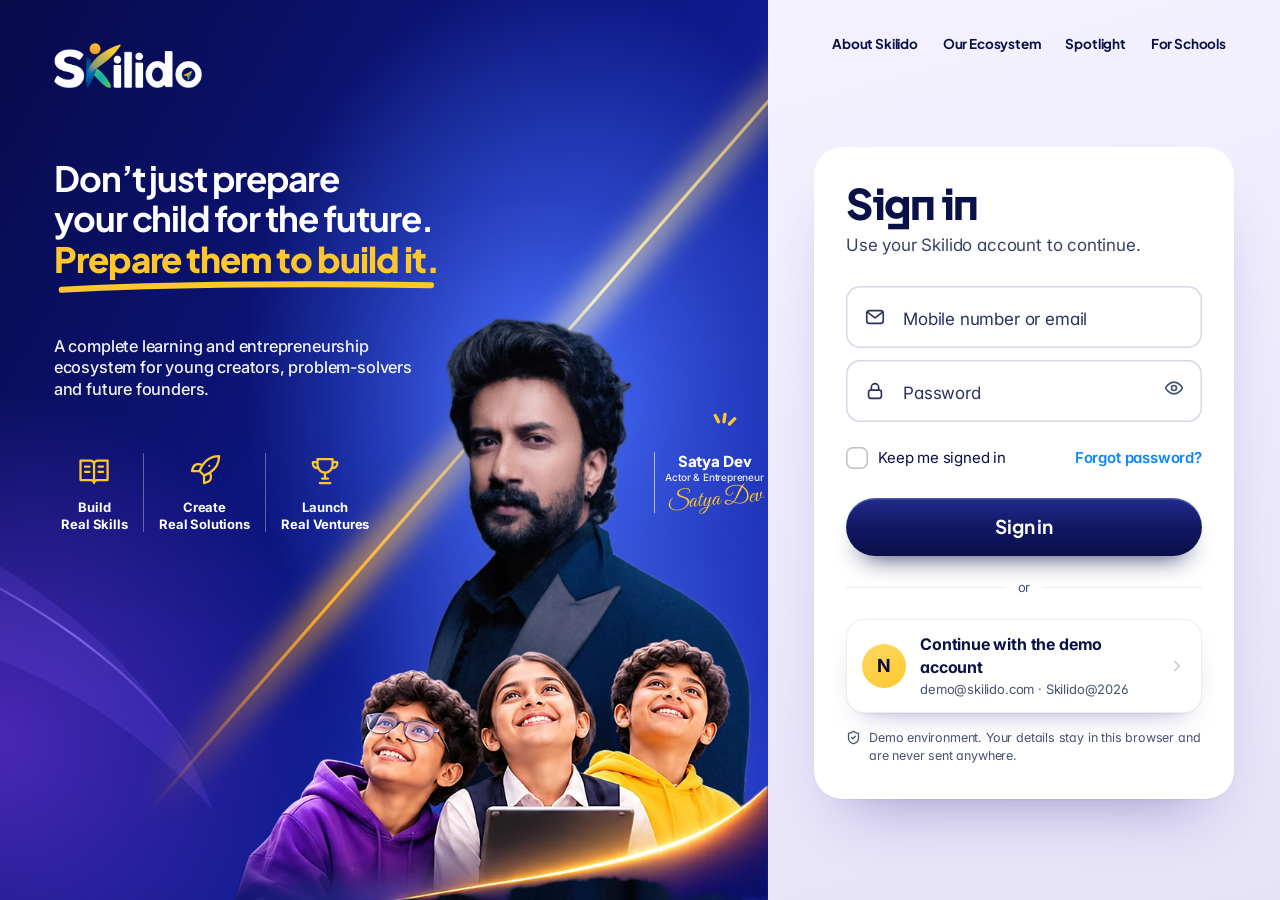
<file: index.html>
<!doctype html>
<html lang="en">
<head>
<meta charset="utf-8">
<meta name="viewport" content="width=device-width, initial-scale=1, viewport-fit=cover">
<title>Skilido</title>
<meta name="description" content="Skilido One: Learn, Ayati Academy, Skill Passport and LifeLab in one place, with one tap to FLY, FLY Bazaar, Spotlight and Icons Family Club.">
<meta name="theme-color" content="#F5F5F7">
<meta name="robots" content="noindex">
<link rel="icon" href="https://skilido.com/favicon-32.png">
<link rel="preconnect" href="https://fonts.googleapis.com">
<link rel="preconnect" href="https://fonts.gstatic.com" crossorigin>
<link href="https://fonts.googleapis.com/css2?family=Inter:opsz,wght@14..32,400..800&family=Plus+Jakarta+Sans:wght@600;700;800&family=Great+Vibes&display=swap" rel="stylesheet">
<link rel="stylesheet" href="styles.css?v=94">
<link rel="stylesheet" href="reference.css?v=94">
</head>
<body>
<a class="skip" href="#screen">Skip to content</a>

<svg width="0" height="0" style="position:absolute" aria-hidden="true">
  <defs>
    <symbol id="i-home" viewBox="0 0 24 24"><path d="m3 9 9-7 9 7v11a2 2 0 0 1-2 2H5a2 2 0 0 1-2-2z"/><path d="M9 22V12h6v10"/></symbol>
    <symbol id="i-book" viewBox="0 0 24 24"><path d="M2 3h6a4 4 0 0 1 4 4v14a3 3 0 0 0-3-3H2z"/><path d="M22 3h-6a4 4 0 0 0-4 4v14a3 3 0 0 1 3-3h7z"/></symbol>
    <symbol id="i-cap" viewBox="0 0 24 24"><path d="M21.42 10.92a1 1 0 0 0-.02-1.84l-8.57-3.9a2 2 0 0 0-1.66 0l-8.57 3.9a1 1 0 0 0 0 1.83l8.57 3.91a2 2 0 0 0 1.66 0z"/><path d="M22 10v6"/><path d="M6 12.5V16a6 3 0 0 0 12 0v-3.5"/></symbol>
    <symbol id="i-idcard" viewBox="0 0 24 24"><path d="M16 10h2"/><path d="M16 14h2"/><path d="M6.17 15a3 3 0 0 1 5.66 0"/><circle cx="9" cy="11" r="2"/><rect x="2" y="5" width="20" height="14" rx="2"/></symbol>
    <symbol id="i-bulb" viewBox="0 0 24 24"><path d="M15 14c.2-1 .7-1.7 1.5-2.5 1-.9 1.5-2.2 1.5-3.5A6 6 0 0 0 6 8c0 1 .2 2.2 1.5 3.5.7.7 1.3 1.5 1.5 2.5"/><path d="M9 18h6"/><path d="M10 22h4"/></symbol>
    <symbol id="i-rocket" viewBox="0 0 24 24"><path d="M4.5 16.5c-1.5 1.26-2 5-2 5s3.74-.5 5-2c.71-.84.7-2.13-.09-2.91a2.18 2.18 0 0 0-2.91-.09z"/><path d="m12 15-3-3a22 22 0 0 1 2-3.95A12.88 12.88 0 0 1 22 2c0 2.72-.78 7.5-6 11a22.35 22.35 0 0 1-4 2z"/><path d="M9 12H4s.55-3.03 2-4c1.62-1.08 5 0 5 0"/><path d="M12 15v5s3.03-.55 4-2c1.08-1.62 0-5 0-5"/></symbol>
    <symbol id="i-store" viewBox="0 0 24 24"><path d="m2 7 4.41-4.41A2 2 0 0 1 7.83 2h8.34a2 2 0 0 1 1.42.59L22 7"/><path d="M4 12v8a2 2 0 0 0 2 2h12a2 2 0 0 0 2-2v-8"/><path d="M15 22v-4a2 2 0 0 0-2-2h-2a2 2 0 0 0-2 2v4"/><path d="M2 7h20"/><path d="M22 7v3a2 2 0 0 1-2 2 2.7 2.7 0 0 1-1.59-.63.7.7 0 0 0-.82 0A2.7 2.7 0 0 1 16 12a2.7 2.7 0 0 1-1.59-.63.7.7 0 0 0-.82 0A2.7 2.7 0 0 1 12 12a2.7 2.7 0 0 1-1.59-.63.7.7 0 0 0-.82 0A2.7 2.7 0 0 1 8 12a2.7 2.7 0 0 1-1.59-.63.7.7 0 0 0-.82 0A2.7 2.7 0 0 1 4 12a2 2 0 0 1-2-2V7"/></symbol>
    <symbol id="i-mic" viewBox="0 0 24 24"><path d="M12 2a3 3 0 0 0-3 3v7a3 3 0 0 0 6 0V5a3 3 0 0 0-3-3Z"/><path d="M19 10v2a7 7 0 0 1-14 0v-2"/><path d="M12 19v3"/></symbol>
    <symbol id="i-users" viewBox="0 0 24 24"><path d="M16 21v-2a4 4 0 0 0-4-4H6a4 4 0 0 0-4 4v2"/><circle cx="9" cy="7" r="4"/><path d="M22 21v-2a4 4 0 0 0-3-3.87"/><path d="M16 3.13a4 4 0 0 1 0 7.75"/></symbol>
    <symbol id="i-bell" viewBox="0 0 24 24"><path d="M6 8a6 6 0 0 1 12 0c0 7 3 9 3 9H3s3-2 3-9"/><path d="M10.3 21a1.94 1.94 0 0 0 3.4 0"/></symbol>
    <symbol id="i-search" viewBox="0 0 24 24"><circle cx="11" cy="11" r="8"/><path d="m21 21-4.3-4.3"/></symbol>
    <symbol id="i-down" viewBox="0 0 24 24"><path d="m6 9 6 6 6-6"/></symbol>
    <symbol id="i-check" viewBox="0 0 24 24"><path d="M20 6 9 17l-5-5"/></symbol>
    <symbol id="i-lock" viewBox="0 0 24 24"><rect x="3" y="11" width="18" height="11" rx="2"/><path d="M7 11V7a5 5 0 0 1 10 0v4"/></symbol>
    <symbol id="i-play" viewBox="0 0 24 24"><path d="M7 4.5v15l12-7.5z" fill="currentColor" stroke="none"/></symbol>
    <symbol id="i-download" viewBox="0 0 24 24"><path d="M21 15v4a2 2 0 0 1-2 2H5a2 2 0 0 1-2-2v-4"/><path d="m7 10 5 5 5-5"/><path d="M12 15V3"/></symbol>
    <symbol id="i-share" viewBox="0 0 24 24"><circle cx="18" cy="5" r="3"/><circle cx="6" cy="12" r="3"/><circle cx="18" cy="19" r="3"/><path d="m8.59 13.51 6.83 3.98"/><path d="m15.41 6.51-6.82 3.98"/></symbol>
    <symbol id="i-star" viewBox="0 0 24 24"><path d="M12 2l3.09 6.26L22 9.27l-5 4.87 1.18 6.88L12 17.77l-6.18 3.25L7 14.14 2 9.27l6.91-1.01z"/></symbol>
    <symbol id="i-ext" viewBox="0 0 24 24"><path d="M7 17 17 7"/><path d="M7 7h10v10"/></symbol>
    <symbol id="i-back" viewBox="0 0 24 24"><path d="M19 12H5"/><path d="m12 19-7-7 7-7"/></symbol>
    <symbol id="i-x" viewBox="0 0 24 24"><path d="M18 6 6 18"/><path d="m6 6 12 12"/></symbol>
    <symbol id="i-arrow" viewBox="0 0 24 24"><path d="M5 12h14"/><path d="m12 5 7 7-7 7"/></symbol>
    <symbol id="i-chev" viewBox="0 0 24 24"><path d="m9 18 6-6-6-6"/></symbol>
    <symbol id="i-logout" viewBox="0 0 24 24"><path d="M9 21H5a2 2 0 0 1-2-2V5a2 2 0 0 1 2-2h4"/><path d="m16 17 5-5-5-5"/><path d="M21 12H9"/></symbol>
    <symbol id="i-clock" viewBox="0 0 24 24"><circle cx="12" cy="12" r="10"/><path d="M12 6v6l4 2"/></symbol>
    <symbol id="i-award" viewBox="0 0 24 24"><circle cx="12" cy="8" r="6"/><path d="M15.477 12.89 17 22l-5-3-5 3 1.523-9.11"/></symbol>
    <symbol id="i-video" viewBox="0 0 24 24"><path d="m22 8-6 4 6 4V8Z"/><rect x="2" y="6" width="14" height="12" rx="2"/></symbol>
    <symbol id="i-shield" viewBox="0 0 24 24"><path d="M20 13c0 5-3.5 7.5-7.66 8.95a1 1 0 0 1-.67-.01C7.5 20.5 4 18 4 13V6a1 1 0 0 1 1-1c2 0 4.5-1.2 6.24-2.72a1.17 1.17 0 0 1 1.52 0C14.51 3.81 17 5 19 5a1 1 0 0 1 1 1z"/><path d="m9 12 2 2 4-4"/></symbol>
    <symbol id="i-sparkle" viewBox="0 0 24 24"><path d="M9.94 14.06 2 12l7.94-2.06L12 2l2.06 7.94L22 12l-7.94 2.06L12 22z"/></symbol>
    <symbol id="i-plus" viewBox="0 0 24 24"><path d="M12 5v14"/><path d="M5 12h14"/></symbol>
    <symbol id="i-drop" viewBox="0 0 24 24"><path d="M12 22a7 7 0 0 0 7-7c0-2-1-3.9-3-5.5s-3.5-4-4-6.5c-.5 2.5-2 4.9-4 6.5C6 11.1 5 13 5 15a7 7 0 0 0 7 7z"/></symbol>
    <symbol id="i-leaf" viewBox="0 0 24 24"><path d="M11 20A7 7 0 0 1 9.8 6.1C15.5 5 17 4.48 19 2c1 2 2 4.18 2 8 0 5.5-4.78 10-10 10Z"/><path d="M2 21c0-3 1.85-5.36 5.08-6C9.5 14.52 12 13 13 12"/></symbol>
    <symbol id="i-traffic" viewBox="0 0 24 24"><rect x="7" y="2" width="10" height="20" rx="3"/><circle cx="12" cy="7" r="1.5"/><circle cx="12" cy="12" r="1.5"/><circle cx="12" cy="17" r="1.5"/></symbol>
    <symbol id="i-library" viewBox="0 0 24 24"><path d="m16 6 4 14"/><path d="M12 6v14"/><path d="M8 8v12"/><path d="M4 4v16"/></symbol>
    <symbol id="i-mask" viewBox="0 0 24 24"><path d="M2 10s3-3 3-8c2 0 4 1 7 1s5-1 7-1c0 5 3 8 3 8"/><path d="M4 10c0 6 3.5 11 8 11s8-5 8-11"/><path d="M9 16c1.5 1.5 4.5 1.5 6 0"/></symbol>
    <symbol id="i-grid" viewBox="0 0 24 24"><rect x="3" y="3" width="7" height="7" rx="1.5"/><rect x="14" y="3" width="7" height="7" rx="1.5"/><rect x="3" y="14" width="7" height="7" rx="1.5"/><rect x="14" y="14" width="7" height="7" rx="1.5"/></symbol>
    <symbol id="i-cal" viewBox="0 0 24 24"><rect x="3" y="4" width="18" height="18" rx="2"/><path d="M16 2v4"/><path d="M8 2v4"/><path d="M3 10h18"/></symbol>
    <symbol id="i-layers" viewBox="0 0 24 24"><path d="M12.83 2.18a2 2 0 0 0-1.66 0L2.6 6.08a1 1 0 0 0 0 1.83l8.58 3.91a2 2 0 0 0 1.66 0l8.58-3.9a1 1 0 0 0 0-1.83Z"/><path d="m22 17.65-9.17 4.16a2 2 0 0 1-1.66 0L2 17.65"/><path d="m22 12.65-9.17 4.16a2 2 0 0 1-1.66 0L2 12.65"/></symbol>
    <symbol id="i-crown" viewBox="0 0 24 24"><path d="M11.56 3.27a.5.5 0 0 1 .88 0l2.95 5.6a1 1 0 0 0 1.52.29L21.18 5.5a.5.5 0 0 1 .8.52l-2.83 10.25a1 1 0 0 1-.96.73H5.81a1 1 0 0 1-.96-.73L2.02 6.02a.5.5 0 0 1 .8-.52l4.27 3.66a1 1 0 0 0 1.52-.29z"/><path d="M5 21h14"/></symbol>
    <symbol id="i-eye" viewBox="0 0 24 24"><path d="M2 12s3-7 10-7 10 7 10 7-3 7-10 7-10-7-10-7Z"/><circle cx="12" cy="12" r="3"/></symbol>
    <symbol id="i-eyeoff" viewBox="0 0 24 24"><path d="m2 2 20 20"/><path d="M6.7 6.7C3.8 8.4 2 12 2 12s3 7 10 7a9.8 9.8 0 0 0 5.3-1.6"/><path d="M10.6 5.1A10 10 0 0 1 12 5c7 0 10 7 10 7a17 17 0 0 1-1.7 2.8"/><path d="M9.9 9.9a3 3 0 0 0 4.2 4.2"/></symbol>
    <symbol id="i-user" viewBox="0 0 24 24"><circle cx="12" cy="8" r="4"/><path d="M4 21a8 8 0 0 1 16 0"/></symbol>
    <symbol id="i-msg" viewBox="0 0 24 24"><path d="M21 15a2 2 0 0 1-2 2H7l-4 4V5a2 2 0 0 1 2-2h14a2 2 0 0 1 2 2z"/></symbol>
    <symbol id="i-heart" viewBox="0 0 24 24"><path d="M19 14c1.49-1.46 3-3.21 3-5.5A5.5 5.5 0 0 0 16.5 3c-1.76 0-3 .5-4.5 2-1.5-1.5-2.74-2-4.5-2A5.5 5.5 0 0 0 2 8.5c0 2.3 1.5 4.05 3 5.5l7 7Z"/></symbol>
    <symbol id="i-dice" viewBox="0 0 24 24"><rect x="3" y="3" width="18" height="18" rx="4"/><circle cx="8.5" cy="8.5" r="1.2" fill="currentColor"/><circle cx="15.5" cy="15.5" r="1.2" fill="currentColor"/><circle cx="12" cy="12" r="1.2" fill="currentColor"/></symbol>
    <symbol id="i-chart" viewBox="0 0 24 24"><path d="M3 3v18h18"/><path d="M18 17V9"/><path d="M13 17V5"/><path d="M8 17v-3"/></symbol>
    <symbol id="i-target" viewBox="0 0 24 24"><circle cx="12" cy="12" r="10"/><circle cx="12" cy="12" r="6"/><circle cx="12" cy="12" r="2"/></symbol>
    <symbol id="i-checkbox" viewBox="0 0 24 24"><rect x="3" y="3" width="18" height="18" rx="4"/><path d="m8 12 3 3 5-6"/></symbol>
    <symbol id="i-file" viewBox="0 0 24 24"><path d="M14 2H6a2 2 0 0 0-2 2v16a2 2 0 0 0 2 2h12a2 2 0 0 0 2-2V8z"/><path d="M14 2v6h6"/><path d="M8 13h8"/><path d="M8 17h5"/></symbol>
    <symbol id="i-trend" viewBox="0 0 24 24"><path d="m22 7-8.5 8.5-5-5L2 17"/><path d="M16 7h6v6"/></symbol>
    <symbol id="i-folder" viewBox="0 0 24 24"><path d="M4 20h16a2 2 0 0 0 2-2V8a2 2 0 0 0-2-2h-7.9a2 2 0 0 1-1.69-.9L9.6 3.9A2 2 0 0 0 7.93 3H4a2 2 0 0 0-2 2v13a2 2 0 0 0 2 2Z"/></symbol>
    <symbol id="i-box" viewBox="0 0 24 24"><path d="M21 8a2 2 0 0 0-1-1.73l-7-4a2 2 0 0 0-2 0l-7 4A2 2 0 0 0 3 8v8a2 2 0 0 0 1 1.73l7 4a2 2 0 0 0 2 0l7-4A2 2 0 0 0 21 16Z"/><path d="m3.3 7 8.7 5 8.7-5"/><path d="M12 22V12"/></symbol>
    <symbol id="i-image" viewBox="0 0 24 24"><rect x="3" y="3" width="18" height="18" rx="2"/><circle cx="9" cy="9" r="2"/><path d="m21 15-3.1-3.1a2 2 0 0 0-2.8 0L6 21"/></symbol>
  </defs>
</svg>

<div id="root"></div>

<div class="wash" id="wash" hidden><span class="wash-ic" id="wash-ic"></span><b id="wash-name"></b></div>
<div class="toast" id="toast" role="status" aria-live="polite" hidden></div>
<script src="app.js?v=94" defer></script>
</body>
</html>
</file>
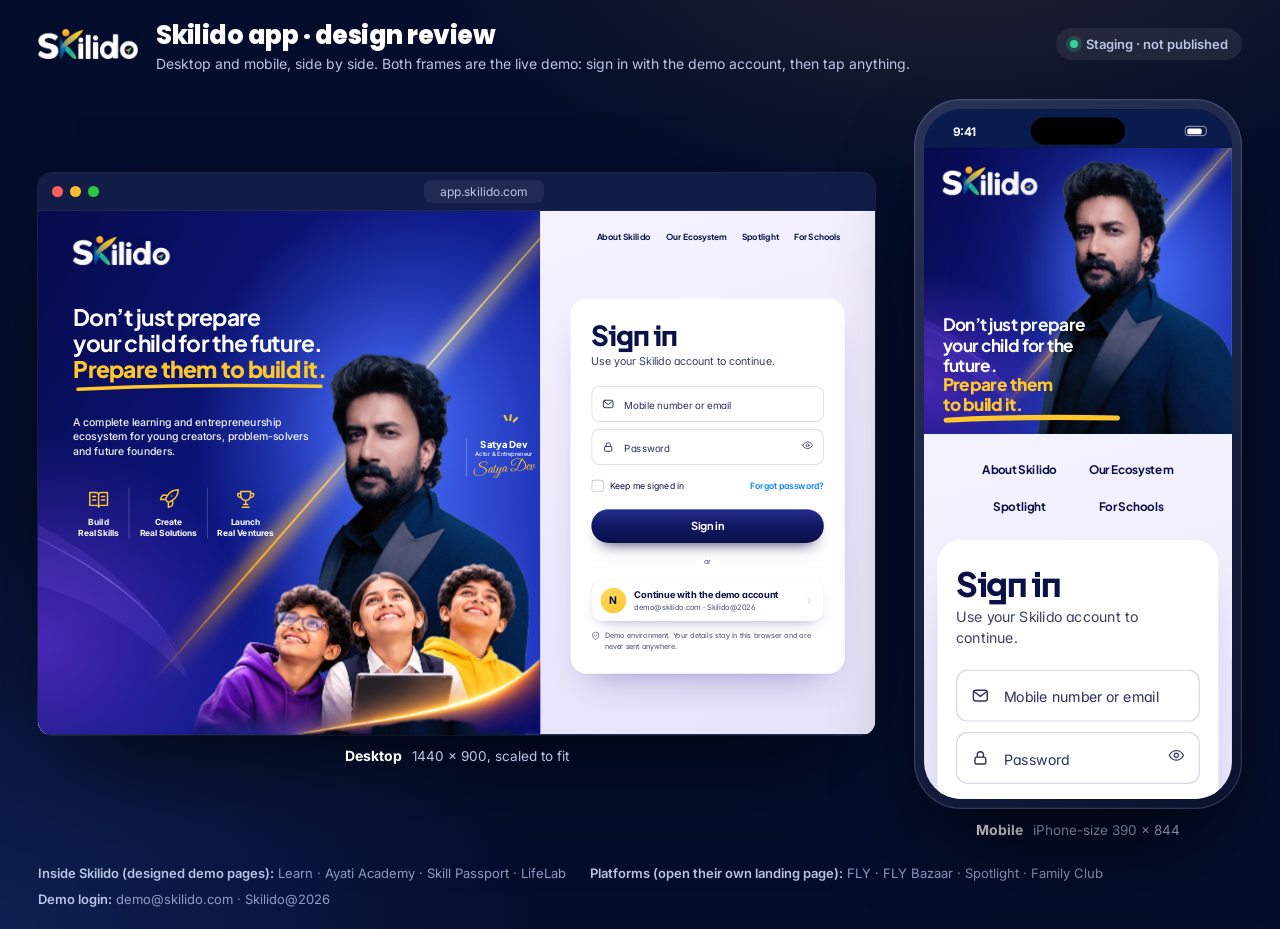
<file: showcase.html>
<!doctype html>
<html lang="en">
<head>
<meta charset="utf-8">
<meta name="viewport" content="width=device-width, initial-scale=1">
<title>Skilido App · Design review</title>
<meta name="robots" content="noindex">
<link rel="icon" href="https://skilido.com/favicon-32.png">
<link rel="preconnect" href="https://fonts.googleapis.com">
<link rel="preconnect" href="https://fonts.gstatic.com" crossorigin>
<link href="https://fonts.googleapis.com/css2?family=Poppins:wght@700;800&family=Inter:wght@400;500;600;700&display=swap" rel="stylesheet">
<style>
:root { --night: #050D2C; --sun: #FFC72C; --soft: #B9C5E6; --out: cubic-bezier(.23, 1, .32, 1); color-scheme: dark; }
* { box-sizing: border-box; margin: 0; padding: 0; }
html, body { background: var(--night); }
body { min-height: 100svh; display: flex; flex-direction: column; font-family: "Inter", system-ui, sans-serif; color: #fff; -webkit-font-smoothing: antialiased; overflow-x: clip;
  background: radial-gradient(900px 500px at 75% -10%, rgba(255, 199, 44, .12), transparent 60%), radial-gradient(900px 700px at 0% 100%, rgba(56, 120, 255, .18), transparent 60%), var(--night); }
::selection { background: var(--sun); color: var(--night); }
a { color: inherit; }
:focus-visible { outline: 3px solid var(--sun); outline-offset: 3px; border-radius: 8px; }

.top { display: flex; align-items: center; gap: 18px; flex-wrap: wrap; padding: 16px clamp(16px, 3vw, 40px) 0; }
.top img { height: 30px; width: auto; }
.top h1 { font-family: "Poppins", sans-serif; font-weight: 800; font-size: clamp(20px, 2vw, 26px); letter-spacing: -.02em; }
.top p { color: var(--soft); font-size: 14px; }
.top .live { margin-left: auto; display: inline-flex; align-items: center; gap: 8px; padding: 8px 14px; border-radius: 999px; background: rgba(255, 255, 255, .07); font-size: 13px; font-weight: 600; color: var(--soft); }
.live i { width: 8px; height: 8px; border-radius: 50%; background: #34D399; box-shadow: 0 0 0 4px rgba(52, 211, 153, .2); }

.show { flex: 1; display: grid; grid-template-columns: minmax(0, 1fr) auto; gap: clamp(20px, 3vw, 48px); align-items: center; padding: clamp(16px, 3vh, 32px) clamp(16px, 3vw, 40px); }
figure { display: grid; gap: 12px; justify-items: center; animation: up .9s var(--out) both; }
figure:nth-child(2) { animation-delay: .12s; }
@keyframes up { from { opacity: .001; transform: translateY(24px); } }
figcaption { display: flex; gap: 10px; align-items: baseline; font-size: 13.5px; color: var(--soft); }
figcaption b { color: #fff; font-size: 14px; }

/* desktop browser frame, scaled to fit */
.desk { width: 100%; }
.browser { width: 100%; border-radius: 14px; overflow: hidden; background: #0A1640; box-shadow: 0 50px 100px -40px rgba(0, 0, 0, .8), 0 0 0 1px rgba(255, 255, 255, .1); }
.chrome { height: 38px; display: flex; align-items: center; gap: 7px; padding: 0 14px; background: #121D47; border-bottom: 1px solid rgba(255, 255, 255, .06); }
.chrome i { width: 11px; height: 11px; border-radius: 50%; background: #2C3A6E; }
.chrome i:nth-child(1) { background: #FF5F57; } .chrome i:nth-child(2) { background: #FEBC2E; } .chrome i:nth-child(3) { background: #28C840; }
.url { margin: 0 auto; padding: 4px 16px; border-radius: 8px; background: rgba(255, 255, 255, .06); font-size: 12px; color: var(--soft); }
.viewport { position: relative; overflow: hidden; }
.viewport iframe { position: absolute; left: 0; top: 0; border: 0; transform-origin: 0 0; background: #081540; }

/* phone frame */
.phone { width: 390px; height: 844px; border-radius: 56px; padding: 12px; background: linear-gradient(145deg, #2A3358, #0B1230); box-shadow: 0 60px 120px -40px rgba(0, 0, 0, .9), inset 0 0 0 1.5px rgba(255, 255, 255, .14); position: relative; transform-origin: top center; }
.phone::before { content: ""; position: absolute; top: 22px; left: 50%; transform: translateX(-50%); width: 112px; height: 32px; border-radius: 20px; background: #000; z-index: 2; }
.phone-screen { width: 366px; height: 820px; border-radius: 44px; overflow: hidden; background: #0A1B4D; display: flex; flex-direction: column; }
.phone-status { height: 46px; flex-shrink: 0; display: flex; align-items: center; justify-content: space-between; padding: 6px 30px 0 34px; font-size: 14px; font-weight: 700; color: #fff; }
.phone-status i { width: 26px; height: 12px; border-radius: 4px; border: 1.5px solid rgba(255,255,255,.7); position: relative; }
.phone-status i::after { content: ""; position: absolute; inset: 1.5px 5px 1.5px 1.5px; border-radius: 2px; background: #fff; }
.phone iframe { width: 366px; flex: 1; border: 0; display: block; background: #081540; }
.phone-wrap { display: grid; justify-items: center; }

.foot { padding: 0 clamp(16px, 3vw, 40px) 22px; display: flex; gap: 10px 24px; flex-wrap: wrap; font-size: 13px; color: #8E9BC2; }
.foot b { color: var(--soft); font-weight: 600; }

@media (max-width: 1000px) {
  .show { grid-template-columns: 1fr; }
  .top .live { margin-left: 0; }
}
@media (prefers-reduced-motion: reduce) { figure { animation: none; } }
</style>
</head>
<body>
<header class="top">
  <img src="assets/brand/skilido-light.webp" alt="Skilido" width="100" height="30">
  <div>
    <h1>Skilido app · design review</h1>
    <p>Desktop and mobile, side by side. Both frames are the live demo: sign in with the demo account, then tap anything.</p>
  </div>
  <span class="live"><i aria-hidden="true"></i>Staging · not published</span>
</header>

<main class="show">
  <figure class="desk">
    <div class="browser">
      <div class="chrome" aria-hidden="true"><i></i><i></i><i></i><span class="url">app.skilido.com</span></div>
      <div class="viewport" id="vp"><iframe id="desk-frame" src="index.html?f=d" title="Desktop view of the Skilido app" width="1440" height="900"></iframe></div>
    </div>
    <figcaption><b>Desktop</b> 1440 × 900, scaled to fit</figcaption>
  </figure>

  <figure class="phone-wrap">
    <div class="phone" id="phone"><div class="phone-screen"><div class="phone-status" aria-hidden="true"><span>9:41</span><i></i></div><iframe src="index.html?f=m" title="Mobile view of the Skilido app"></iframe></div></div>
    <figcaption><b>Mobile</b> iPhone-size 390 × 844</figcaption>
  </figure>
</main>

<footer class="foot">
  <span><b>Inside Skilido (designed demo pages):</b> Learn · Ayati Academy · Skill Passport · LifeLab</span>
  <span><b>Platforms (open their own landing page):</b> FLY · FLY Bazaar · Spotlight · Family Club</span>
  <span><b>Demo login:</b> demo@skilido.com · Skilido@2026</span>
</footer>

<script>
(() => {
  const vp = document.getElementById("vp"), fr = document.getElementById("desk-frame"), phone = document.getElementById("phone");
  function fit() {
    const w = vp.clientWidth, s = w / 1440;
    fr.style.transform = `scale(${s})`;
    vp.style.height = 900 * s + "px";
    // keep the phone within the screen height on short displays
    const wide = innerWidth > 1000;
    const byH = wide ? Math.max(.55, (innerHeight - 190) / 844) : 1;
    const byW = (innerWidth - 32) / 390;
    const ps = Math.min(1, byH, byW);
    phone.style.transform = ps < 1 ? `scale(${ps})` : "";
    phone.style.marginBottom = ps < 1 ? `${-(844 * (1 - ps))}px` : "";
    phone.style.marginInline = ps < 1 ? `${-(390 * (1 - ps)) / 2}px` : "";
  }
  new ResizeObserver(fit).observe(vp);
  addEventListener("resize", fit);
  fit();
})();
</script>
</body>
</html>
</file>
<file: styles.css>
/* =====================================================================
   Skilido One · mobile-first. Base styles are for phones; larger screens
   are layered on with min-width queries (768px tablet, 1100px laptop).
   ===================================================================== */
:root {
  --bg: #F5F5F7; --card: #FFFFFF; --ink: #1D1D1F; --ink-2: #424245; --muted: #6E6E73; --line: rgba(0, 0, 0, .08);
  --navy: #0A1B4D; --sun: #FFC72C; --orange: #F26B1D;
  --r-xl: 28px; --r-lg: 22px; --r: 18px; --r-sm: 12px;
  --ease: cubic-bezier(0.23, 1, 0.32, 1);          /* strong ease-out for UI */
  --ease-io: cubic-bezier(0.77, 0, 0.175, 1);
  --spring: cubic-bezier(0.32, 0.72, 0, 1);         /* iOS sheet-like curve */
  --sh-1: 0 1px 2px rgba(0, 0, 0, .04), 0 6px 20px -10px rgba(0, 0, 0, .12);
  --sh-2: 0 2px 6px rgba(0, 0, 0, .05), 0 24px 48px -20px rgba(0, 0, 0, .22);
  --font: -apple-system, BlinkMacSystemFont, "SF Pro Text", "Inter", system-ui, sans-serif;
  --display: "Plus Jakarta Sans", -apple-system, BlinkMacSystemFont, "Inter", system-ui, sans-serif;
  --gbar: 56px;
  color-scheme: light;
}
@property --p { syntax: "<number>"; inherits: false; initial-value: 0; }
@media (min-width: 1100px) { :root { --gbar: 64px; } }

* { box-sizing: border-box; margin: 0; padding: 0; }
html { -webkit-text-size-adjust: 100%; background: var(--bg); scroll-padding-top: calc(var(--gbar) + 60px); }
body { font-family: var(--font); font-feature-settings: "cv11", "ss01"; background: var(--bg); color: var(--ink); line-height: 1.47; letter-spacing: -.011em; -webkit-font-smoothing: antialiased; overflow-x: clip; }
img, svg { display: block; max-width: 100%; }
a { color: inherit; text-decoration: none; -webkit-tap-highlight-color: transparent; }
button, input, textarea { font: inherit; color: inherit; letter-spacing: inherit; }
button { background: none; border: 0; cursor: pointer; -webkit-tap-highlight-color: transparent; }
[hidden] { display: none !important; }
::selection { background: rgba(10, 132, 255, .22); }
:focus-visible { outline: 3px solid rgba(10, 132, 255, .55); outline-offset: 2px; border-radius: 10px; }
h1:focus, main:focus { outline: none; }
.ic { width: 1.15em; height: 1.15em; fill: none; stroke: currentColor; stroke-width: 2; stroke-linecap: round; stroke-linejoin: round; flex-shrink: 0; }
.skip { position: absolute; left: 12px; top: -60px; z-index: 300; background: var(--ink); color: #fff; padding: 10px 16px; border-radius: 10px; font-weight: 600; }
.skip:focus { top: 12px; }
.wrap { width: 100%; max-width: 1180px; margin: 0 auto; padding: 0 16px; }
@media (min-width: 768px) { .wrap { padding: 0 28px; } }
.fine { display: flex; gap: 8px; align-items: flex-start; font-size: 12.5px; color: var(--muted); margin-top: 16px; }
.fine .ic { width: 15px; height: 15px; margin-top: 1px; }

/* ---------- buttons, links, tags ---------- */
.btn { --b: var(--ink); --f: #fff; position: relative; display: inline-flex; align-items: center; justify-content: center; gap: 8px; min-height: 48px; padding: 0 22px; border-radius: 999px; background: var(--b); color: var(--f); font-weight: 600; font-size: 16px; transition: transform .15s var(--ease), filter .2s, box-shadow .25s; }
.btn:active { transform: scale(.97); }
.btn:hover { filter: brightness(1.06); }
.btn-sm { min-height: 44px; padding: 0 18px; font-size: 15px; }
.btn-block { width: 100%; }
.btn-primary { --b: var(--navy); }
.btn-acc { --b: var(--c, #0A84FF); box-shadow: 0 10px 22px -12px var(--c, #0A84FF); }
.btn-white { --b: #fff; --f: var(--ink); }
.btn-ghost { --b: #fff; --f: var(--ink); box-shadow: inset 0 0 0 1px var(--line); }
.btn .ic { width: 18px; height: 18px; }
.btn.busy { color: transparent; pointer-events: none; }
.btn.busy::after { content: ""; position: absolute; width: 20px; height: 20px; border-radius: 50%; border: 2.5px solid rgba(255, 255, 255, .35); border-top-color: #fff; animation: spin .7s linear infinite; }
@keyframes spin { to { transform: rotate(360deg); } }
.btn-row { display: grid; grid-template-columns: 1fr 1fr; gap: 10px; margin-top: 16px; }
.tlink { display: inline-flex; align-items: center; gap: 2px; min-height: 44px; color: var(--c, #0A84FF); font-weight: 600; font-size: 15px; }
.tlink .ic { width: 16px; height: 16px; transition: transform .25s var(--ease); }
.tlink:hover .ic { transform: translateX(3px); }
.tlink-lg { font-size: 17px; }
.tag { display: inline-flex; align-items: center; gap: 4px; padding: 3px 10px; border-radius: 999px; font-size: 12px; font-weight: 600; color: color-mix(in srgb, var(--c, #16A34A) 80%, #000); background: color-mix(in srgb, var(--c, #16A34A) 12%, #fff); white-space: nowrap; }
.tag-g { --c: #71717A; }
.tag-p { --c: #C026D3; }
.tag-w { background: rgba(255, 255, 255, .92); color: var(--ink); }
.tag-c { color: color-mix(in srgb, var(--c) 80%, #000); }
.av { width: 34px; height: 34px; border-radius: 50%; display: grid; place-items: center; background: linear-gradient(150deg, #FFD966, var(--sun)); color: var(--navy); font-weight: 700; font-size: 14px; flex-shrink: 0; transition: transform .15s var(--ease); }
.av:active { transform: scale(.94); }
.av-l { width: 48px; height: 48px; font-size: 19px; }
.ibtn { position: relative; width: 44px; height: 44px; border-radius: 50%; display: grid; place-items: center; color: var(--ink-2); transition: background-color .2s, transform .15s var(--ease); }
.ibtn:hover { background: rgba(0, 0, 0, .05); }
.ibtn:active { transform: scale(.92); }
.ibtn .ic { width: 21px; height: 21px; }
.dot { position: absolute; top: 11px; right: 12px; width: 8px; height: 8px; border-radius: 50%; background: #FF3B30; box-shadow: 0 0 0 2px #fff; }

/* ---------- floating-label fields ---------- */
.fld { position: relative; }
.fld input, .fld textarea { width: 100%; min-height: 56px; padding: 24px 16px 8px; border: 0; border-radius: 14px; background: #fff; box-shadow: inset 0 0 0 1px rgba(0, 0, 0, .14); font-size: 17px; outline: 0; transition: box-shadow .2s; resize: vertical; }
.fld label { position: absolute; left: 17px; top: 18px; font-size: 17px; color: var(--muted); pointer-events: none; transform-origin: left top; transition: transform .2s var(--ease), color .2s; }
.fld input:focus, .fld textarea:focus { box-shadow: inset 0 0 0 2px #0A84FF, 0 0 0 4px rgba(10, 132, 255, .15); }
.fld input:focus + label, .fld input:not(:placeholder-shown) + label, .fld textarea:focus + label, .fld textarea:not(:placeholder-shown) + label { transform: translateY(-10px) scale(.74); color: var(--ink-2); }
.fld.bad input, .fld.bad textarea { box-shadow: inset 0 0 0 2px #FF3B30, 0 0 0 4px rgba(255, 59, 48, .12); }
.fld-pw input { padding-right: 56px; }
.eye { position: absolute; right: 6px; top: 6px; width: 44px; height: 44px; border-radius: 12px; display: grid; place-items: center; color: var(--muted); }
.eye:hover { color: var(--ink); }
.eye .ic { width: 20px; height: 20px; }
.ferr { display: block; min-height: 0; font-size: 13px; font-weight: 500; color: #D70015; }
.ferr:not(:empty) { margin-top: 6px; }
.fld + .ferr + .fld, .ferr + .fld { margin-top: 12px; }
.shake { animation: shake .4s var(--ease); }
@keyframes shake { 20% { transform: translateX(-7px); } 40% { transform: translateX(6px); } 60% { transform: translateX(-3px); } 80% { transform: translateX(2px); } }

/* ================= LOGIN ================= */
.login { min-height: 100svh; display: grid; background: var(--bg); }
.login-art { display: none; }
.login-main { display: grid; place-items: start center; padding: max(40px, env(safe-area-inset-top)) 20px 40px; }
.lcard { width: 100%; max-width: 400px; animation: rise .6s var(--ease) both; }
.lc-logo { height: 34px; width: auto; margin-bottom: 30px; }
.lcard h1 { font-family: var(--display); font-weight: 700; font-size: 34px; letter-spacing: -.025em; line-height: 1.1; }
.lc-sub { color: var(--muted); font-size: 17px; margin: 6px 0 24px; }
.lrow { display: flex; align-items: center; justify-content: space-between; gap: 10px; margin: 14px 0 18px; }
.chk { display: inline-flex; align-items: center; gap: 10px; min-height: 44px; font-size: 15px; cursor: pointer; }
.chk input { position: absolute; opacity: 0; pointer-events: none; }
.chk .box { width: 22px; height: 22px; border-radius: 7px; display: grid; place-items: center; box-shadow: inset 0 0 0 1.5px rgba(0, 0, 0, .25); color: transparent; transition: background-color .2s, box-shadow .2s, color .2s; }
.chk .box .ic { width: 14px; height: 14px; stroke-width: 3; transform: scale(.4); transition: transform .25s var(--ease); }
.chk input:checked + .box { background: #0A84FF; box-shadow: none; color: #fff; }
.chk input:checked + .box .ic { transform: none; }
.chk input:focus-visible + .box { outline: 3px solid rgba(10, 132, 255, .55); outline-offset: 2px; }
.lrow .tlink { font-size: 15px; color: #0A84FF; }
.or { display: flex; align-items: center; gap: 14px; margin: 22px 0; color: var(--muted); font-size: 13px; }
.or::before, .or::after { content: ""; flex: 1; height: 1px; background: var(--line); }
.demo { width: 100%; display: flex; align-items: center; gap: 14px; padding: 14px 16px; border-radius: 18px; background: #fff; box-shadow: var(--sh-1), inset 0 0 0 1px var(--line); text-align: left; transition: transform .15s var(--ease), box-shadow .25s; }
.demo:hover { box-shadow: var(--sh-2), inset 0 0 0 1px var(--line); }
.demo:active { transform: scale(.98); }
.demo:disabled { opacity: .7; }
.demo-av { width: 44px; height: 44px; border-radius: 50%; display: grid; place-items: center; background: linear-gradient(150deg, #FFD966, var(--sun)); color: var(--navy); font-weight: 700; font-size: 18px; flex-shrink: 0; }
.demo-t { flex: 1; min-width: 0; display: grid; }
.demo-t b { font-size: 16px; font-weight: 600; }
.demo-t small { font-size: 13px; color: var(--muted); overflow-wrap: anywhere; }
.demo > .ic { width: 18px; height: 18px; color: #C7C7CC; }
@media (min-width: 1000px) {
  .login { grid-template-columns: minmax(0, 1fr) minmax(0, 1fr); }
  .login-art { position: relative; overflow: hidden; display: flex; flex-direction: column; padding: 44px 52px; color: #fff; isolation: isolate;
    background: radial-gradient(70% 60% at 85% 0%, rgba(255, 199, 44, .22), transparent 60%), radial-gradient(70% 70% at 0% 100%, rgba(10, 132, 255, .35), transparent 60%), linear-gradient(165deg, #0A1B4D, #13307F); }
  .la-logo { height: 40px; width: auto; align-self: flex-start; }
  .orbit { position: relative; width: min(420px, 78%); aspect-ratio: 1; margin: auto; animation: spin 70s linear infinite; }
  .orbit::before { content: ""; position: absolute; inset: 13%; border-radius: 50%; border: 1px dashed rgba(255, 255, 255, .22); }
  .orbit-core { position: absolute; inset: 34%; border-radius: 50%; display: grid; place-items: center; background: rgba(255, 255, 255, .08); box-shadow: inset 0 0 0 1px rgba(255, 255, 255, .14); backdrop-filter: blur(6px); animation: spin 70s linear infinite reverse; }
  .orbit-core img { width: 72%; height: auto; }
  .orb { --a: calc(var(--i) * 45deg); position: absolute; left: 50%; top: 50%; width: 62px; height: 62px; margin: -31px; border-radius: 19px; display: grid; place-items: center; color: #fff;
    background: linear-gradient(150deg, color-mix(in srgb, var(--c) 72%, #fff), var(--c)); box-shadow: 0 16px 30px -12px var(--c), inset 0 1px 0 rgba(255, 255, 255, .4);
    transform: rotate(var(--a)) translateY(calc(min(420px, 39vw) * -.37)) rotate(calc(var(--a) * -1)); animation: orbIn .9s var(--ease) both; animation-delay: calc(.1s + var(--i) * 70ms); }
  .orb .ic { width: 27px; height: 27px; animation: spin 70s linear infinite reverse; }
  @keyframes orbIn { from { opacity: 0; scale: .4; } }
  .la-line { font-family: var(--display); font-weight: 700; font-size: clamp(34px, 3.4vw, 50px); letter-spacing: -.03em; line-height: 1.05; }
  .la-line span { color: var(--sun); }
  .login-main { place-items: center; }
  .lcard { max-width: 420px; }
  .lc-logo { display: none; }
  .lcard h1 { font-size: 40px; }
}

/* ================= SHELL ================= */
.gbar { position: sticky; top: 0; z-index: 60; height: calc(var(--gbar) + env(safe-area-inset-top)); padding-top: env(safe-area-inset-top); background: rgba(245, 245, 247, .78); backdrop-filter: saturate(180%) blur(20px); -webkit-backdrop-filter: saturate(180%) blur(20px); box-shadow: 0 1px 0 var(--line); }
.gbar-in { height: var(--gbar); max-width: 1180px; margin: 0 auto; padding: 0 8px 0 16px; display: flex; align-items: center; gap: 12px; }
.g-logo img { height: 26px; width: auto; }
.gnav { display: none; }
.g-end { margin-left: auto; display: flex; align-items: center; gap: 4px; }
.me { position: relative; }
.me .av { width: 36px; height: 36px; margin: 0 4px; }
.me-menu { position: absolute; right: 0; top: calc(100% + 10px); z-index: 90; width: 272px; padding: 8px; border-radius: 18px; background: rgba(255, 255, 255, .96); backdrop-filter: blur(20px); box-shadow: var(--sh-2), 0 0 0 1px var(--line); transform-origin: top right; animation: pop .22s var(--ease); }
.me-h { display: flex; gap: 12px; align-items: center; padding: 10px; }
.me-h > span:last-child { display: grid; min-width: 0; }
.me-h b { font-size: 15px; }
.me-h small { font-size: 13px; color: var(--muted); }
.me-ctx { font-size: 13px; color: var(--muted); padding: 0 10px 10px; border-bottom: 1px solid var(--line); margin-bottom: 6px; }
.me-menu button { display: flex; align-items: center; gap: 10px; width: 100%; min-height: 44px; padding: 0 10px; border-radius: 10px; font-weight: 500; font-size: 15px; color: #D70015; }
.me-menu button:hover { background: rgba(0, 0, 0, .04); }
@keyframes pop { from { opacity: 0; transform: scale(.95) translateY(-4px); } }
.screen { min-height: calc(100svh - var(--gbar)); padding-bottom: calc(92px + env(safe-area-inset-bottom)); }

.tabbar { position: fixed; z-index: 60; left: 0; right: 0; bottom: 0; display: grid; grid-template-columns: repeat(5, 1fr); padding: 6px 8px calc(6px + env(safe-area-inset-bottom)); background: rgba(250, 250, 252, .86); backdrop-filter: saturate(180%) blur(20px); -webkit-backdrop-filter: saturate(180%) blur(20px); box-shadow: 0 -1px 0 var(--line); }
.tbl { position: relative; z-index: 1; display: flex; flex-direction: column; align-items: center; justify-content: center; gap: 2px; min-height: 52px; font-size: 10.5px; font-weight: 600; color: #8E8E93; transition: color .2s; }
.tbl .ic { width: 24px; height: 24px; stroke-width: 1.9; transition: transform .3s var(--spring); }
.tbl[aria-current="page"] { color: var(--ink); }
.tbl[aria-current="page"] .ic { transform: translateY(-1px) scale(1.05); }
.tbl:active .ic { transform: scale(.85); }
.tpill { position: absolute; left: 0; top: 6px; height: 52px; border-radius: 16px; background: rgba(0, 0, 0, .05); transition: transform .4s var(--spring), width .4s var(--spring); }

@media (min-width: 1100px) {
  .gbar-in { padding: 0 28px; gap: 28px; }
  .g-logo img { height: 30px; }
  .gnav { position: relative; display: flex; gap: 2px; padding: 4px; border-radius: 999px; background: rgba(0, 0, 0, .04); }
  .gl { position: relative; z-index: 1; display: inline-flex; align-items: center; gap: 8px; min-height: 40px; padding: 0 16px; border-radius: 999px; font-size: 14px; font-weight: 500; color: var(--ink-2); transition: color .2s; white-space: nowrap; }
  .gl .ic { width: 17px; height: 17px; }
  .gl:hover { color: var(--ink); }
  .gl[aria-current="page"] { color: var(--ink); font-weight: 600; }
  .gpill { position: absolute; left: 0; top: 4px; bottom: 4px; border-radius: 999px; background: #fff; box-shadow: 0 1px 3px rgba(0, 0, 0, .1), 0 4px 12px -4px rgba(0, 0, 0, .12); transition: transform .4s var(--spring), width .4s var(--spring); }
  .tabbar { display: none; }
  .screen { padding-bottom: 72px; }
}

/* ================= PRODUCT PORTALS · shared design language =================
   Glossy icon tiles, soft pastel cards, a yellow swoosh, deep navy headings.
   Mobile first; tablet (768px) and laptop (1100px) layered on top. */
.prod { --c: #0A84FF; --d: #0040A8; --t: #EAF4FF; --navy-ink: #0B1846; background: linear-gradient(180deg, var(--t) 0, var(--bg) 520px); min-height: 100%; }
.prod h1, .prod h2, .prod .pt, .prod b { color: var(--navy-ink); }

/* glossy icon tile */
.gi { --c: inherit; position: relative; display: inline-grid; place-items: center; flex-shrink: 0; width: 52px; height: 52px; border-radius: 16px; color: #fff;
  background: radial-gradient(120% 90% at 30% 10%, color-mix(in srgb, var(--c) 55%, #fff) 0%, var(--c) 55%, color-mix(in srgb, var(--c) 70%, #000) 130%);
  box-shadow: inset 0 2px 1px rgba(255, 255, 255, .55), inset 0 -3px 6px rgba(0, 0, 0, .14), 0 10px 18px -10px var(--c), 0 2px 4px -2px color-mix(in srgb, var(--c) 60%, transparent);
  transition: transform .45s var(--spring); }
.gi::after { content: ""; position: absolute; left: 12%; right: 12%; top: 6%; height: 38%; border-radius: 999px; background: linear-gradient(180deg, rgba(255, 255, 255, .55), rgba(255, 255, 255, 0)); pointer-events: none; }
.gi .ic { position: relative; z-index: 1; width: 48%; height: 48%; stroke-width: 2.1; filter: drop-shadow(0 1px 1px rgba(0, 0, 0, .18)); }
.gi-xs { width: 28px; height: 28px; border-radius: 9px; }
.gi-sm { width: 42px; height: 42px; border-radius: 13px; }
.gi-md { width: 64px; height: 64px; border-radius: 20px; }
.gi-lg { width: 60px; height: 60px; border-radius: 19px; }
.gi-thumb { width: 64px; height: 64px; border-radius: 18px; }
.gi-hero { width: 148px; height: 148px; border-radius: 42px; }
.gi-hero .ic { width: 52%; height: 52%; stroke-width: 1.8; }

/* sticky section bar */
.lnav { position: sticky; top: calc(var(--gbar) + env(safe-area-inset-top)); z-index: 50; background: rgba(255, 255, 255, .72); backdrop-filter: saturate(180%) blur(22px); -webkit-backdrop-filter: saturate(180%) blur(22px); box-shadow: 0 1px 0 var(--line), 0 8px 24px -20px rgba(11, 24, 70, .35); }
.lnav-in { max-width: 1180px; margin: 0 auto; padding: 8px 16px 10px; display: grid; grid-template-columns: 1fr auto; grid-template-areas: "t d" "tabs tabs"; gap: 8px 10px; align-items: center; }
.ln-t { grid-area: t; display: inline-flex; align-items: center; gap: 10px; font-family: var(--display); font-weight: 800; font-size: 18px; letter-spacing: -.02em; color: var(--navy-ink); }
.ln-demo { grid-area: d; font-size: 11.5px; font-weight: 600; color: var(--muted); padding: 3px 10px; border-radius: 999px; background: #fff; box-shadow: inset 0 0 0 1px var(--line); }
.ltabs { grid-area: tabs; position: relative; display: flex; gap: 4px; overflow-x: auto; scrollbar-width: none; margin: 0 -16px; padding: 4px 16px; scroll-padding: 0 16px; }
.ltabs::-webkit-scrollbar { display: none; }
.lt { position: relative; z-index: 1; flex: 0 0 auto; display: inline-flex; align-items: center; gap: 7px; min-height: 40px; padding: 0 15px; border-radius: 999px; font-size: 14.5px; font-weight: 600; color: #4B5563; transition: color .25s; white-space: nowrap; }
.lt .ic { width: 17px; height: 17px; }
.lt:hover { color: var(--navy-ink); }
.lt[aria-current="page"] { color: #fff; }
.lpill { position: absolute; left: 0; top: 4px; height: 40px; border-radius: 999px; background: linear-gradient(180deg, color-mix(in srgb, var(--c) 82%, #fff), var(--c)); box-shadow: inset 0 1px 0 rgba(255, 255, 255, .4), 0 8px 18px -8px var(--c); transition: transform .45s var(--spring), width .45s var(--spring); }
@media (min-width: 900px) {
  .lnav-in { padding: 10px 28px; grid-template-columns: auto 1fr auto; grid-template-areas: "t tabs d"; gap: 22px; }
  .ltabs { margin: 0; padding: 4px; justify-self: center; background: #fff; border-radius: 999px; box-shadow: 0 1px 2px rgba(0, 0, 0, .04), 0 8px 20px -14px rgba(11, 24, 70, .3); }
  .lt { min-height: 40px; }
}
.pane { max-width: 1180px; margin: 0 auto; padding: 0 16px 8px; }
@media (min-width: 768px) { .pane { padding: 0 28px 8px; } }

/* hero banner */
.phx { --px: 0; --py: 0; position: relative; isolation: isolate; overflow: hidden; display: grid; gap: 6px; margin-top: 16px; padding: 26px 20px 0; border-radius: 30px;
  background: radial-gradient(70% 90% at 100% 0%, color-mix(in srgb, var(--c) 26%, #fff), transparent 60%), radial-gradient(60% 80% at 0% 100%, color-mix(in srgb, #A78BFA 30%, #fff), transparent 70%), linear-gradient(135deg, #fff, var(--t));
  box-shadow: 0 1px 2px rgba(0, 0, 0, .03), 0 24px 50px -32px color-mix(in srgb, var(--c) 60%, #0B1846), inset 0 0 0 1px rgba(255, 255, 255, .9); }
.phx::before { content: ""; position: absolute; z-index: -1; right: -10%; bottom: -40%; width: 70%; height: 90%; border-radius: 50%; background: radial-gradient(closest-side, color-mix(in srgb, var(--c) 22%, transparent), transparent); }
.phx-copy h1 { font-family: var(--display); font-weight: 800; font-size: 36px; line-height: 1.06; letter-spacing: -.035em; animation: rise .6s var(--ease) both; }
.phx-copy p { margin-top: 10px; font-size: 17px; color: #3B4466; max-width: 30em; animation: rise .6s var(--ease) .06s both; }
.ctas { display: flex; align-items: center; gap: 16px; flex-wrap: wrap; margin-top: 18px; animation: rise .6s var(--ease) .12s both; }
.sw { position: relative; display: inline-block; white-space: nowrap; color: var(--navy-ink); }
.sw svg { position: absolute; left: -2%; right: -2%; bottom: -.22em; width: 104%; height: .42em; overflow: visible; }
.sw path { fill: none; stroke: var(--sun); stroke-width: 7; stroke-linecap: round; stroke-dasharray: 260; stroke-dashoffset: 260; animation: draw .9s var(--ease) .45s forwards; }
@keyframes draw { to { stroke-dashoffset: 0; } }
.phx-art { position: relative; height: 210px; margin: 6px -20px 0; transform: translate(calc(var(--px) * -14px), calc(var(--py) * -10px)); transition: transform .6s var(--ease); }
.art-main { position: absolute; left: 50%; top: 46%; transform: translate(-50%, -50%) rotate(-6deg); animation: heroIn .9s var(--spring) .15s both, bob 6s var(--ease-io) 1.2s infinite; }
@keyframes heroIn { from { opacity: 0; transform: translate(-50%, -30%) rotate(-14deg) scale(.8); } }
@keyframes bob { 50% { translate: 0 -8px; } }
@keyframes popIn { from { opacity: 0; transform: scale(.85) translateY(10px); } }
.spark { position: absolute; color: var(--sun); animation: twinkle 3.2s var(--ease-io) infinite; }
.spark .ic { width: 22px; height: 22px; fill: var(--sun); stroke: #E0A100; stroke-width: 1; }
.s1 { right: 22%; top: 8%; } .s2 { left: 24%; bottom: 14%; animation-delay: 1.4s; }
.s2 .ic { width: 16px; height: 16px; }
@keyframes twinkle { 50% { transform: scale(.7) rotate(20deg); opacity: .6; } }
.ray { position: absolute; width: 6px; height: 22px; border-radius: 99px; background: var(--sun); opacity: .9; }
.r1 { right: 14%; top: 4%; transform: rotate(28deg); } .r2 { right: 9%; top: 10%; transform: rotate(58deg); } .r3 { right: 18%; top: 0; transform: rotate(-4deg); height: 16px; }
.btn-sun { --b: linear-gradient(180deg, #FFD54A, var(--sun)); background: linear-gradient(180deg, #FFD54A, #FFC21A); color: var(--navy-ink); box-shadow: inset 0 1px 0 rgba(255, 255, 255, .6), 0 10px 22px -10px rgba(240, 170, 0, .8); font-weight: 700; }
.btn-sun .ic { transition: transform .3s var(--ease); }
.btn-sun:hover .ic { transform: translateX(3px); }

/* skill passport book */
.book { position: absolute; left: 50%; top: 46%; width: 132px; height: 170px; transform: translate(-50%, -50%) rotate(8deg); border-radius: 10px 16px 16px 10px; background: linear-gradient(135deg, #1E3A8A, #0B1846); box-shadow: inset 6px 0 0 rgba(255, 255, 255, .08), inset -2px -2px 6px rgba(0, 0, 0, .3), 0 30px 40px -20px rgba(11, 24, 70, .7); animation: heroIn .9s var(--spring) .15s both, bob 6s var(--ease-io) 1.2s infinite; }
.book::before { content: ""; position: absolute; left: 10px; top: 0; bottom: 0; width: 2px; background: rgba(255, 255, 255, .12); }
.book-in { position: absolute; inset: 14px 12px 14px 20px; display: grid; justify-items: center; align-content: center; gap: 8px; text-align: center; border-radius: 8px; box-shadow: inset 0 0 0 1px rgba(255, 199, 44, .45); }
.book-in img { width: 72px; height: auto; }
.book-in b { font-size: 12px; letter-spacing: .14em; color: var(--sun) !important; line-height: 1.25; }
.book-seal { width: 42px; height: 42px; border-radius: 50%; display: grid; place-items: center; color: var(--sun); box-shadow: inset 0 0 0 2px var(--sun); }
.book-seal .ic { width: 22px; height: 22px; }

/* compact banner for inner tabs */
.pbx { display: flex; align-items: center; gap: 14px; margin-top: 16px; padding: 18px; border-radius: 24px; background: radial-gradient(80% 120% at 100% 0%, color-mix(in srgb, var(--c) 18%, #fff), transparent 60%), linear-gradient(135deg, #fff, var(--t)); box-shadow: 0 16px 34px -28px color-mix(in srgb, var(--c) 60%, #0B1846), inset 0 0 0 1px rgba(255, 255, 255, .9); }
.pbx h1 { font-family: var(--display); font-weight: 800; font-size: 26px; letter-spacing: -.03em; line-height: 1.1; }
.pbx p { font-size: 14.5px; color: #4B5563; margin-top: 2px; }

/* quick-action tiles (Learn) */
.qtiles { display: grid; grid-template-columns: repeat(2, minmax(0, 1fr)); gap: 10px; margin-top: 16px; }
.qt { --mx: 50%; --my: 0%; position: relative; isolation: isolate; overflow: hidden; display: grid; justify-items: center; align-content: start; text-align: center; gap: 2px; padding: 18px 10px 16px; border-radius: 22px;
  background: linear-gradient(170deg, color-mix(in srgb, var(--c) 13%, #fff), color-mix(in srgb, var(--c) 5%, #fff)); box-shadow: 0 1px 2px rgba(0, 0, 0, .03), 0 12px 24px -18px color-mix(in srgb, var(--c) 70%, transparent), inset 0 0 0 1px rgba(255, 255, 255, .85);
  transition: transform .35s var(--spring), box-shadow .35s var(--ease); }
.qt::before { content: ""; position: absolute; inset: 0; z-index: -1; opacity: 0; transition: opacity .3s; background: radial-gradient(160px circle at var(--mx) var(--my), rgba(255, 255, 255, .9), transparent 70%); }
.qt .gi { margin-bottom: 10px; }
.qt b { font-size: 16px; font-weight: 800; letter-spacing: -.015em; }
.qt small { font-size: 12.5px; color: #4B5563; line-height: 1.3; }
.qt:nth-child(5) { grid-column: 1 / -1; }
.qt:active { transform: scale(.96); }
@media (hover: hover) { .qt:hover { transform: translateY(-5px); box-shadow: 0 2px 4px rgba(0, 0, 0, .04), 0 22px 34px -20px color-mix(in srgb, var(--c) 80%, transparent), inset 0 0 0 1px #fff; } .qt:hover::before { opacity: 1; } .qt:hover .gi { transform: translateY(-3px) rotate(-6deg) scale(1.06); } }
@media (min-width: 768px) { .qtiles { grid-template-columns: repeat(5, minmax(0, 1fr)); gap: 14px; } .qt:nth-child(5) { grid-column: auto; } .qt { padding: 22px 12px 18px; } }

/* panels */
.panel { position: relative; margin-top: 16px; padding: 18px; border-radius: 24px; background: rgba(255, 255, 255, .86); backdrop-filter: blur(6px); box-shadow: 0 1px 2px rgba(0, 0, 0, .03), 0 18px 40px -30px rgba(11, 24, 70, .4), inset 0 0 0 1px rgba(255, 255, 255, .9); }
.panel-h { display: flex; align-items: center; gap: 10px; font-family: var(--display); font-weight: 800; font-size: 20px; letter-spacing: -.02em; margin-bottom: 12px; }
.panel-h .gi { --c: inherit; }
.panel-row { display: flex; align-items: center; justify-content: space-between; gap: 12px; margin-bottom: 4px; }
.panel-row .panel-h { margin-bottom: 8px; }
.muted { font-size: 14px; color: var(--muted); margin: -6px 0 12px; }
.duo { display: grid; gap: 0; }
.duo > .panel { margin-top: 16px; }
.flash { animation: flash 1.2s var(--ease); }
@keyframes flash { 30% { box-shadow: 0 0 0 4px color-mix(in srgb, var(--c) 35%, transparent), 0 18px 40px -30px rgba(11, 24, 70, .4); } }
@media (min-width: 1000px) { .duo { grid-template-columns: minmax(0, 1fr) minmax(0, 1fr); gap: 18px; align-items: start; } .duo-wide { grid-template-columns: minmax(0, .8fr) minmax(0, 1.4fr); } }

/* programme rows */
.prow { --mx: 50%; --my: 50%; position: relative; isolation: isolate; overflow: hidden; display: flex; align-items: center; gap: 14px; padding: 12px; border-radius: 20px; background: #fff; box-shadow: 0 1px 2px rgba(0, 0, 0, .03), 0 10px 22px -18px rgba(11, 24, 70, .35), inset 0 0 0 1px rgba(11, 24, 70, .05); transition: transform .3s var(--spring), box-shadow .3s; }
.prow + .prow { margin-top: 10px; }
.prow::before { content: ""; position: absolute; inset: 0; z-index: -1; opacity: 0; transition: opacity .3s; background: radial-gradient(200px circle at var(--mx) var(--my), color-mix(in srgb, var(--c) 10%, transparent), transparent 70%); }
.prow-t { flex: 1; min-width: 0; display: grid; gap: 1px; }
.prow-t b { font-size: 16px; font-weight: 800; letter-spacing: -.015em; }
.prow-t small { font-size: 13px; color: #4B5563; }
.prow-bar { display: flex; align-items: center; gap: 10px; margin-top: 8px; }
.prow-bar .bar { flex: 1; }
.prow-bar em { font-style: normal; font-size: 13px; font-weight: 700; color: var(--navy-ink); font-variant-numeric: tabular-nums; }
.go { width: 36px; height: 36px; flex-shrink: 0; border-radius: 50%; display: grid; place-items: center; color: var(--c); background: #fff; box-shadow: 0 4px 12px -6px rgba(11, 24, 70, .4), inset 0 0 0 1px rgba(11, 24, 70, .06); transition: transform .3s var(--spring), background-color .2s, color .2s; }
.go .ic { width: 17px; height: 17px; stroke-width: 2.4; }
.prow:active, .crow:active, .rec:active { transform: scale(.98); }
@media (hover: hover) { .prow:hover, .crow:hover { transform: translateY(-2px); box-shadow: 0 2px 4px rgba(0, 0, 0, .04), 0 18px 30px -20px rgba(11, 24, 70, .45); } .prow:hover::before { opacity: 1; } .prow:hover .go, .crow:hover .go, .rec:hover .go { transform: translateX(3px); background: var(--c); color: #fff; } .prow:hover .gi, .crow:hover .gi { transform: rotate(-5deg) scale(1.05); } }
.bar { display: block; height: 9px; border-radius: 99px; background: rgba(11, 24, 70, .07); overflow: hidden; }
.bar > span { display: block; height: 100%; width: var(--w); border-radius: inherit; background: linear-gradient(90deg, color-mix(in srgb, var(--c, #22C55E) 70%, #fff), var(--c, #22C55E)); transform-origin: left; animation: grow 1.1s var(--ease) .25s both; }
@keyframes grow { from { transform: scaleX(0); } }

/* to-do list */
.count { margin-left: auto; font-family: var(--font); font-size: 12px; font-weight: 700; padding: 3px 10px; border-radius: 999px; color: #B45309; background: #FFF4DB; transition: background-color .3s, color .3s; }
.count.all { color: #15803D; background: #E7F7EC; }
.todos { list-style: none; display: grid; gap: 10px; }
.todo { display: flex; align-items: center; gap: 12px; padding: 10px 12px 10px 10px; border-radius: 18px; background: #fff; box-shadow: 0 1px 2px rgba(0, 0, 0, .03), inset 0 0 0 1px rgba(11, 24, 70, .06); transition: background-color .35s, opacity .35s; }
.tick { position: relative; width: 44px; height: 44px; flex-shrink: 0; border-radius: 14px; display: grid; place-items: center; color: transparent; background: color-mix(in srgb, var(--c) 12%, #fff); box-shadow: inset 0 0 0 2px color-mix(in srgb, var(--c) 40%, #fff); transition: background-color .3s, box-shadow .3s, transform .2s var(--spring); }
.tick .ic { width: 20px; height: 20px; stroke-width: 3; stroke-dasharray: 24; stroke-dashoffset: 24; transition: stroke-dashoffset .35s var(--ease) .05s; }
.tick:active { transform: scale(.88); }
.todo.is-done .tick { background: #22C55E; box-shadow: 0 8px 16px -8px #16A34A; color: #fff; animation: tickPop .45s var(--spring); }
.todo.is-done .tick .ic { stroke-dashoffset: 0; }
@keyframes tickPop { 40% { transform: scale(1.15); } }
.todo-t { flex: 1; min-width: 0; display: grid; }
.todo-t b { font-size: 15px; font-weight: 700; transition: color .3s; position: relative; justify-self: start; }
.todo-t b::after { content: ""; position: absolute; left: 0; right: 0; top: 52%; height: 2px; border-radius: 2px; background: #94A3B8; transform: scaleX(0); transform-origin: left; transition: transform .4s var(--ease); }
.todo-t small { font-size: 12.5px; color: var(--muted); }
.todo.is-done .todo-t b { color: #94A3B8; }
.todo.is-done .todo-t b::after { transform: scaleX(1); }
.due { font-size: 12px; font-weight: 700; padding: 5px 10px; border-radius: 999px; color: #BE123C; background: #FFE4EA; white-space: nowrap; transition: opacity .3s; }
.todo.is-done .due { opacity: .4; }

/* classes */
.classes { display: grid; gap: 12px; }
.cls { display: grid; grid-template-columns: auto 1fr; gap: 12px 14px; align-items: center; padding: 12px; border-radius: 20px; background: #fff; box-shadow: 0 1px 2px rgba(0, 0, 0, .03), inset 0 0 0 1px rgba(11, 24, 70, .06); }
.cls-art { position: relative; width: 92px; height: 92px; border-radius: 18px; display: grid; place-items: center; background: radial-gradient(100% 100% at 20% 0%, color-mix(in srgb, var(--c) 40%, #fff), var(--c) 60%, var(--d)); overflow: hidden; }
.cls-art::after { content: ""; position: absolute; inset: 0; background: repeating-linear-gradient(120deg, rgba(255, 255, 255, .07) 0 10px, transparent 10px 20px); }
.cls-art .gi { position: relative; z-index: 1; box-shadow: inset 0 2px 1px rgba(255, 255, 255, .55), 0 12px 20px -8px rgba(0, 0, 0, .4); }
.badge-live { position: absolute; left: 8px; top: 8px; z-index: 2; display: inline-flex; align-items: center; gap: 5px; padding: 3px 8px; border-radius: 999px; font-size: 11px; font-weight: 800; color: #fff; background: #EF4444; box-shadow: 0 4px 10px -4px #EF4444; }
.badge-live i { width: 6px; height: 6px; border-radius: 50%; background: #fff; animation: blink 1.6s var(--ease-io) infinite; }
@keyframes blink { 50% { opacity: .25; } }
.cls-t { display: grid; gap: 1px; min-width: 0; }
.cls-t b { font-size: 16px; font-weight: 800; }
.cls-t > span { font-size: 14px; color: #3B4466; }
.cls-t small { display: inline-flex; align-items: center; gap: 6px; margin-top: 4px; font-size: 12.5px; color: var(--muted); }
.cls-t small .ic { width: 14px; height: 14px; }
.cls .btn { grid-column: 1 / -1; }
.cls .btn[aria-pressed="true"] { --b: #16A34A; background: #16A34A; box-shadow: 0 10px 22px -12px #16A34A; }
.btn-acc { --b: linear-gradient(180deg, color-mix(in srgb, var(--c) 80%, #fff), var(--c)); background: linear-gradient(180deg, color-mix(in srgb, var(--c) 80%, #fff), var(--c)); box-shadow: inset 0 1px 0 rgba(255, 255, 255, .35), 0 10px 22px -12px var(--c); }
@media (min-width: 768px) { .classes { grid-template-columns: 1fr 1fr; } }
@media (min-width: 1100px) { .cls { grid-template-columns: auto 1fr auto; } .cls .btn { grid-column: auto; } }

/* stats, bento, steps, tools, band */
.stats { display: grid; grid-template-columns: repeat(3, 1fr); gap: 8px; margin: 22px 0 8px; padding: 18px 8px; border-radius: 24px; background: #fff; box-shadow: 0 18px 40px -30px rgba(11, 24, 70, .4); text-align: center; }
.stats b { display: block; font-family: var(--display); font-weight: 800; font-size: 30px; letter-spacing: -.03em; color: var(--c) !important; font-variant-numeric: tabular-nums; line-height: 1.1; }
.stats span { font-size: 12px; color: var(--muted); line-height: 1.3; display: block; margin-top: 4px; }
.sec { margin-top: 40px; }
.sec-s { margin-top: 26px; }
.sec-h { display: flex; align-items: flex-end; justify-content: space-between; gap: 12px; margin: 0 2px 14px; }
.sec-h h2 { display: flex; align-items: center; gap: 10px; font-family: var(--display); font-weight: 800; font-size: 24px; letter-spacing: -.025em; line-height: 1.15; }
.sec-h p { margin-top: 2px; font-size: 14.5px; color: var(--muted); }
.pane > .sec-h { margin-top: 26px; }
.bento3 { display: grid; gap: 12px; }
.b3 { padding: 20px; border-radius: 24px; background: linear-gradient(170deg, color-mix(in srgb, var(--c) 10%, #fff), #fff 70%); box-shadow: 0 18px 36px -28px color-mix(in srgb, var(--c) 70%, transparent), inset 0 0 0 1px rgba(255, 255, 255, .9); transition: transform .35s var(--spring); }
.b3 .gi { margin-bottom: 14px; }
.b3 b { font-size: 20px; font-weight: 800; letter-spacing: -.02em; }
.b3 p { margin-top: 4px; font-size: 15px; color: #4B5563; }
@media (hover: hover) { .b3:hover { transform: translateY(-4px); } .b3:hover .gi { transform: rotate(-6deg) scale(1.06); } }
.steps5 { list-style: none; display: grid; gap: 10px; }
.steps5 li { display: grid; grid-template-columns: auto 1fr; grid-template-rows: auto auto; column-gap: 14px; align-items: center; padding: 14px 16px; border-radius: 20px; background: #fff; box-shadow: 0 12px 30px -26px rgba(11, 24, 70, .5); }
.s5-n { grid-row: 1 / 3; width: 42px; height: 42px; border-radius: 50%; display: grid; place-items: center; font-weight: 800; font-size: 15px; color: var(--muted); background: rgba(11, 24, 70, .05); }
.s5-n .ic { width: 18px; height: 18px; stroke-width: 3; }
.steps5 b { font-size: 17px; font-weight: 800; }
.steps5 li > span:last-child { font-size: 14px; color: var(--muted); }
.steps5 .ok .s5-n { background: #E7F7EC; color: #16A34A; }
.steps5 .now { box-shadow: 0 12px 30px -20px var(--c), inset 0 0 0 2px var(--c); }
.steps5 .now .s5-n { background: var(--c); color: #fff; box-shadow: 0 0 0 6px color-mix(in srgb, var(--c) 18%, transparent); animation: ping 2.4s var(--ease-io) infinite; }
@keyframes ping { 50% { box-shadow: 0 0 0 10px color-mix(in srgb, var(--c) 0%, transparent); } }
.tools { display: grid; grid-template-columns: repeat(2, minmax(0, 1fr)); gap: 10px; }
.tool { --mx: 50%; --my: 50%; position: relative; isolation: isolate; overflow: hidden; display: flex; align-items: center; gap: 12px; padding: 12px; border-radius: 18px; background: #fff; box-shadow: 0 12px 26px -22px rgba(11, 24, 70, .5); transition: transform .3s var(--spring); }
.tool b { font-size: 13.5px; font-weight: 700; line-height: 1.25; }
@media (hover: hover) { .tool:hover { transform: translateY(-3px); } .tool:hover .gi { transform: rotate(-8deg) scale(1.08); } }
.band { display: grid; gap: 16px; margin: 40px 0 8px; padding: 26px 22px; border-radius: 30px; color: #fff; position: relative; overflow: hidden; isolation: isolate; background: radial-gradient(80% 120% at 100% 0%, color-mix(in srgb, var(--c) 40%, #fff), transparent 60%), linear-gradient(140deg, var(--c), color-mix(in srgb, var(--d) 70%, #4C1D95)); box-shadow: 0 26px 50px -30px var(--d); }
.band::after { content: ""; position: absolute; z-index: -1; right: -40px; top: -60px; width: 220px; height: 220px; border-radius: 50%; background: rgba(255, 255, 255, .12); }
.band h2, .band b { color: #fff !important; }
.band h2 { font-family: var(--display); font-weight: 800; font-size: 26px; letter-spacing: -.025em; line-height: 1.1; }
.band p { font-size: 15.5px; color: rgba(255, 255, 255, .88); margin-top: 6px; }
.band .btn { justify-self: start; }
.btn-white { background: #fff; color: var(--navy-ink); box-shadow: 0 10px 22px -12px rgba(0, 0, 0, .4); }

/* rows, cards, rings */
.card { margin-top: 12px; padding: 18px; border-radius: 24px; background: #fff; box-shadow: 0 1px 2px rgba(0, 0, 0, .03), 0 18px 40px -30px rgba(11, 24, 70, .4); }
.list { padding: 4px 16px; }
.row { display: flex; align-items: center; gap: 12px; padding: 13px 0; transition: transform .25s var(--ease); }
.row + .row { border-top: 1px solid rgba(11, 24, 70, .07); }
.row-t { flex: 1; min-width: 0; display: grid; }
.row-t b { font-size: 15.5px; font-weight: 700; }
.row-t small { font-size: 13px; color: var(--muted); }
.st { width: 38px; height: 38px; border-radius: 12px; flex-shrink: 0; display: grid; place-items: center; }
.st .ic { width: 17px; height: 17px; stroke-width: 2.6; }
.st-done { background: #E7F7EC; color: #16A34A; }
.st-now { background: color-mix(in srgb, var(--a) 14%, #fff); color: var(--a); box-shadow: 0 0 0 3px color-mix(in srgb, var(--a) 12%, transparent); }
.st-lock { background: rgba(11, 24, 70, .04); color: #A1A1AA; }
.tag { display: inline-flex; align-items: center; gap: 4px; padding: 3px 10px; border-radius: 999px; font-size: 12px; font-weight: 700; color: color-mix(in srgb, var(--c, #16A34A) 80%, #000); background: color-mix(in srgb, var(--c, #16A34A) 12%, #fff); white-space: nowrap; }
.tag-now { --c: #F59E0B; }
.tag-g { --c: #71717A; }
.tag-p { --c: #C026D3; }
.tag-w { background: rgba(255, 255, 255, .94); color: var(--navy-ink); }
.ring { --p: 0; position: relative; width: 78px; height: 78px; border-radius: 50%; flex-shrink: 0; display: grid; place-items: center; background: conic-gradient(var(--c) calc(var(--p) * 1%), rgba(11, 24, 70, .07) 0); animation: ringFill 1.2s var(--ease) .2s both; }
.ring > div { width: 62px; height: 62px; border-radius: 50%; background: #fff; display: flex; align-items: baseline; justify-content: center; padding-top: 19px; }
.ring b { font-size: 18px; font-weight: 800; font-variant-numeric: tabular-nums; }
.ring small { font-size: 11px; font-weight: 600; color: var(--muted); }
@keyframes ringFill { from { --p: 0; } to { --p: var(--to); } }
.prog { display: flex; align-items: center; gap: 16px; }
.prog > div:last-child { display: grid; gap: 3px; justify-items: start; }
.prog .tag { }
.pt { display: block; font-size: 17px; font-weight: 800; letter-spacing: -.015em; line-height: 1.3; }
.prog small, .chal-b small { font-size: 13px; color: var(--muted); }
.feature { padding: 0; overflow: hidden; }
.video { position: relative; width: 100%; aspect-ratio: 16 / 9; display: grid; place-items: center; color: #fff; background: radial-gradient(100% 100% at 20% 0%, color-mix(in srgb, var(--c) 60%, #fff), var(--c) 50%, var(--d)); overflow: hidden; }
.video::before { content: ""; position: absolute; inset: 0; background: repeating-linear-gradient(120deg, rgba(255, 255, 255, .05) 0 16px, transparent 16px 32px); }
.vplay { position: relative; width: 66px; height: 66px; border-radius: 50%; display: grid; place-items: center; background: rgba(255, 255, 255, .95); color: var(--navy-ink); box-shadow: 0 14px 30px -12px rgba(0, 0, 0, .5), 0 0 0 10px rgba(255, 255, 255, .18); transition: transform .35s var(--spring), box-shadow .35s; }
.vplay .ic { width: 24px; height: 24px; margin-left: 3px; }
.video:hover .vplay { transform: scale(1.08); box-shadow: 0 14px 30px -12px rgba(0, 0, 0, .5), 0 0 0 16px rgba(255, 255, 255, .14); }
.video:active .vplay { transform: scale(.94); }
.vcap { position: absolute; left: 14px; bottom: 12px; font-size: 13px; font-weight: 700; }
.fr-b { padding: 18px; display: grid; gap: 6px; justify-items: start; }
.fr-b b { font-size: 19px; font-weight: 800; letter-spacing: -.015em; }
.fr-b p { font-size: 15px; color: #3B4466; }
.fr-row { display: flex; gap: 16px; flex-wrap: wrap; font-size: 13px; color: var(--muted); }
.fr-row span { display: inline-flex; align-items: center; gap: 6px; }
.fr-row .ic { width: 15px; height: 15px; }
.journey6 { display: flex; flex-wrap: wrap; gap: 8px; }
.journey6 span { display: inline-flex; align-items: center; gap: 8px; padding: 8px 14px 8px 8px; border-radius: 999px; background: #fff; box-shadow: 0 10px 24px -20px rgba(11, 24, 70, .6); font-size: 14px; font-weight: 700; color: var(--navy-ink); }
.journey6 i { width: 26px; height: 26px; border-radius: 50%; display: grid; place-items: center; font-style: normal; font-size: 12px; background: rgba(11, 24, 70, .05); color: var(--muted); }
.journey6 i .ic { width: 13px; height: 13px; stroke-width: 3; }
.journey6 .ok i { background: #E7F7EC; color: #16A34A; }
.journey6 .now { box-shadow: 0 10px 24px -16px var(--c), inset 0 0 0 2px var(--c); }
.journey6 .now i { background: var(--c); color: #fff; }
.xlink { display: flex; align-items: center; gap: 14px; margin-top: 22px; transition: transform .25s var(--spring), box-shadow .25s; }
.xlink .gi { --c: var(--x); }
.xlink:hover { transform: translateY(-2px); box-shadow: 0 2px 4px rgba(0, 0, 0, .04), 0 22px 40px -26px rgba(11, 24, 70, .5); }
.xlink:active { transform: scale(.98); }
.xlink > span:nth-child(2) { flex: 1; display: grid; }
.xlink b { font-size: 15.5px; font-weight: 800; }
.xlink small { font-size: 13px; color: var(--muted); }
.xlink > .ic { width: 17px; height: 17px; color: var(--muted); }

/* home tasks */
.acts { display: grid; gap: 12px; margin-top: 12px; }
.act { display: grid; grid-template-columns: auto 1fr; gap: 14px; padding: 18px; border-radius: 24px; background: linear-gradient(170deg, color-mix(in srgb, var(--c) 8%, #fff), #fff 60%); box-shadow: 0 18px 36px -28px color-mix(in srgb, var(--c) 70%, transparent), inset 0 0 0 1px rgba(255, 255, 255, .9); transition: background-color .3s; }
.act-t b { font-size: 17px; font-weight: 800; }
.act-t p { font-size: 15px; color: #3B4466; margin-top: 2px; }
.act-t small { display: inline-flex; align-items: center; gap: 5px; margin-top: 8px; font-size: 13px; color: var(--muted); }
.act-t small .ic { width: 14px; height: 14px; }
.act-btn { grid-column: 1 / -1; display: inline-flex; align-items: center; justify-content: center; gap: 8px; min-height: 46px; border-radius: 999px; font-weight: 700; font-size: 15px; color: var(--c); background: color-mix(in srgb, var(--c) 11%, #fff); transition: background-color .25s, color .25s, transform .15s var(--ease); }
.act-btn:active { transform: scale(.97); }
.act-btn .ic { width: 0; height: 18px; stroke-width: 3; transform: scale(0); transition: transform .35s var(--spring), width .25s var(--ease); }
.act.is-done .act-btn { background: #16A34A; color: #fff; }
.act.is-done .act-btn .ic { transform: none; width: 18px; }

/* skill passport */
.pp-top { display: grid; gap: 0; }
.who { display: flex; align-items: center; gap: 16px; }
.avatar-xl { width: 76px; height: 76px; flex-shrink: 0; border-radius: 50%; display: grid; place-items: center; font-family: var(--display); font-size: 30px; font-weight: 800; color: var(--navy-ink); background: radial-gradient(circle at 30% 25%, #FFE9A3, var(--sun)); box-shadow: 0 0 0 5px #fff, 0 14px 26px -12px rgba(240, 170, 0, .8); }
.who > div { display: grid; gap: 1px; min-width: 0; }
.who-n { font-family: var(--display); font-size: 22px; font-weight: 800; letter-spacing: -.02em; }
.who small { font-size: 13.5px; color: #4B5563; }
.life { display: inline-flex; align-items: center; gap: 6px; margin-top: 8px; justify-self: start; padding: 6px 12px; border-radius: 12px; font-size: 12.5px; font-weight: 700; color: #15803D; background: #E7F7EC; }
.life .ic { width: 15px; height: 15px; }
.gauge { position: relative; width: 220px; max-width: 100%; margin: 0 auto; }
.gauge svg { width: 100%; display: block; overflow: visible; }
.g-track, .g-val { fill: none; stroke-width: 18; stroke-linecap: round; }
.g-track { stroke: rgba(11, 24, 70, .08); }
.g-val { stroke: url(#gg); stroke-dasharray: 252; stroke-dashoffset: calc(252 * (1 - var(--v))); animation: gauge 1.4s var(--ease) .2s backwards; }
@keyframes gauge { from { stroke-dashoffset: 252; } }
.g-lbl { position: absolute; left: 0; right: 0; bottom: 0; display: grid; justify-items: center; }
.g-lbl b { font-family: var(--display); font-size: 26px; font-weight: 800; letter-spacing: -.02em; }
.g-lbl small { font-size: 13px; color: var(--muted); }
.g-stats { display: grid; gap: 8px; margin-top: 14px; }
.g-stats > span { display: flex; align-items: center; gap: 10px; padding: 10px 12px; border-radius: 14px; font-size: 13.5px; color: #4B5563; background: rgba(11, 24, 70, .035); }
.g-stats b { color: var(--navy-ink); }
.radar { width: 100%; max-width: 360px; display: block; margin: 0 auto; overflow: visible; }
.rg { fill: none; stroke: rgba(11, 24, 70, .09); stroke-width: 1; }
.ra { stroke: rgba(11, 24, 70, .08); }
.rp-before { fill: rgba(56, 189, 248, .16); stroke: #38BDF8; stroke-width: 1.5; stroke-dasharray: 4 3; }
.rp-now { fill: color-mix(in srgb, #7C3AED 18%, transparent); stroke: #7C3AED; stroke-width: 2.5; stroke-linejoin: round; transform-origin: 130px 120px; animation: radarIn 1s var(--spring) .2s both; }
@keyframes radarIn { from { transform: scale(.2); opacity: 0; } }
.rdot { fill: #7C3AED; stroke: #fff; stroke-width: 2; animation: popIn .5s var(--spring) both; animation-delay: calc(.8s + var(--i) * 80ms); transform-box: fill-box; transform-origin: center; }
.rl { font-size: 11px; font-weight: 700; fill: var(--navy-ink); }
.rv-l { font-size: 11px; font-weight: 800; fill: #15803D; }
.legend { display: flex; justify-content: center; gap: 18px; margin-top: 6px; font-size: 12.5px; color: var(--muted); }
.legend span { display: inline-flex; align-items: center; gap: 6px; }
.legend span::before { content: ""; width: 10px; height: 10px; border-radius: 50%; }
.lg-now::before { background: #7C3AED; }
.lg-before::before { background: #38BDF8; }
.glance { display: grid; grid-template-columns: repeat(2, minmax(0, 1fr)); gap: 10px; }
.gl-t { --mx: 50%; --my: 50%; position: relative; isolation: isolate; overflow: hidden; display: grid; justify-items: center; text-align: center; gap: 4px; padding: 16px 8px; border-radius: 20px; background: linear-gradient(170deg, color-mix(in srgb, var(--c) 13%, #fff), color-mix(in srgb, var(--c) 4%, #fff)); transition: transform .3s var(--spring); }
.gl-t b { font-size: 13.5px; line-height: 1.2; }
.gl-l { display: inline-flex; align-items: center; gap: 6px; font-family: var(--display); font-size: 24px; font-weight: 800; color: var(--navy-ink); }
.gl-t small { font-size: 12px; color: var(--muted); }
.up { width: 24px; height: 24px; border-radius: 50%; display: grid; place-items: center; color: #16A34A; background: #E7F7EC; }
.up .ic { width: 14px; height: 14px; stroke-width: 2.6; }
@media (hover: hover) { .gl-t:hover { transform: translateY(-3px); } }
.improve .imp { display: flex; align-items: center; gap: 14px; padding: 16px; border-radius: 20px; background: linear-gradient(135deg, #FFF7E6, #FFEFD1); box-shadow: inset 0 0 0 1px rgba(245, 158, 11, .25); }
.imp > span:last-child { flex: 1; display: grid; gap: 4px; }
.imp b { font-size: 18px; font-weight: 800; }
.imp small { font-size: 13.5px; color: #4B5563; }
.star { width: 20px; height: 20px; color: #F59E0B; fill: #F59E0B; }
.arrow-btn { width: 40px; height: 40px; border-radius: 50%; display: grid; place-items: center; color: var(--c); background: #fff; box-shadow: 0 6px 16px -8px rgba(11, 24, 70, .45), inset 0 0 0 1px rgba(11, 24, 70, .06); transition: transform .25s var(--spring); }
.arrow-btn:hover { transform: translateX(3px); }
.arrow-btn:active { transform: scale(.9); }
.arrow-btn .ic { width: 18px; height: 18px; }
.recs { display: grid; grid-auto-flow: column; grid-auto-columns: 78%; gap: 12px; overflow-x: auto; scroll-snap-type: x mandatory; scrollbar-width: none; padding: 4px 2px 8px; }
.recs::-webkit-scrollbar { display: none; }
.rec { --mx: 50%; --my: 50%; scroll-snap-align: start; position: relative; isolation: isolate; overflow: hidden; display: grid; gap: 4px; align-content: start; padding: 10px 10px 12px; border-radius: 20px; background: #fff; box-shadow: 0 1px 2px rgba(0, 0, 0, .03), 0 12px 26px -20px rgba(11, 24, 70, .5), inset 0 0 0 1px rgba(11, 24, 70, .05); transition: transform .3s var(--spring); }
.rec-art { height: 96px; border-radius: 14px; display: grid; place-items: center; margin-bottom: 6px; background: radial-gradient(100% 100% at 20% 0%, color-mix(in srgb, var(--c) 28%, #fff), color-mix(in srgb, var(--c) 10%, #fff)); }
.rec b { font-size: 14.5px; font-weight: 800; line-height: 1.25; padding: 0 4px; }
.rec small { font-size: 12.5px; color: var(--muted); padding: 0 4px; }
.rec-f { display: flex; align-items: center; justify-content: space-between; margin-top: 6px; padding: 0 2px 0 4px; }
.rec .tag { --c: #7C3AED; }
.rec .go { width: 32px; height: 32px; }
@media (hover: hover) { .rec:hover { transform: translateY(-3px); } .rec:hover .gi { transform: rotate(-6deg) scale(1.06); } }
@media (min-width: 768px) { .recs { grid-auto-columns: calc((100% - 24px) / 3); } .glance { grid-template-columns: repeat(4, minmax(0, 1fr)); } .pp-top { grid-template-columns: minmax(0, 1fr) minmax(0, 1fr); gap: 18px; } }
@media (min-width: 1000px) { .duo .glance { grid-template-columns: repeat(2, minmax(0, 1fr)); } }
.how b { font-size: 16px; font-weight: 800; }
.how p { font-size: 14px; color: var(--muted); margin-top: 8px; }
.btn-row { display: grid; grid-template-columns: 1fr 1fr; gap: 10px; margin-top: 16px; }
.btn-ghost { background: #fff; color: var(--navy-ink); box-shadow: inset 0 0 0 1px rgba(11, 24, 70, .1); }
.skill { display: flex; gap: 14px; align-items: center; padding: 14px 0; }
.skill + .skill { border-top: 1px solid rgba(11, 24, 70, .07); }
.sk-b { flex: 1; min-width: 0; }
.sk-h { display: flex; justify-content: space-between; align-items: baseline; gap: 10px; flex-wrap: wrap; }
.sk-h b { font-size: 16px; font-weight: 800; }
.sk-h small { font-size: 12.5px; color: var(--muted); }
.dots { display: flex; gap: 6px; margin-top: 8px; }
.dots i { flex: 1; height: 10px; border-radius: 99px; background: rgba(11, 24, 70, .07); position: relative; overflow: hidden; }
.dots i.f::after { content: ""; position: absolute; inset: 0; background: linear-gradient(90deg, color-mix(in srgb, var(--c) 70%, #fff), var(--c)); transform-origin: left; animation: grow .5s var(--ease) both; animation-delay: calc(.2s + var(--d) * 90ms); }
.rubric { display: grid; grid-template-columns: repeat(5, 1fr); gap: 6px; margin-top: 14px; }
.rubric span { display: grid; justify-items: center; gap: 2px; padding: 10px 2px; border-radius: 14px; font-size: 11px; font-weight: 700; color: #fff; text-align: center; background: color-mix(in srgb, #1E3A8A calc(20% + var(--i) * 20%), #93C5FD); }
.rubric b { font-size: 18px; color: #fff !important; }
.tl { padding: 18px 18px 4px 44px; position: relative; }
.tl::before { content: ""; position: absolute; left: 24px; top: 24px; bottom: 28px; width: 2px; background: linear-gradient(180deg, var(--c), rgba(11, 24, 70, .08)); }
.tl-e { position: relative; display: grid; gap: 2px; justify-items: start; padding-bottom: 20px; animation: rise .5s var(--ease) both; animation-delay: calc(.1s + var(--i) * 70ms); }
.tl-e::before { content: ""; position: absolute; left: -26px; top: 3px; width: 16px; height: 16px; border-radius: 50%; background: #fff; box-shadow: inset 0 0 0 4px #16A34A, 0 0 0 4px #fff; }
.tl-p::before { box-shadow: inset 0 0 0 4px #C026D3, 0 0 0 4px #fff; }
.tl-a::before { box-shadow: inset 0 0 0 4px #A1A1AA, 0 0 0 4px #fff; }
.tl-e b { font-size: 15.5px; font-weight: 800; }
.tl-e small { font-size: 13px; color: var(--muted); }
.tl-e .tag { margin-top: 6px; }
.badges { display: grid; grid-template-columns: repeat(2, 1fr); gap: 12px; margin-top: 12px; }
.badge { display: grid; justify-items: center; text-align: center; gap: 4px; padding: 22px 10px; border-radius: 24px; background: linear-gradient(170deg, color-mix(in srgb, var(--c) 10%, #fff), #fff 70%); box-shadow: 0 18px 36px -28px color-mix(in srgb, var(--c) 70%, transparent); transition: transform .35s var(--spring); }
.medal { width: 72px; height: 72px; border-radius: 50%; display: grid; place-items: center; color: #fff; background: radial-gradient(circle at 30% 25%, color-mix(in srgb, var(--c) 45%, #fff), var(--c) 60%, color-mix(in srgb, var(--c) 70%, #000)); box-shadow: inset 0 2px 1px rgba(255, 255, 255, .55), 0 0 0 5px color-mix(in srgb, var(--c) 18%, #fff), 0 14px 24px -12px var(--c); }
.medal .ic { width: 30px; height: 30px; }
.badge b { font-size: 14px; font-weight: 800; margin-top: 8px; }
.badge small { font-size: 12px; color: var(--muted); }
.badge.locked .medal { background: rgba(11, 24, 70, .06); color: #A1A1AA; box-shadow: none; }
@media (hover: hover) { .badge:not(.locked):hover { transform: translateY(-4px) rotate(-1deg); } }

/* ayati */
.iam { display: grid; gap: 10px; margin-top: 18px; }
.iam-l { font-family: var(--display); font-size: 20px; font-weight: 800; color: var(--navy-ink); }
.iam-sw { position: relative; display: grid; grid-template-columns: 1fr 1fr; gap: 6px; padding: 6px; border-radius: 22px; background: #fff; box-shadow: 0 14px 32px -24px rgba(11, 24, 70, .5); }
.iam-sw button { position: relative; z-index: 1; display: flex; align-items: center; gap: 10px; padding: 12px; border-radius: 16px; text-align: left; color: var(--navy-ink); transition: color .3s; }
.iam-sw button .ic { width: 26px; height: 26px; flex-shrink: 0; }
.iam-sw button span { display: grid; min-width: 0; }
.iam-sw button b { font-size: 16px; font-weight: 800; color: inherit !important; }
.iam-sw button small { display: none; font-size: 12.5px; opacity: .8; }
.iam-sw button[aria-checked="true"] { color: #fff; }
.iam-pill { position: absolute; left: 0; top: 0; border-radius: 16px; background: linear-gradient(135deg, color-mix(in srgb, var(--c) 80%, #fff), var(--c) 60%, var(--d)); box-shadow: inset 0 1px 0 rgba(255, 255, 255, .35), 0 12px 24px -12px var(--c); transition: transform .5s var(--spring), width .5s var(--spring), height .5s var(--spring); }
@media (min-width: 768px) { .iam { grid-template-columns: auto 1fr; align-items: center; gap: 22px; } .iam-sw button small { display: block; } .iam-sw button { padding: 14px 18px; } }
.vids { display: grid; grid-auto-flow: column; grid-auto-columns: 72%; gap: 12px; overflow-x: auto; scroll-snap-type: x mandatory; scrollbar-width: none; margin: 0 -16px; padding: 4px 16px 10px; scroll-padding: 0 16px; }
.vids::-webkit-scrollbar { display: none; }
.vid { --mx: 50%; --my: 50%; scroll-snap-align: start; position: relative; isolation: isolate; overflow: hidden; display: grid; gap: 2px; text-align: left; padding: 8px 8px 12px; border-radius: 20px; background: #fff; box-shadow: 0 1px 2px rgba(0, 0, 0, .03), 0 12px 26px -20px rgba(11, 24, 70, .5); transition: transform .3s var(--spring); }
.vid-art { position: relative; height: 112px; border-radius: 14px; display: grid; place-items: center; margin-bottom: 8px; overflow: hidden; background: radial-gradient(100% 100% at 20% 0%, color-mix(in srgb, var(--c) 32%, #fff), color-mix(in srgb, var(--c) 12%, #fff)); }
.vid-play { position: absolute; left: 50%; top: 50%; width: 40px; height: 40px; margin: -20px; border-radius: 50%; display: grid; place-items: center; color: var(--navy-ink); background: rgba(255, 255, 255, .92); box-shadow: 0 8px 18px -8px rgba(0, 0, 0, .45); opacity: 0; transform: scale(.7); transition: opacity .3s, transform .35s var(--spring); }
.vid-play .ic { width: 16px; height: 16px; margin-left: 2px; }
.vid-art .gi { transition: transform .4s var(--spring), opacity .3s; }
.dur { position: absolute; right: 8px; bottom: 8px; padding: 2px 8px; border-radius: 8px; font-size: 11.5px; font-weight: 700; color: #fff; background: rgba(11, 24, 70, .78); }
.vid b { font-size: 14.5px; font-weight: 800; line-height: 1.25; padding: 0 4px; }
.vid small { font-size: 12.5px; color: var(--muted); padding: 0 4px; }
.vid:hover .vid-play, .vid:focus-visible .vid-play { opacity: 1; transform: scale(1); }
.vid:hover .vid-art .gi { transform: scale(.85); opacity: .5; }
.vid:active { transform: scale(.97); }
@media (hover: none) { .vid-play { opacity: 1; transform: scale(.85); left: auto; top: auto; right: 10px; top: 10px; margin: 0; } }
@media (min-width: 768px) { .vids { grid-auto-flow: row; grid-template-columns: repeat(4, minmax(0, 1fr)); overflow: visible; margin: 0; padding: 4px 0 0; } }
.clist { display: grid; gap: 10px; }
.crow { --mx: 50%; --my: 50%; display: flex; align-items: center; gap: 14px; padding: 10px 12px 10px 10px; border-radius: 18px; background: #fff; box-shadow: inset 0 0 0 1px rgba(11, 24, 70, .06), 0 8px 20px -18px rgba(11, 24, 70, .5); transition: transform .3s var(--spring), box-shadow .3s; }
.crow > span:nth-child(2) { flex: 1; min-width: 0; display: grid; gap: 2px; }
.crow b { font-size: 15px; font-weight: 800; }
.crow small { display: inline-flex; align-items: center; gap: 6px; font-size: 12.5px; color: var(--muted); }
.crow small .ic { width: 14px; height: 14px; }
.seg2 { position: relative; display: grid; grid-template-columns: 1fr 1fr; padding: 4px; border-radius: 14px; background: rgba(11, 24, 70, .05); margin-bottom: 12px; }
.seg2 button { position: relative; z-index: 1; min-height: 40px; border-radius: 10px; font-size: 14.5px; font-weight: 700; color: #4B5563; transition: color .25s; }
.seg2 button[aria-selected="true"] { color: #fff; }
.seg2-pill { position: absolute; left: 4px; top: 4px; bottom: 4px; border-radius: 10px; background: linear-gradient(180deg, color-mix(in srgb, var(--c) 80%, #fff), var(--c)); box-shadow: 0 8px 16px -8px var(--c); transition: transform .4s var(--spring), width .4s var(--spring); }
.res-grid { display: grid; grid-template-columns: repeat(2, minmax(0, 1fr)); gap: 10px; transition: opacity .14s, transform .14s; }
.res-grid.swap { opacity: 0; transform: translateY(6px); }
.rtile { --mx: 50%; --my: 50%; position: relative; isolation: isolate; overflow: hidden; display: grid; justify-items: center; gap: 8px; padding: 16px 8px; border-radius: 18px; text-align: center; background: linear-gradient(170deg, color-mix(in srgb, var(--c) 13%, #fff), color-mix(in srgb, var(--c) 4%, #fff)); animation: popIn .45s var(--spring) both; animation-delay: calc(var(--i) * 50ms); transition: transform .3s var(--spring); }
.rtile b { font-size: 13.5px; font-weight: 800; line-height: 1.2; }
.rtile:active { transform: scale(.95); }
@media (hover: hover) { .rtile:hover { transform: translateY(-3px); } .rtile:hover .gi { transform: rotate(-8deg) scale(1.08); } }
@media (min-width: 1100px) { .res-grid { grid-template-columns: repeat(4, minmax(0, 1fr)); } }
.xsess { display: grid; grid-template-columns: auto 1fr; gap: 14px; align-items: center; padding: 14px; border-radius: 22px; background: linear-gradient(135deg, #F7F2FF, #EFE6FF); box-shadow: inset 0 0 0 1px rgba(124, 58, 237, .14); }
.xs-art { width: 84px; height: 84px; border-radius: 20px; display: grid; place-items: center; background: radial-gradient(circle at 30% 20%, #fff, #E4D6FF); }
.xs-t { display: grid; gap: 3px; justify-items: start; min-width: 0; }
.xs-t .badge-live { position: static; }
.xs-t b { font-size: 17px; font-weight: 800; line-height: 1.25; }
.xs-t small { display: inline-flex; align-items: center; gap: 6px; font-size: 13px; color: #4B5563; }
.xs-t small .ic { width: 14px; height: 14px; }
.xsess .btn { grid-column: 1 / -1; }
.xsess .btn[aria-pressed="true"], .live .btn[aria-pressed="true"] { background: #16A34A; color: #fff; box-shadow: 0 10px 22px -12px #16A34A; }
@media (min-width: 900px) { .xsess { grid-template-columns: auto 1fr auto; padding: 16px 20px; } .xsess .btn { grid-column: auto; } }
.prgrid { display: grid; gap: 12px; margin-top: 12px; }
.prc { --mx: 50%; --my: 50%; position: relative; isolation: isolate; overflow: hidden; display: grid; gap: 4px; align-content: start; justify-items: start; padding: 20px; border-radius: 24px; background: linear-gradient(170deg, color-mix(in srgb, var(--c) 9%, #fff), #fff 65%); box-shadow: 0 18px 36px -28px color-mix(in srgb, var(--c) 70%, transparent), inset 0 0 0 1px rgba(255, 255, 255, .9); transition: transform .35s var(--spring); }
.prc .gi { margin-bottom: 10px; }
.prc .tag { position: absolute; top: 20px; right: 20px; }
.prc b { font-size: 19px; font-weight: 800; letter-spacing: -.015em; }
.prc p { font-size: 14.5px; color: #4B5563; }
.prc .bar { width: 100%; margin-top: 12px; }
.prc small { font-size: 12.5px; color: var(--muted); margin-top: 4px; }
@media (hover: hover) { .prc:hover { transform: translateY(-4px); } .prc:hover .gi { transform: rotate(-6deg) scale(1.06); } }
@media (min-width: 768px) { .prgrid { grid-template-columns: repeat(2, 1fr); } }
@media (min-width: 1100px) { .prgrid { grid-template-columns: repeat(4, 1fr); } }
.live { display: grid; gap: 6px; justify-items: start; color: #fff; background: radial-gradient(90% 120% at 100% 0%, color-mix(in srgb, var(--c) 45%, #fff), transparent 60%), linear-gradient(140deg, var(--c), var(--d)); box-shadow: 0 22px 44px -26px var(--d); }
.live .badge-live { position: static; }
.live b { font-size: 19px; font-weight: 800; color: #fff !important; }
.live small { font-size: 13.5px; color: rgba(255, 255, 255, .85); }
.live .btn { margin-top: 8px; }
.duo-tight > .card { margin-top: 12px; }
.nextmod { display: grid; gap: 6px; justify-items: start; }
.nextmod .tag { }
.nextmod p { font-size: 15px; color: #3B4466; }
.lessons { list-style: none; width: 100%; display: grid; margin: 8px 0 12px; }
.lessons li { display: grid; grid-template-columns: auto 1fr auto; align-items: center; gap: 10px; padding: 12px 0; font-size: 15px; border-top: 1px solid rgba(11, 24, 70, .07); }
.lessons .ic { width: 16px; height: 16px; stroke-width: 2.6; color: #A1A1AA; }
.lessons .done .ic { color: #16A34A; }
.lessons .now { color: var(--c); font-weight: 700; }
.lessons .now .ic { color: var(--c); }
.lessons small { font-size: 13px; color: var(--muted); font-weight: 400; }
.certificate { margin-top: 14px; padding: 10px; border-radius: 26px; background: linear-gradient(150deg, #FFE7A3, #E8B84A 55%, #FFE7A3); box-shadow: 0 30px 50px -30px #B8860B; position: relative; overflow: hidden; }
.certificate::after { content: ""; position: absolute; inset: -50% auto -50% -60%; width: 40%; transform: rotate(20deg); background: linear-gradient(90deg, transparent, rgba(255, 255, 255, .55), transparent); animation: sheen 4.5s var(--ease-io) 1s infinite; }
@keyframes sheen { 0% { left: -60%; } 40%, 100% { left: 130%; } }
.ce-in { position: relative; display: grid; justify-items: center; text-align: center; gap: 4px; padding: 28px 18px 22px; border-radius: 18px; background: #FFFDF7; box-shadow: inset 0 0 0 1px rgba(160, 120, 20, .25); }
.ce-in img { height: 24px; width: auto; margin-bottom: 8px; }
.ce-in small { font-size: 11.5px; font-weight: 700; letter-spacing: .08em; text-transform: uppercase; color: #8A6A10; }
.ce-name { font-family: var(--display); font-size: 28px; font-weight: 800; letter-spacing: -.02em; margin-top: 10px; }
.ce-in p { font-size: 14px; color: var(--muted); }
.ce-course { font-size: 19px; color: var(--c) !important; }
.ce-foot { width: 100%; display: grid; grid-template-columns: 1fr auto 1fr; align-items: center; gap: 10px; margin-top: 18px; padding-top: 14px; border-top: 1px solid rgba(160, 120, 20, .2); font-size: 12px; color: var(--muted); }
.ce-seal { width: 48px; height: 48px; border-radius: 50%; display: grid; place-items: center; color: #fff; background: radial-gradient(circle at 30% 25%, #FFE9A3, #D49A00); box-shadow: 0 8px 16px -8px #D49A00; }
.ce-seal .ic { width: 22px; height: 22px; }
.course { display: flex; align-items: center; gap: 14px; }
.course .bar { margin-top: 8px; }

/* lifelab */
.cgrid { display: grid; gap: 14px; margin-top: 14px; }
.chal { border-radius: 24px; overflow: hidden; background: #fff; box-shadow: 0 18px 40px -30px rgba(11, 24, 70, .5); transition: transform .35s var(--spring); }
@media (hover: hover) { .chal:hover { transform: translateY(-4px); } .chal:hover .ban .gi { transform: rotate(-8deg) scale(1.08); } }
.ban { position: relative; height: 116px; display: flex; align-items: flex-end; padding: 16px; background: radial-gradient(100% 120% at 0% 0%, color-mix(in srgb, var(--a) 30%, #fff), color-mix(in srgb, var(--a) 12%, #fff)); }
.ban .tag { position: absolute; top: 14px; right: 14px; box-shadow: 0 6px 14px -8px rgba(0, 0, 0, .3); }
.chal-b { padding: 16px 18px 18px; display: grid; gap: 5px; justify-items: start; }
.chal-b .btn { margin-top: 10px; }
.seg4 { width: 100%; display: flex; gap: 5px; margin-top: 10px; }
.seg4 i { flex: 1; height: 8px; border-radius: 99px; background: rgba(11, 24, 70, .07); position: relative; overflow: hidden; }
.seg4 i.f::after { content: ""; position: absolute; inset: 0; background: linear-gradient(90deg, #FBBF24, #F59E0B); transform-origin: left; animation: grow .5s var(--ease) both; animation-delay: calc(.2s + var(--d) * 90ms); }
.idea { width: 100%; font-size: 14.5px; margin-top: 10px; padding: 12px 14px; border-radius: 14px; background: #FFF8E6; color: #5B4A12; }
.pform { display: grid; gap: 0; }
.fld-light input, .fld-light textarea { background: #F6F7FB; box-shadow: none; }
.fld-ta textarea { min-height: 110px; padding-top: 28px; }
.flab { font-size: 14px; font-weight: 700; margin: 16px 0 8px; color: var(--navy-ink); }
.opts { display: flex; gap: 8px; flex-wrap: wrap; margin-bottom: 18px; }
.opt { min-height: 42px; padding: 0 16px; border-radius: 999px; font-size: 14.5px; font-weight: 600; box-shadow: inset 0 0 0 1px rgba(11, 24, 70, .14); transition: background-color .2s, color .2s, box-shadow .2s, transform .2s var(--spring); }
.opt:active { transform: scale(.94); }
.opt[aria-pressed="true"] { background: var(--c); color: #fff; box-shadow: 0 8px 16px -8px var(--c); }
@media (min-width: 768px) { .cgrid { grid-template-columns: repeat(2, 1fr); } }

/* tablet and laptop */
@media (min-width: 768px) {
  .phx { grid-template-columns: minmax(0, 1.1fr) minmax(0, 1fr); align-items: center; padding: 34px 36px; margin-top: 22px; }
  .phx-copy h1 { font-size: 46px; }
  .phx-art { height: 240px; margin: 0; }
  .stats { padding: 26px 12px; }
  .stats b { font-size: 44px; }
  .stats span { font-size: 14px; }
  .bento3 { grid-template-columns: repeat(3, 1fr); }
  .steps5 { grid-template-columns: repeat(5, 1fr); }
  .steps5 li { grid-template-columns: 1fr; grid-template-rows: auto; justify-items: start; gap: 4px; padding: 18px; }
  .s5-n { grid-row: auto; margin-bottom: 8px; }
  .tools { grid-template-columns: repeat(5, 1fr); }
  .tool { flex-direction: column; align-items: flex-start; }
  .badges { grid-template-columns: repeat(5, 1fr); }
  .acts { grid-template-columns: repeat(3, 1fr); }
  .act { grid-template-columns: 1fr; }
  .act-btn { grid-column: auto; align-self: end; }
  .band { grid-template-columns: 1fr auto; align-items: center; padding: 34px 38px; }
  .band .btn { justify-self: end; }
  .band h2 { font-size: 32px; }
  .pbx { padding: 22px 24px; margin-top: 22px; }
  .pbx h1 { font-size: 32px; }
  .panel { padding: 22px; }
  .pane > .card, .pane > .acts, .pane > .cgrid, .pane > .pform, .pane > .certificate { max-width: 1000px; }
  .certificate { max-width: 640px; }
  .sec-h h2 { font-size: 28px; }
}
@media (min-width: 1100px) {
  .phx { padding: 40px 48px; min-height: 300px; }
  .phx-copy h1 { font-size: 60px; }
  .phx-copy p { font-size: 19px; }
  .phx-art { height: 260px; }
  .gi-hero { width: 170px; height: 170px; border-radius: 48px; }
  .sec { margin-top: 64px; }
  .sec-h h2 { font-size: 32px; }
  .stats b { font-size: 52px; }
  .book { width: 150px; height: 194px; }
}

/* ================= TOP BAR additions ================= */
.g-back { width: 44px; height: 44px; margin-left: -8px; border-radius: 50%; display: grid; place-items: center; flex-shrink: 0; color: var(--ink); transition: background-color .2s, transform .15s var(--ease); animation: popIn .3s var(--spring); }
.g-back[hidden] { display: none; }
.g-back:hover { background: rgba(0, 0, 0, .05); }
.g-back:active { transform: scale(.9); }
.g-back .ic { width: 22px; height: 22px; stroke-width: 2.2; }
.gsearch { position: relative; }
.spop { position: fixed; z-index: 95; left: 12px; right: 12px; top: calc(var(--gbar) + env(safe-area-inset-top) + 8px); padding: 8px; border-radius: 22px; background: rgba(255, 255, 255, .97); backdrop-filter: blur(24px); -webkit-backdrop-filter: blur(24px); box-shadow: 0 30px 60px -24px rgba(11, 24, 70, .45), 0 0 0 1px var(--line); transform-origin: top right; animation: pop .22s var(--ease); }
.spop[hidden] { display: none; }
.sform { display: flex; align-items: center; gap: 10px; min-height: 50px; padding: 0 4px 0 14px; border-radius: 15px; background: #F2F3F7; }
.sform:focus-within { box-shadow: 0 0 0 3px rgba(10, 132, 255, .35); background: #fff; }
.sform > .ic { width: 19px; height: 19px; color: var(--muted); flex-shrink: 0; }
.sform input { flex: 1; min-width: 0; border: 0; outline: 0; background: none; font-size: 16px; }
.sform input::-webkit-search-cancel-button { -webkit-appearance: none; }
.sclose { width: 44px; height: 44px; border-radius: 12px; display: grid; place-items: center; color: var(--muted); }
.sclose:hover { background: rgba(0, 0, 0, .05); }
.sclose .ic { width: 18px; height: 18px; }
.results { margin-top: 6px; max-height: min(60vh, 420px); overflow: auto; }
.res { display: flex; align-items: center; gap: 12px; padding: 10px; border-radius: 12px; transition: background-color .15s; }
.res:hover, .res:focus-visible { background: rgba(0, 0, 0, .04); }
.res > span:nth-child(2) { flex: 1; display: grid; min-width: 0; }
.res b { font-size: 15px; font-weight: 600; }
.res small { font-size: 13px; color: var(--muted); }
.res-ic { width: 36px; height: 36px; border-radius: 10px; flex-shrink: 0; display: grid; place-items: center; color: #fff; background: linear-gradient(150deg, color-mix(in srgb, var(--c) 70%, #fff), var(--c)); }
.res-ic .ic { width: 18px; height: 18px; }
.res-x { width: 15px; height: 15px; color: var(--muted); }
.res-none { padding: 14px; font-size: 14px; color: var(--muted); }
.me-btn { display: flex; align-items: center; gap: 4px; min-height: 44px; padding: 3px; border-radius: 999px; transition: background-color .2s; }
.me-btn:hover { background: rgba(0, 0, 0, .05); }
.me-btn .av { margin: 0; }
.me-n { display: none; text-align: left; line-height: 1.2; padding: 0 2px 0 6px; }
.me-n b { display: block; font-size: 14px; font-weight: 600; }
.me-n small { display: block; font-size: 11.5px; color: var(--muted); white-space: nowrap; }
.me-c { width: 16px; height: 16px; color: var(--muted); margin-right: 6px; display: none; }
@media (min-width: 600px) { .me-n, .me-c { display: block; } .me-btn { padding-right: 4px; } }
@media (min-width: 768px) { .spop { position: absolute; left: auto; right: 0; top: calc(100% + 10px); width: 420px; } }

/* ================= HOME dashboard ================= */
.dash { --navy-ink: #0B1846; max-width: 1180px; margin: 0 auto; padding: 0 16px; }
.dash h1, .dash h2, .dash b { color: var(--navy-ink); }
@media (min-width: 768px) { .dash { padding: 0 28px; } }

.hx { --px: 0; --py: 0; position: relative; isolation: isolate; overflow: hidden; display: grid; margin-top: 16px; padding: 26px 20px 0; border-radius: 30px;
  background: radial-gradient(60% 80% at 100% 0%, #FFE9A8, transparent 62%), radial-gradient(60% 80% at 0% 100%, #D6E6FF, transparent 70%), linear-gradient(135deg, #FFFDF6, #EEF4FF);
  box-shadow: 0 1px 2px rgba(0, 0, 0, .03), 0 24px 50px -34px rgba(11, 24, 70, .55), inset 0 0 0 1px rgba(255, 255, 255, .9); }
.hx-copy h1 { font-family: var(--display); font-weight: 800; font-size: 38px; line-height: 1.06; letter-spacing: -.035em; animation: rise .6s var(--ease) both; }
.hx-copy p { margin-top: 10px; font-size: 17px; color: #3B4466; max-width: 26em; animation: rise .6s var(--ease) .06s both; }
.hx-copy .btn { margin-top: 18px; animation: rise .6s var(--ease) .12s both; }
.btn-lg { min-height: 52px; padding: 0 26px; font-size: 17px; }
.hx-art { position: relative; height: 220px; margin: 8px -20px 0; display: flex; align-items: flex-end; justify-content: center; gap: 22px; padding-bottom: 26px; transform: translate(calc(var(--px) * -12px), calc(var(--py) * -8px)); transition: transform .6s var(--ease); }
.hx-art .r1 { right: 10%; top: 10%; } .hx-art .r2 { right: 6%; top: 18%; } .hx-art .r3 { right: 14%; top: 6%; }
.hx-floor { position: absolute; left: 12%; right: 12%; bottom: 16px; height: 22px; border-radius: 50%; background: radial-gradient(closest-side, rgba(11, 24, 70, .22), transparent); z-index: -1; }

/* drawn product kits (no photos) */
.kit { position: relative; flex-shrink: 0; width: 128px; height: 150px; animation: heroKit .9s var(--spring) both; }
.kit-leap { width: 118px; height: 138px; animation-delay: .12s; }
@keyframes heroKit { from { opacity: 0; transform: translateY(26px) scale(.9); } }
.kit-f { position: absolute; left: 0; bottom: 0; right: 18px; top: 18px; display: grid; justify-items: center; align-content: start; gap: 2px; padding: 12px 8px 8px; border-radius: 6px 4px 8px 8px; text-align: center; background: linear-gradient(180deg, #fff 0, #fff 58%, var(--kc) 58%); box-shadow: inset 0 0 0 1px rgba(11, 24, 70, .08), 0 22px 30px -18px rgba(11, 24, 70, .55); }
.kit-h { position: absolute; left: 0; top: 0; right: 18px; height: 18px; transform: skewX(-45deg); transform-origin: bottom left; border-radius: 4px 4px 0 0; background: linear-gradient(90deg, color-mix(in srgb, var(--kc) 30%, #fff), color-mix(in srgb, var(--kc) 55%, #fff)); }
.kit-side { position: absolute; right: 0; top: 18px; bottom: 0; width: 18px; transform: skewY(-45deg); transform-origin: top left; border-radius: 0 4px 4px 0; background: linear-gradient(180deg, color-mix(in srgb, var(--kc) 45%, #fff), color-mix(in srgb, var(--kc) 80%, #000)); }
.kit-3l { --kc: #1D4ED8; }
.kit-3l .kit-f { background: linear-gradient(180deg, #fff 0, #fff 49%, var(--kc) 49%); }
.kit-3l .kit-f .kit-name { margin-top: 10px; }
.kit-leap { --kc: #F26B1D; }
.kit-f img { width: 60px; height: auto; }
.kit-3 { font-family: var(--display); font-weight: 800; font-size: 26px; line-height: 1; color: #1D4ED8; letter-spacing: -.04em; margin-top: 2px; }
.kit-pill { margin-top: 6px; padding: 3px 10px; border-radius: 999px; background: #F26B1D; color: #fff; font-weight: 800; font-size: 13px; letter-spacing: .06em; }
.kit-f .kit-name { font-size: 12px; font-weight: 800; color: #fff !important; margin-top: 8px; }
.kit-f small { font-size: 9.5px; font-weight: 600; line-height: 1.2; color: rgba(255, 255, 255, .92); }
.kit-leap .kit-f small { margin-top: 12px; }
.kit-ics { display: flex; gap: 6px; margin-top: 4px; color: var(--sun); }
.kit-ics .ic { width: 13px; height: 13px; stroke-width: 2.4; }

/* explore */
.explore { margin-top: 28px; }
.ex-h { display: flex; align-items: center; justify-content: center; gap: 14px; font-family: var(--display); font-weight: 800; font-size: 24px; letter-spacing: -.025em; margin-bottom: 14px; }
.tick-l, .tick-r { position: relative; width: 18px; height: 18px; }
.tick-l::before, .tick-l::after, .tick-r::before, .tick-r::after { content: ""; position: absolute; width: 4px; height: 12px; border-radius: 4px; background: var(--sun); }
.tick-l::before { left: 4px; top: 2px; transform: rotate(-30deg); } .tick-l::after { left: 11px; top: 5px; transform: rotate(-60deg); height: 9px; }
.tick-r::before { right: 4px; top: 2px; transform: rotate(30deg); } .tick-r::after { right: 11px; top: 5px; transform: rotate(60deg); height: 9px; }
.ex-grid { display: grid; grid-template-columns: repeat(2, minmax(0, 1fr)); gap: 10px; }
.ext { --mx: 50%; --my: 0%; position: relative; isolation: isolate; overflow: hidden; display: grid; justify-items: center; align-content: start; gap: 2px; padding: 18px 10px 16px; border-radius: 22px; text-align: center;
  background: linear-gradient(180deg, color-mix(in srgb, var(--c) 12%, #fff), color-mix(in srgb, var(--c) 4%, #fff)); box-shadow: 0 1px 2px rgba(0, 0, 0, .03), inset 0 0 0 1px rgba(255, 255, 255, .9), inset 0 0 0 1px color-mix(in srgb, var(--c) 10%, transparent); transition: transform .35s var(--ease), box-shadow .35s var(--ease); }
.ext::before { content: ""; position: absolute; inset: 0; z-index: -1; opacity: 0; transition: opacity .3s; background: radial-gradient(160px circle at var(--mx) var(--my), rgba(255, 255, 255, .95), transparent 70%); }
.ext .pc-art { display: block; margin-bottom: 10px; }
.gi-ex { width: 56px; height: 56px; border-radius: 18px; }
.ext b { font-size: 15.5px; font-weight: 800; letter-spacing: -.015em; line-height: 1.2; }
.ext small { font-size: 12.5px; color: #4B5563; line-height: 1.3; }
.ex-out { position: absolute; top: 10px; right: 10px; width: 26px; height: 26px; border-radius: 50%; display: grid; place-items: center; background: rgba(255, 255, 255, .85); color: var(--c); }
.ex-out .ic { width: 13px; height: 13px; }
.ext:active { transform: scale(.96); }
@media (hover: hover) { .ext:hover { transform: translateY(-5px); box-shadow: 0 2px 4px rgba(0, 0, 0, .04), 0 22px 34px -20px color-mix(in srgb, var(--c) 80%, transparent), inset 0 0 0 1px #fff; } .ext:hover::before { opacity: 1; } .ext:hover .gi { transform: translateY(-3px) rotate(-6deg) scale(1.06); } }

/* next activity */
.nextact { --mx: 50%; --my: 50%; display: grid; grid-template-columns: auto minmax(0, 1fr); grid-template-areas: "i t" "p p" "b b"; gap: 12px 14px; align-items: center; margin-top: 20px; padding: 14px; border-radius: 24px; background: #fff; box-shadow: 0 1px 2px rgba(0, 0, 0, .03), 0 18px 34px -26px rgba(11, 24, 70, .45); transition: transform .3s var(--ease), box-shadow .3s var(--ease); }
.nextact > .gi { grid-area: i; }
.na-t { grid-area: t; display: grid; min-width: 0; }
.na-t small { font-size: 12.5px; font-weight: 700; color: #C2410C; }
.na-t b { font-family: var(--display); font-size: 18px; font-weight: 800; letter-spacing: -.02em; line-height: 1.2; }
.na-t span { font-size: 13px; color: var(--muted); }
.na-p { grid-area: p; display: flex; align-items: center; gap: 10px; }
.na-p .bar { flex: 1; }
.na-p em { font-style: normal; font-size: 13px; font-weight: 700; color: #15803D; }
.nextact .btn { grid-area: b; }
.btn-navy { --b: linear-gradient(180deg, #23367F, #0B1846); background: linear-gradient(180deg, #23367F, #0B1846); color: #fff; box-shadow: 0 10px 22px -12px rgba(11, 24, 70, .8); }
.btn-navy .ic { transition: transform .3s var(--ease); }
.nextact:active { transform: scale(.985); }
@media (hover: hover) { .nextact:hover { transform: translateY(-2px); box-shadow: 0 2px 4px rgba(0, 0, 0, .04), 0 24px 40px -26px rgba(11, 24, 70, .55); } .nextact:hover .btn-navy .ic { transform: translateX(3px); } }

/* my skilido */
.mysk { margin-top: 20px; padding: 18px; border-radius: 26px; background: #fff; box-shadow: 0 1px 2px rgba(0, 0, 0, .03), 0 18px 34px -28px rgba(11, 24, 70, .4); }
.mysk-h { display: grid; grid-template-columns: minmax(0, 1fr) auto; grid-template-areas: "h g" "p p"; align-items: center; gap: 2px 12px; margin-bottom: 14px; }
.mysk-h h2 { grid-area: h; font-family: var(--display); font-weight: 800; font-size: 22px; letter-spacing: -.02em; }
.mysk-h p { grid-area: p; font-size: 14.5px; color: var(--muted); }
.grade { grid-area: g; display: inline-flex; align-items: center; gap: 6px; padding: 6px 12px; border-radius: 999px; font-size: 12.5px; font-weight: 700; color: #1E3A8A; background: #EAF1FF; white-space: nowrap; }
.grade .ic { width: 15px; height: 15px; }
.mysk-grid { display: grid; grid-template-columns: repeat(2, minmax(0, 1fr)); gap: 10px; }
.mys { --mx: 50%; --my: 50%; display: grid; align-content: start; gap: 2px; padding: 14px; border-radius: 18px; background: color-mix(in srgb, var(--c) 6%, #fff); box-shadow: inset 0 0 0 1px color-mix(in srgb, var(--c) 12%, transparent); transition: transform .3s var(--ease), background-color .3s; }
.mys-ic { width: 40px; height: 40px; border-radius: 12px; display: grid; place-items: center; margin-bottom: 8px; color: var(--c); background: color-mix(in srgb, var(--c) 14%, #fff); }
.mys-ic .ic { width: 20px; height: 20px; }
.mys b { font-size: 15px; font-weight: 700; }
.mys small { font-size: 12.5px; color: var(--muted); line-height: 1.3; }
.mys:active { transform: scale(.97); }
@media (hover: hover) { .mys:hover { transform: translateY(-3px); background: color-mix(in srgb, var(--c) 10%, #fff); } }

/* coming up */
.coming { margin-top: 26px; }
.coming .sec-h h2 { font-family: var(--display); font-weight: 800; font-size: 22px; letter-spacing: -.02em; }
.ulist2 { display: grid; gap: 10px; }
.urow2 { display: flex; align-items: center; gap: 12px; padding: 12px 14px 12px 12px; border-radius: 18px; background: #fff; box-shadow: var(--sh-1); transition: transform .25s var(--ease); }
.urow2 > span:nth-child(2) { flex: 1; min-width: 0; display: grid; }
.urow2 b { font-size: 15px; font-weight: 700; line-height: 1.3; }
.urow2 small { font-size: 13px; color: var(--muted); }
.when { font-size: 12.5px; font-weight: 700; color: var(--c); text-align: right; white-space: nowrap; }
.urow2:active { transform: scale(.98); }
@media (hover: hover) { .urow2:hover { transform: translateY(-2px); } }
.foot { margin: 28px 2px 8px; font-size: 12.5px; color: var(--muted); }
.foot a { text-decoration: underline; text-underline-offset: 2px; }

@media (min-width: 600px) { .mysk-grid { grid-template-columns: repeat(4, minmax(0, 1fr)); } }
@media (min-width: 768px) {
  .hx { grid-template-columns: minmax(0, 1fr) minmax(0, 1fr); align-items: center; padding: 34px 36px; }
  .hx-art { height: 250px; margin: 0; }
  .hx-copy h1 { font-size: 48px; }
  .ex-grid { grid-template-columns: repeat(4, minmax(0, 1fr)); gap: 14px; }
  .nextact { grid-template-columns: auto minmax(0, 1fr) minmax(140px, 220px) auto; grid-template-areas: "i t p b"; padding: 16px 18px 16px 16px; gap: 18px; }
  .mysk { padding: 22px; }
  .mysk-h { grid-template-columns: auto minmax(0, 1fr) auto; grid-template-areas: "h p g"; gap: 14px; }
}
@media (min-width: 1100px) {
  .hx { padding: 44px 56px; min-height: 340px; }
  .hx-copy h1 { font-size: 64px; }
  .hx-copy p { font-size: 19px; }
  .hx-art { height: 280px; gap: 30px; }
  .kit { transform: scale(1.25); transform-origin: bottom center; margin: 0 16px; }
  .ext { padding: 24px 14px 20px; }
  .gi-ex { width: 64px; height: 64px; border-radius: 20px; }
  .ex-h { font-size: 30px; }
}

/* ================= portal refinements ================= */
/* Learn: outline icon tiles */
.qi { width: 54px; height: 54px; border-radius: 50%; display: grid; place-items: center; margin-bottom: 10px; color: var(--c); background: #fff; box-shadow: inset 0 0 0 2px color-mix(in srgb, var(--c) 35%, #fff), 0 8px 16px -10px var(--c); transition: transform .45s var(--spring), background-color .3s, color .3s; }
.qi .ic { width: 25px; height: 25px; stroke-width: 1.9; }
@media (hover: hover) { .qt:hover .qi { transform: translateY(-3px) rotate(-6deg) scale(1.06); background: var(--c); color: #fff; } }
/* Learn: to-do icon turns into a check */
.tick { color: var(--c); }
.tick .tk-i { display: grid; place-items: center; transition: transform .3s var(--spring), opacity .2s; }
.tick .tk-i .ic { width: 20px; height: 20px; stroke-width: 2.1; stroke-dasharray: none; stroke-dashoffset: 0; }
.tick .tk-c { position: absolute; left: 50%; top: 50%; translate: -50% -50%; color: #fff; }
.todo.is-done .tick .tk-i { opacity: 0; transform: scale(.4) rotate(-30deg); }

/* Ayati: brand block hero title */
.brandblk { display: flex; flex-wrap: wrap; align-items: center; gap: 14px 20px; }
.bb-l { display: inline-flex; align-items: center; gap: 12px; }
.bb-l > span:last-child { display: grid; }
.gi-bb { width: 56px; height: 56px; border-radius: 18px; }
.bb-n { font-size: 30px; line-height: 1.05; letter-spacing: -.035em; }
.bb-t { font-family: var(--font); font-size: 13.5px; font-weight: 600; letter-spacing: .01em; color: #6D28D9; margin-top: 4px; }
.bb-d { display: none; width: 1px; align-self: stretch; min-height: 52px; background: rgba(11, 24, 70, .15); }
.bb-r { flex-basis: 100%; font-size: 26px; line-height: 1.15; }
@media (min-width: 600px) { .bb-d { display: block; } .bb-r { flex-basis: auto; } }
@media (min-width: 1100px) { .bb-n { font-size: 40px; } .bb-r { font-size: 34px; } .gi-bb { width: 64px; height: 64px; border-radius: 20px; } }

/* Passport: growth journey */
.gj { display: block; width: 100%; height: auto; margin-top: 6px; overflow: visible; }
.gj-g { stroke: rgba(11, 24, 70, .08); stroke-width: 1; }
.gj-y, .gj-x { font-size: 10.5px; font-weight: 600; fill: #6E6E73; }
.gj-x { font-size: 11.5px; fill: #0B1846; }
.gj-l { stroke: var(--c); stroke-width: 2; stroke-linecap: round; opacity: .55; stroke-dasharray: 220; stroke-dashoffset: 220; animation: draw 1s var(--ease) calc(.3s + var(--i) * .1s) forwards; }
.gj-d { fill: #fff; stroke: var(--c); stroke-width: 2.5; }
.gj-n { font-size: 11px; font-weight: 700; fill: color-mix(in srgb, var(--c) 72%, #000); }
.gj-avg { stroke: #0B1846; stroke-width: 3.5; stroke-linecap: round; stroke-dasharray: 220; stroke-dashoffset: 220; animation: draw 1.1s var(--ease) .7s forwards; }
.gj-ad { fill: #0B1846; stroke: #fff; stroke-width: 2.5; }
.gj-av { font-size: 11.5px; font-weight: 800; fill: #0B1846; }
.gj-cap { font-size: 13.5px; color: var(--muted); margin-top: 6px; }
.gj-cap b { font-weight: 800; }
.lg-avg::before { background: #0B1846; }
.gj-list { display: grid; gap: 10px; }
.gj-row { display: flex; align-items: center; gap: 12px; padding: 10px 12px 10px 10px; border-radius: 16px; background: #fff; box-shadow: inset 0 0 0 1px rgba(11, 24, 70, .06); }
.gj-row > span:nth-child(2) { flex: 1; min-width: 0; display: grid; }
.gj-row b { font-size: 15px; font-weight: 700; }
.gj-row small { font-size: 12.5px; color: var(--muted); }
.recgrid { display: grid; gap: 12px; margin-top: 16px; }
.rec-why { display: inline-flex; align-items: center; gap: 6px; padding: 0 4px; font-size: 12.5px; font-weight: 600; color: var(--c); }
.rec-why .ic { width: 14px; height: 14px; }
@media (min-width: 600px) { .recgrid { grid-template-columns: repeat(2, minmax(0, 1fr)); } }
@media (min-width: 1100px) { .recgrid { grid-template-columns: repeat(4, minmax(0, 1fr)); } }

/* ================= wash (hand-off to a platform) ================= */
.wash { position: fixed; inset: 0; z-index: 200; display: grid; place-content: center; justify-items: center; gap: 14px; color: #fff; background: radial-gradient(100% 80% at 30% 0%, color-mix(in srgb, var(--c) 60%, #fff), var(--c) 45%, var(--d)); clip-path: circle(0% at 50% 50%); }
.wash.on { animation: washIn .38s var(--ease-io) forwards; }
@keyframes washIn { to { clip-path: circle(140% at 50% 50%); } }
.wash-ic { width: 84px; height: 84px; border-radius: 26px; display: grid; place-items: center; background: rgba(255, 255, 255, .2); box-shadow: inset 0 0 0 1px rgba(255, 255, 255, .35); }
.wash-ic .ic { width: 40px; height: 40px; }
.wash b { font-family: var(--display); font-size: 32px; font-weight: 700; letter-spacing: -.03em; }

/* ================= toast ================= */
.toast { position: fixed; z-index: 210; left: 50%; bottom: calc(84px + env(safe-area-inset-bottom)); width: max-content; max-width: min(520px, calc(100% - 32px)); transform: translateX(-50%); padding: 13px 18px; border-radius: 16px; background: rgba(29, 29, 31, .94); backdrop-filter: blur(20px); color: #fff; font-size: 14px; box-shadow: 0 18px 40px -16px rgba(0, 0, 0, .5); animation: toastIn .3s var(--spring); }
.toast.out { opacity: 0; transform: translate(-50%, 8px); transition: opacity .2s, transform .2s; }
@keyframes toastIn { from { opacity: 0; transform: translate(-50%, 14px) scale(.96); } }
@media (min-width: 1100px) { .toast { bottom: 28px; } }

/* ================= motion ================= */
@keyframes rise { from { opacity: .001; transform: translateY(12px); } }
/* scroll reveal: visible by default, only hidden once JS has marked the element for reveal */
.rv { transition: opacity .7s var(--ease), transform .7s var(--ease); transition-delay: calc(var(--i, 0) * 50ms); }
.rv:not(.in) { opacity: .001; transform: translateY(18px); }

/* page transitions */
::view-transition-group(hero) { animation-duration: .55s; animation-timing-function: var(--spring); z-index: 50; }
::view-transition-old(hero), ::view-transition-new(hero) { height: 100%; object-fit: cover; }
::view-transition-old(hero) { animation: vtOut .25s var(--ease) both; }
::view-transition-new(hero) { animation: vtIn .4s var(--ease) both; }
html[data-dir="open"]::view-transition-old(root) { animation: vtScaleOut .35s var(--ease) both; }
html[data-dir="open"]::view-transition-new(root) { animation: vtUp .5s var(--spring) .05s both; }
html[data-dir="close"]::view-transition-old(root) { animation: vtOut .2s var(--ease) both; }
html[data-dir="close"]::view-transition-new(root) { animation: vtScaleIn .45s var(--spring) both; }
html[data-dir="fade"]::view-transition-old(root), html[data-dir="filter"]::view-transition-old(root), html[data-dir="swap"]::view-transition-old(root) { animation: vtOut .2s var(--ease) both; }
html[data-dir="fade"]::view-transition-new(root), html[data-dir="filter"]::view-transition-new(root), html[data-dir="swap"]::view-transition-new(root) { animation: vtIn .3s var(--ease) both; }
html[data-dir^="tab"] #pane { view-transition-name: pane; }
html[data-dir^="tab"]::view-transition-old(root), html[data-dir^="tab"]::view-transition-new(root) { animation: none; }
html[data-dir="tab-fwd"]::view-transition-old(pane) { animation: vtL .25s var(--ease) both; }
html[data-dir="tab-fwd"]::view-transition-new(pane) { animation: vtR .4s var(--spring) both; }
html[data-dir="tab-back"]::view-transition-old(pane) { animation: vtRo .25s var(--ease) both; }
html[data-dir="tab-back"]::view-transition-new(pane) { animation: vtLi .4s var(--spring) both; }
.gbar { view-transition-name: gbar; }
.tabbar { view-transition-name: tabbar; }
::view-transition-group(gbar), ::view-transition-group(tabbar) { animation: none; }
@keyframes vtOut { to { opacity: 0; } }
@keyframes vtIn { from { opacity: 0; } }
@keyframes vtScaleOut { to { opacity: 0; transform: scale(.97); } }
@keyframes vtScaleIn { from { opacity: 0; transform: scale(.98); } }
@keyframes vtUp { from { opacity: 0; transform: translateY(24px); } }
@keyframes vtL { to { opacity: 0; transform: translateX(-4%); } }
@keyframes vtR { from { opacity: 0; transform: translateX(6%); } }
@keyframes vtRo { to { opacity: 0; transform: translateX(4%); } }
@keyframes vtLi { from { opacity: 0; transform: translateX(-6%); } }

@media (prefers-reduced-motion: reduce) {
  *, *::before, *::after { animation-duration: .01ms !important; animation-delay: 0s !important; animation-iteration-count: 1 !important; transition-duration: .01ms !important; }
  .ring { --p: var(--to); }
  .rv:not(.in) { opacity: 1; transform: none; }
}

/* ================= reference artwork, blended into the page ================= */
:root {
  --m-out: cubic-bezier(0.32, 0.72, 0, 1);      /* entrances, presses */
  --m-move: cubic-bezier(0.77, 0, 0.175, 1);    /* moves in place */
  --m-pop: cubic-bezier(0.34, 1.56, 0.64, 1);   /* playful overshoot for objects */
  --t-press: 150ms; --t-move: 300ms; --t-pop: 450ms;
}
.art { display: block; width: 100%; height: 100%; object-fit: cover; user-select: none; -webkit-user-drag: none; }
/* ambient float (sine-like ease), paused off screen by JS */
.float { animation: floatY 6s ease-in-out infinite; }
.float.f2 { animation-duration: 7.2s; animation-delay: -2.4s; }
.float.paused { animation-play-state: paused; }
@keyframes floatY { 0%, 100% { translate: 0 0; } 50% { translate: 0 -8px; } }
@keyframes picIn { from { opacity: 0; transform: translateY(18px) scale(.96); } }

/* ---------- sparkles & confetti: decoration only ---------- */
.deco { position: absolute; inset: 0; z-index: -1; pointer-events: none; overflow: hidden; }
.deco i { position: absolute; border-radius: 50%; opacity: .7; }
.deco .d1 { width: 10px; height: 10px; left: 6%; top: 12%; background: #FFC72C; }
.deco .d2 { width: 7px; height: 7px; left: 42%; top: 8%; background: #F472B6; }
.deco .d3 { width: 12px; height: 12px; left: 30%; bottom: 10%; background: #60A5FA; }
.deco .d4 { width: 8px; height: 8px; right: 6%; bottom: 18%; background: #34D399; }
.deco .d5 { width: 14px; height: 6px; border-radius: 4px; left: 50%; bottom: 22%; background: #A78BFA; rotate: 30deg; }
.deco .st { width: auto; height: auto; border-radius: 0; opacity: 1; color: #FFC72C; animation: twinkle 3.4s ease-in-out infinite; }
.deco .st .ic { width: 20px; height: 20px; fill: currentColor; stroke: #E0A100; stroke-width: 1; }
.deco .s-a { right: 44%; top: 14%; }
.deco .s-b { right: 5%; top: 10%; animation-delay: -1.2s; }
.deco .s-b .ic { width: 14px; height: 14px; }
@keyframes twinkle { 0%, 100% { scale: 1; opacity: 1; } 50% { scale: .6; opacity: .5; } }

/* ---------- home hero ---------- */
.hello { display: inline-flex; align-items: center; gap: 8px; margin-bottom: 12px; padding: 6px 12px 6px 6px; border-radius: 999px; background: rgba(255, 255, 255, .8); box-shadow: 0 6px 16px -10px rgba(11, 24, 70, .35); font-size: 13.5px; font-weight: 600; color: #3B4466; animation: rise .5s var(--m-out) both; }
.hello .av-s { width: 26px; height: 26px; border-radius: 50%; overflow: hidden; flex-shrink: 0; }
.hx { background: radial-gradient(55% 80% at 82% 60%, #FFF1CF, transparent 70%), radial-gradient(60% 80% at 0% 100%, #DCE8FF, transparent 70%), linear-gradient(135deg, #FFFDF7, #F3F0FF); }
.hx-art { align-items: center; height: auto; padding: 0 0 8px; margin: 6px -20px 0; }
.hx-pic { position: relative; display: block; width: min(100%, 460px); aspect-ratio: 610 / 280; }
.hx-pic .art { animation: picIn .8s var(--m-out) .12s both;
  -webkit-mask-image: radial-gradient(ellipse 54% 56% at 50% 50%, #000 72%, transparent 100%); mask-image: radial-gradient(ellipse 54% 56% at 50% 50%, #000 72%, transparent 100%); }
.hx-floor { bottom: 2px; }
@media (min-width: 768px) { .hx-art { height: 260px; margin: 0; padding: 0; } }
@media (min-width: 1100px) { .hx-art { height: 300px; } .hx-pic { width: min(100%, 580px); } }

/* ---------- Explore tiles: floating 3D icons ---------- */
.ext .pc-art { width: 82px; height: 60px; display: flex; align-items: center; justify-content: center; overflow: visible; border-radius: 0; box-shadow: none;
  filter: drop-shadow(0 10px 10px color-mix(in srgb, var(--c) 40%, transparent)); transition: transform var(--t-pop) var(--m-pop), filter var(--t-move) var(--m-out); }
.ic3d { width: auto; height: auto; max-width: 100%; max-height: 100%; object-fit: contain; transform: none; }
.ext { transition: transform var(--t-move) var(--m-out), box-shadow var(--t-move) var(--m-out), background-color var(--t-move); }
.ext::after { content: ""; position: absolute; inset: 0; border-radius: inherit; pointer-events: none; box-shadow: inset 0 0 0 2px color-mix(in srgb, var(--c) 35%, transparent); opacity: 0; transition: opacity var(--t-move); }
.ext:active .pc-art { transform: scale(1.08, .9); transition-duration: 120ms; }
@media (min-width: 1100px) { .ext .pc-art { width: 96px; height: 70px; } }
@media (hover: hover) and (pointer: fine) {
  .ext:hover .pc-art { transform: translateY(-6px) rotate(-6deg) scale(1.08); filter: drop-shadow(0 18px 14px color-mix(in srgb, var(--c) 45%, transparent)); }
  .ext:hover::after { opacity: 1; }
  .ext:hover .gi { transform: none; }
}
.ex-grid .ext.rv:not(.in) { transform: translateY(20px) scale(.95); }

/* ---------- next activity rocket ---------- */
.na-pic { grid-area: i; position: relative; width: 66px; height: 66px; border-radius: 20px; flex-shrink: 0; display: grid; place-items: center; background: radial-gradient(circle at 30% 25%, #FFF, #FFE3CC); }
.na-pic .art { width: 82%; height: 82%; object-fit: contain; filter: drop-shadow(0 6px 6px rgba(242, 107, 29, .35)); transition: transform var(--t-pop) var(--m-pop); }
@media (hover: hover) and (pointer: fine) { .nextact:hover .na-pic .art { transform: translate(4px, -5px) rotate(-8deg); } }

/* thumbnail with a cut-out object */
.thumb-cut { width: 64px; height: 64px; flex-shrink: 0; border-radius: 18px; display: grid; place-items: center; background: radial-gradient(circle at 30% 25%, #fff, color-mix(in srgb, var(--c) 22%, #fff)); }
.thumb-cut .art { width: 80%; height: 80%; object-fit: contain; filter: drop-shadow(0 6px 6px color-mix(in srgb, var(--c) 35%, transparent)); transition: transform var(--t-pop) var(--m-pop); }
@media (hover: hover) and (pointer: fine) { .prow:hover .thumb-cut .art { transform: translate(3px, -4px) rotate(-8deg); } }

/* ---------- product heroes: illustration bleeds into the banner ---------- */
.phx-art:has(img) .ray, .phx-art:has(img) .spark { display: none; }
.phx:has(.hero-pic) { padding-bottom: 0; }
.phx:has(.hero-pic) .phx-art { height: 230px; margin: 10px -20px 0; }
.hero-pic { position: absolute; inset: 0; }
.hero-pic .art { animation: picIn .8s var(--m-out) .1s both;
  -webkit-mask-image: linear-gradient(to bottom, transparent 0, #000 34%); mask-image: linear-gradient(to bottom, transparent 0, #000 34%); }
.pass-pics { position: absolute; inset: 0; display: flex; align-items: flex-end; justify-content: center; }
.pp-boy { position: relative; height: 100%; flex: 1 1 auto; min-width: 0; max-width: 62%; }
.pp-boy .art { animation: picIn .8s var(--m-out) both;
  -webkit-mask-image: radial-gradient(ellipse 60% 62% at 50% 55%, #000 55%, transparent 100%); mask-image: radial-gradient(ellipse 60% 62% at 50% 55%, #000 55%, transparent 100%); }
.pp-book { position: relative; flex: 0 0 auto; align-self: center; height: 70%; aspect-ratio: 200 / 214; margin: 0 18px 0 24px; rotate: 8deg; filter: drop-shadow(0 22px 20px rgba(11, 24, 70, .45)); }
.pp-book .art { object-fit: contain; animation: bookIn .9s var(--m-pop) .2s both; }
@keyframes bookIn { from { opacity: 0; transform: translateY(30px) rotate(-14deg) scale(.85); } }
@media (min-width: 768px) {
  .phx:has(.hero-pic), .phx:has(.pass-pics) { padding-top: 40px; padding-bottom: 40px; }
  .phx:has(.hero-pic) .phx-copy, .phx:has(.pass-pics) .phx-copy { position: relative; z-index: 1; }
  .phx:has(.hero-pic) .phx-art, .phx:has(.pass-pics) .phx-art { position: absolute; right: 0; top: 0; bottom: 0; width: 50%; height: auto; margin: 0; transform: none; }
  .hero-pic .art { -webkit-mask-image: linear-gradient(to right, transparent 0, #000 38%); mask-image: linear-gradient(to right, transparent 0, #000 38%); }
  .pass-pics { justify-content: flex-end; padding-right: 4%; }
  .pp-boy { max-width: 58%; }
  .pp-boy .art { -webkit-mask-image: linear-gradient(to right, transparent 0, #000 42%), linear-gradient(to top, transparent 0, #000 0); mask-image: linear-gradient(to right, transparent 0, #000 42%); }
  .pp-book { height: 78%; }
}
@media (min-width: 1100px) { .phx:has(.hero-pic), .phx:has(.pass-pics) { min-height: 320px; } }

/* ---------- photos inside cards (these are meant to read as thumbnails) ---------- */
.thumb-pic { width: 64px; height: 64px; flex-shrink: 0; border-radius: 18px; overflow: hidden; box-shadow: 0 10px 18px -12px rgba(11, 24, 70, .5); }
.cls-photo { overflow: hidden; background: none; }
.cls-photo::after { display: none; }
.cls-photo .badge-live { position: absolute; left: 6px; top: 6px; z-index: 1; }
.avatar-pic { overflow: hidden; background: none; box-shadow: 0 0 0 4px #fff, 0 10px 20px -10px rgba(11, 24, 70, .5); }
.rec-photo, .vid-photo { padding: 0; overflow: hidden; background: none; }
.vid-photo .vid-play { display: none; }
.xs-photo { overflow: hidden; background: none; }
.rec-photo .art, .vid-photo .art, .thumb-pic .art, .cls-photo .art { transition: transform 400ms var(--m-out); }
@media (hover: hover) and (pointer: fine) {
  .rec:hover .rec-photo .art, .vid:hover .vid-photo .art, .crow:hover .thumb-pic .art, .cls:hover .cls-photo .art { transform: scale(1.06); }
}

/* ---------- premium details ---------- */
/* primary CTA: light sweep on hover */
.btn-sun { overflow: hidden; }
.btn-sun::after { content: ""; position: absolute; inset: 0; background: linear-gradient(100deg, transparent 30%, rgba(255, 255, 255, .7) 50%, transparent 70%); translate: -120% 0; pointer-events: none; }
@media (hover: hover) and (pointer: fine) { .btn-sun:hover::after { translate: 120% 0; transition: translate 700ms var(--m-out); } }
/* My Skilido icons give a small wiggle on hover */
@media (hover: hover) and (pointer: fine) { .mys:hover .mys-ic { animation: wiggle 500ms var(--m-out); } }
@keyframes wiggle { 30% { rotate: -10deg; scale: 1.08; } 60% { rotate: 6deg; } }

@media (prefers-reduced-motion: reduce) {
  .float, .deco .st { animation: none; }
  .btn-sun::after { display: none; }
}

/* ================= PAGES v3 · built from the six page designs =================
   Motion tokens (see "reference artwork" block): --m-out entrances/presses,
   --m-move in-place moves, --m-pop playful object overshoot.
   Press 120–150ms · hover 150–300ms · objects 450ms · bars 900ms once. */

/* touch feel: no grey flash, no double-tap delay */
html { -webkit-tap-highlight-color: transparent; }
a, button, [role="tab"], [role="radio"] { touch-action: manipulation; }
.c3:focus-visible, .l3:focus-visible, .tool3:focus-visible, .na2:focus-visible { outline: 3px solid #2563EB; outline-offset: 3px; }

/* buttons */
.btn-glass { --b: rgba(255, 255, 255, .88); --f: var(--navy-ink, #0B1846); background: rgba(255, 255, 255, .88); color: #0B1846; backdrop-filter: blur(10px); -webkit-backdrop-filter: blur(10px); box-shadow: 0 10px 24px -16px rgba(11, 24, 70, .45), inset 0 0 0 1px rgba(255, 255, 255, .9); }
.prod .btn-glass { color: #1D4ED8; }
.btn-glass .ic { width: 18px; height: 18px; }
.ic-solid { fill: currentColor; }
.btn .ic { transition: transform var(--t-press) var(--m-out); }
@media (hover: hover) and (pointer: fine) { .btn:hover .ic:last-child { transform: translateX(3px); } }

/* yellow rays beside headings */
.rays { position: relative; display: inline-block; flex-shrink: 0; width: 20px; height: 22px; }
.rays::before, .rays::after { content: ""; position: absolute; width: 4px; border-radius: 4px; background: #FFC72C; }
.rays::before { left: 4px; top: 1px; height: 12px; rotate: -28deg; }
.rays::after { left: 12px; top: 8px; height: 9px; rotate: -62deg; }
.rays-r { scale: -1 1; }
.rays-w::before, .rays-w::after { background: #FFD54A; }

/* section heads */
.sec3 { margin-top: 30px; }
.sh3 { display: flex; flex-wrap: wrap; align-items: center; gap: 4px 14px; margin: 0 2px 14px; }
.sh3 h2 { display: flex; align-items: center; gap: 8px; font-family: var(--display); font-weight: 800; font-size: 25px; letter-spacing: -.03em; line-height: 1.15; color: #0B1846; }
.sh3 p { font-size: 15px; color: #4B5563; }
.sh3 .grade, .sh3 .tlink { margin-left: auto; }
.sh3-c { flex-direction: column; text-align: center; gap: 4px; }
.sh3-c h2 { justify-content: center; }
@media (min-width: 900px) { .sh3 h2 { font-size: 32px; } .sh3 p { font-size: 16px; } }

/* ---------- 3D card ---------- */
.grid3 { display: grid; gap: 12px; }
.c3 { --mx: 50%; --my: 0%; position: relative; isolation: isolate; overflow: hidden; display: grid; grid-template-columns: minmax(0, 1fr) auto; grid-template-areas: "obj obj" "t go"; align-items: end; gap: 10px 8px; padding: 14px 14px 14px 16px; border: 0; border-radius: 24px; color: inherit; font: inherit; text-align: left; cursor: pointer; width: 100%;
  background: linear-gradient(160deg, color-mix(in srgb, var(--c) 17%, #fff), color-mix(in srgb, var(--c) 5%, #fff) 72%);
  box-shadow: 0 1px 2px rgba(11, 24, 70, .04), 0 18px 32px -26px color-mix(in srgb, var(--c) 75%, #0B1846), inset 0 0 0 1px rgba(255, 255, 255, .95);
  transition: transform var(--t-move) var(--m-out), box-shadow var(--t-move) var(--m-out); }
.c3::before { content: ""; position: absolute; inset: 0; z-index: -1; opacity: 0; transition: opacity var(--t-move); background: radial-gradient(180px circle at var(--mx) var(--my), rgba(255, 255, 255, .95), transparent 70%); }
.c3::after { content: ""; position: absolute; inset: 0; z-index: -1; background: rgba(11, 24, 70, .05); opacity: 0; transition: opacity 120ms; }
.c3:active::after { opacity: 1; }
.c3-obj { grid-area: obj; display: flex; align-items: center; justify-content: center; height: 80px; }
.c3-obj .art { width: auto; height: 100%; max-width: 100%; object-fit: contain; filter: drop-shadow(0 12px 12px color-mix(in srgb, var(--c) 32%, transparent)); transition: transform var(--t-pop) var(--m-pop); }
.c3:active .c3-obj .art { transform: scale(1.07, .9); transition-duration: 120ms; transition-timing-function: var(--m-out); }
.c3-t { grid-area: t; display: grid; gap: 3px; min-width: 0; }
.c3-t b { font-size: 16px; font-weight: 800; letter-spacing: -.015em; line-height: 1.2; color: #0B1846; }
.c3-t small { font-size: 12.5px; line-height: 1.35; color: #4B5563; }
.go3 { grid-area: go; position: relative; width: 34px; height: 34px; flex-shrink: 0; border-radius: 50%; display: grid; place-items: center; background: #fff; color: var(--c); box-shadow: 0 6px 14px -8px color-mix(in srgb, var(--c) 70%, #0B1846), inset 0 0 0 1px color-mix(in srgb, var(--c) 18%, transparent); transition: transform var(--t-press) var(--m-out), background-color var(--t-press), color var(--t-press); }
.go3 .ic { width: 16px; height: 16px; stroke-width: 2.4; }
@media (hover: hover) and (pointer: fine) {
  .c3:hover { transform: translateY(-4px); box-shadow: 0 2px 4px rgba(11, 24, 70, .04), 0 26px 40px -26px color-mix(in srgb, var(--c) 80%, #0B1846), inset 0 0 0 1px #fff; }
  .c3:hover::before { opacity: 1; }
  .c3:hover .c3-obj .art { transform: translateY(-6px) rotate(-5deg) scale(1.06); }
  .c3:hover .go3, .l3:hover .go3, .tool3:hover .go3, .prow:hover .go3 { background: var(--c); color: #fff; transform: translateX(2px); }
}
.g-explore, .g-my, .g-quick { grid-template-columns: repeat(2, minmax(0, 1fr)); }
.g-quick > :last-child { grid-column: 1 / -1; }
.g-quick > :last-child .c3-obj { justify-content: flex-start; }
@media (min-width: 768px) {
  .g-explore { grid-template-columns: repeat(4, minmax(0, 1fr)); gap: 14px; }
  .g-quick { grid-template-columns: repeat(5, minmax(0, 1fr)); gap: 14px; }
  .g-quick > :last-child { grid-column: auto; }
  .g-quick > :last-child .c3-obj { justify-content: center; }
  .c3 { padding: 18px 16px 16px 18px; }
  .c3-obj { height: 96px; }
}
@media (min-width: 900px) { .g-my { grid-template-columns: repeat(4, minmax(0, 1fr)); gap: 14px; } }
@media (min-width: 1100px) { .g-explore .c3-obj { height: 112px; } .c3-t b { font-size: 18px; } .c3-t small { font-size: 13.5px; } .go3 { width: 38px; height: 38px; } }

/* ---------- home hero ---------- */
.hx2 { position: relative; isolation: isolate; overflow: hidden; display: grid; margin-top: 16px; padding: 22px 20px 0; border-radius: 32px;
  background: radial-gradient(55% 90% at 88% 45%, #E9DCFF, transparent 70%), radial-gradient(50% 70% at 0% 100%, #DCE8FF, transparent 72%), linear-gradient(135deg, #FFFFFF, #F2EDFF);
  box-shadow: 0 1px 2px rgba(11, 24, 70, .04), 0 30px 60px -44px rgba(76, 29, 149, .55), inset 0 0 0 1px rgba(255, 255, 255, .9); }
.hx2-copy { position: relative; z-index: 1; min-width: 0; }
.hx2 h1 { font-family: var(--display); font-weight: 800; font-size: 40px; line-height: 1.04; letter-spacing: -.04em; color: #0B1846; animation: rise .6s var(--m-out) .05s both; }
.hx2-sub { margin-top: 12px; font-size: 16.5px; color: #3B4466; animation: rise .6s var(--m-out) .12s both; }
.hello-sp { width: 15px; height: 15px; color: #F5B300; fill: #FFC72C; }
.ctas2 { display: flex; flex-wrap: wrap; gap: 12px; margin-top: 20px; animation: rise .6s var(--m-out) .2s both; }
.trust { list-style: none; display: flex; flex-wrap: wrap; gap: 12px 18px; margin-top: 20px; animation: rise .6s var(--m-out) .28s both; }
.trust li { display: flex; align-items: center; gap: 8px; max-width: 160px; font-size: 13px; font-weight: 600; line-height: 1.25; color: #3B4466; }
.tr-ic { width: 34px; height: 34px; flex-shrink: 0; border-radius: 50%; display: grid; place-items: center; color: var(--c); background: #fff; box-shadow: 0 6px 14px -8px var(--c), inset 0 0 0 1px color-mix(in srgb, var(--c) 18%, transparent); }
.tr-ic .ic { width: 17px; height: 17px; }
.hx2-art { position: relative; margin: 14px -20px 0; }
.hx2-art .art { height: auto; animation: picIn .9s var(--m-out) .15s both;
  -webkit-mask-image: linear-gradient(to bottom, transparent 0, #000 20%); mask-image: linear-gradient(to bottom, transparent 0, #000 20%); }
@media (min-width: 900px) {
  .hx2 { grid-template-columns: minmax(0, .95fr) minmax(0, 1.05fr); align-items: center; padding: 40px 0 0 44px; }
  .hx2-copy { padding-bottom: 40px; }
  .hx2 h1 { font-size: 54px; }
  .hx2-art { margin: 0; align-self: end; }
  .hx2-art .art { -webkit-mask-image: linear-gradient(to right, transparent 0, #000 16%), linear-gradient(to bottom, transparent 0, #000 22%); -webkit-mask-composite: source-in; mask-image: linear-gradient(to right, transparent 0, #000 16%), linear-gradient(to bottom, transparent 0, #000 22%); mask-composite: intersect; }
}
@media (min-width: 1200px) { .hx2 h1 { font-size: 64px; } .hx2-sub { font-size: 19px; } }

/* ---------- next activity ---------- */
.na2 { position: relative; isolation: isolate; overflow: hidden; display: grid; grid-template-columns: auto minmax(0, 1fr); grid-template-areas: "pic t" "p p" "b b"; gap: 14px; align-items: center; margin-top: 22px; padding: 16px; border-radius: 28px;
  background: radial-gradient(70% 130% at 55% 0%, #EDE2FF, transparent 62%), linear-gradient(120deg, #F8F3FF, #EEF2FF);
  box-shadow: 0 1px 2px rgba(11, 24, 70, .04), 0 22px 40px -32px rgba(76, 29, 149, .6), inset 0 0 0 1px rgba(255, 255, 255, .95); transition: transform var(--t-move) var(--m-out), box-shadow var(--t-move) var(--m-out); }
.na2-pic { grid-area: pic; width: 72px; height: 72px; border-radius: 22px; display: grid; place-items: center; background: linear-gradient(160deg, #FFF6EE, #FFE0C7); box-shadow: 0 12px 22px -14px rgba(234, 88, 12, .6), inset 0 0 0 1px #fff; }
.na2-pic .art { width: 80%; height: 80%; object-fit: contain; transition: transform var(--t-pop) var(--m-pop); }
.na2-t { grid-area: t; display: grid; gap: 2px; min-width: 0; }
.na2-t small { display: flex; align-items: center; gap: 4px; font-size: 13px; font-weight: 700; color: #EA580C; }
.na2-t small .rays { scale: .8; }
.na2-t b { font-family: var(--display); font-size: 20px; font-weight: 800; letter-spacing: -.025em; line-height: 1.2; color: #0B1846; }
.na2-t > span { font-size: 13.5px; color: #4B5563; }
.na2-art { display: none; }
.na2-p { grid-area: p; display: flex; align-items: center; gap: 12px; padding: 12px 16px; border-radius: 999px; background: rgba(255, 255, 255, .85); box-shadow: inset 0 0 0 1px rgba(255, 255, 255, .9); }
.na2-p em { font-style: normal; font-size: 15px; font-weight: 800; color: #15803D; font-variant-numeric: tabular-nums; }
.na2 .btn { grid-area: b; }
@media (hover: hover) and (pointer: fine) { .na2:hover { transform: translateY(-2px); } .na2:hover .na2-pic .art { transform: translate(4px, -6px) rotate(-8deg); } }
@media (min-width: 768px) { .na2 { grid-template-columns: auto minmax(0, 1fr) minmax(180px, 260px) auto; grid-template-areas: "pic t p b"; padding: 18px 20px; } }
@media (min-width: 1200px) {
  .na2 { grid-template-columns: auto minmax(0, 1fr) 150px minmax(200px, 280px) auto; grid-template-areas: "pic t art p b"; }
  .na2-art { grid-area: art; display: block; height: 110px; margin: -12px 0; }
  .na2-art .art { object-fit: contain; filter: drop-shadow(0 14px 14px rgba(124, 58, 237, .3)); }
  .na2-pic { width: 88px; height: 88px; border-radius: 26px; }
}

/* progress bar that fills once, then follows changes */
.bar3 { position: relative; flex: 1; display: block; height: 10px; border-radius: 99px; background: rgba(11, 24, 70, .08); overflow: hidden; }
.bar3 > span { display: block; height: 100%; width: var(--w); border-radius: inherit; background: linear-gradient(90deg, #4ADE80, #16A34A); transform-origin: left; animation: barIn .9s var(--m-move) .25s both; transition: width var(--t-move) var(--m-move); }
@keyframes barIn { from { transform: scaleX(0); } }

/* ---------- Learn: programme rows, classes, stats, Three Ls ---------- */
.prow .go3 { grid-area: auto; }
.prow-bar .bar3 { flex: 1; }
.panel3 { overflow: hidden; isolation: isolate; background: linear-gradient(145deg, rgba(255, 255, 255, .96), rgba(245, 240, 255, .94)); }
.panel3 > .sh3 { margin-bottom: 14px; }
.panel3 .sh3 h2 { font-size: 22px; }
@media (min-width: 900px) { .panel3 .sh3 h2 { font-size: 28px; } }
.cls3 { display: grid; grid-template-columns: 92px minmax(0, 1fr); gap: 12px 14px; align-items: center; padding: 12px; border-radius: 22px; background: linear-gradient(135deg, color-mix(in srgb, var(--c) 10%, #fff), #fff 80%); box-shadow: 0 14px 28px -24px color-mix(in srgb, var(--c) 80%, #0B1846), inset 0 0 0 1px rgba(255, 255, 255, .95); }
.cls3 .btn { grid-column: 1 / -1; }
.cls3-pic { position: relative; width: 92px; height: 92px; border-radius: 20px; overflow: hidden; box-shadow: 0 12px 20px -14px rgba(11, 24, 70, .5); }
.cls3-pic .art { object-fit: cover; transition: transform 400ms var(--m-out); }
.cls3-obj { box-shadow: none; overflow: visible; }
.cls3-obj .art { object-fit: contain; filter: drop-shadow(0 12px 14px rgba(192, 38, 211, .35)); }
@media (hover: hover) and (pointer: fine) { .cls3:hover .cls3-pic .art { transform: scale(1.05); } }
@media (min-width: 1100px) { .cls3 { grid-template-columns: 110px minmax(0, 1fr) auto; } .cls3 .btn { grid-column: auto; } .cls3-pic { width: 110px; height: 110px; } }

.stats3 { display: grid; gap: 4px; margin-top: 16px; padding: 12px 18px; border-radius: 28px; background: linear-gradient(120deg, #F3F7FF, #F6EFFF); box-shadow: 0 1px 2px rgba(11, 24, 70, .04), 0 18px 36px -30px rgba(37, 99, 235, .5), inset 0 0 0 1px #fff; }
.stats3 > div { display: flex; align-items: center; gap: 14px; padding: 8px 0; }
.st3-obj { width: 66px; height: 58px; flex-shrink: 0; }
.st3-obj .art { object-fit: contain; filter: drop-shadow(0 10px 10px rgba(37, 99, 235, .22)); }
.stats3 b { display: block; font-family: var(--display); font-size: 34px; font-weight: 800; line-height: 1; letter-spacing: -.03em; color: #1D4ED8 !important; font-variant-numeric: tabular-nums; }
.stats3 small { font-size: 14px; color: #3B4466; }
@media (min-width: 768px) { .stats3 { grid-template-columns: repeat(3, minmax(0, 1fr)); padding: 14px 24px; } .stats3 > div + div { border-left: 1px solid rgba(11, 24, 70, .08); padding-left: 20px; } .stats3 b { font-size: 44px; } .st3-obj { width: 84px; height: 72px; } }

.g-three { grid-template-columns: minmax(0, 1fr); }
@media (min-width: 900px) { .g-three { grid-template-columns: repeat(3, minmax(0, 1fr)); gap: 14px; } }
.l3 { position: relative; display: grid; grid-template-columns: auto minmax(0, 1fr); gap: 14px; align-items: start; padding: 18px 18px 56px; border-radius: 24px; background: linear-gradient(140deg, color-mix(in srgb, var(--c) 8%, #fff), #fff 70%); box-shadow: 0 1px 2px rgba(11, 24, 70, .04), 0 18px 32px -28px color-mix(in srgb, var(--c) 70%, #0B1846), inset 0 0 0 1px #fff; transition: transform var(--t-move) var(--m-out); }
.l3 b { font-size: 19px; font-weight: 800; color: #0B1846; }
.l3 p { margin-top: 4px; font-size: 14px; line-height: 1.45; color: #4B5563; }
.l3 .go3 { position: absolute; right: 14px; bottom: 14px; }
.l3 .gi { transition: transform var(--t-pop) var(--m-pop); }
@media (hover: hover) and (pointer: fine) { .l3:hover { transform: translateY(-3px); } .l3:hover .gi { transform: rotate(-6deg) scale(1.06); } }

/* ---------- Stories: steps, StoryBox tools, rehearse band ---------- */
.g-steps { list-style: none; grid-template-columns: minmax(0, 1fr); margin-top: 16px; }
.step3 { --c: #2563EB; position: relative; display: grid; grid-template-columns: minmax(0, 1fr) auto; grid-template-areas: "n obj" "t obj"; align-items: center; gap: 6px 10px; min-height: 108px; padding: 14px 14px 14px 16px; border-radius: 22px; background: linear-gradient(140deg, color-mix(in srgb, var(--c) 9%, #fff), #fff 75%); box-shadow: 0 1px 2px rgba(11, 24, 70, .04), 0 16px 30px -26px color-mix(in srgb, var(--c) 70%, #0B1846), inset 0 0 0 1px #fff; }
.step3:nth-child(1) { --c: #0EA5E9; } .step3:nth-child(2) { --c: #16A34A; } .step3:nth-child(3) { --c: #2563EB; } .step3:nth-child(4) { --c: #F97316; } .step3:nth-child(5) { --c: #A855F7; }
.step3.now { background: #fff; box-shadow: 0 0 0 2px #2563EB, 0 20px 34px -22px #2563EB; }
.s3-n { grid-area: n; width: 30px; height: 30px; border-radius: 50%; display: grid; place-items: center; font-size: 14px; font-weight: 800; color: var(--c); background: #fff; box-shadow: inset 0 0 0 1.5px color-mix(in srgb, var(--c) 40%, #fff); }
.step3.ok .s3-n { background: #22C55E; color: #fff; box-shadow: 0 6px 12px -6px #16A34A; }
.step3.now .s3-n { background: #2563EB; color: #fff; }
.s3-n .ic { width: 15px; height: 15px; stroke-width: 3; }
.s3-t { grid-area: t; display: grid; gap: 2px; min-width: 0; }
.s3-t b { font-family: var(--display); font-size: 19px; font-weight: 800; letter-spacing: -.02em; color: #0B1846; }
.s3-t small { font-size: 13px; color: #4B5563; line-height: 1.35; }
.s3-obj { grid-area: obj; width: 84px; height: 84px; }
.s3-obj .art { object-fit: contain; filter: drop-shadow(0 12px 12px color-mix(in srgb, var(--c) 30%, transparent)); }
.step3.now .s3-obj { animation: floatY 5s ease-in-out infinite; }
@media (min-width: 600px) { .g-steps { grid-template-columns: repeat(2, minmax(0, 1fr)); } }
@media (min-width: 1000px) { .g-steps { grid-template-columns: repeat(5, minmax(0, 1fr)); gap: 12px; } .step3 { grid-template-areas: "n obj" "t t"; align-items: start; } .s3-obj { width: 72px; height: 72px; } }

.g-tools { grid-template-columns: repeat(2, minmax(0, 1fr)); }
.tool3 { --c: #7C3AED; display: grid; grid-template-columns: 48px minmax(0, 1fr); align-items: center; gap: 10px; min-height: 64px; padding: 8px 10px; border: 0; border-radius: 18px; color: inherit; font: inherit; text-align: left; cursor: pointer; background: #fff; box-shadow: 0 1px 2px rgba(11, 24, 70, .04), 0 12px 24px -20px rgba(11, 24, 70, .45), inset 0 0 0 1px color-mix(in srgb, var(--c) 10%, transparent); transition: transform var(--t-move) var(--m-out), background-color var(--t-press); }
.tool3:nth-child(5n+1) { --c: #0A84FF; } .tool3:nth-child(5n+2) { --c: #7C3AED; } .tool3:nth-child(5n+3) { --c: #F97316; } .tool3:nth-child(5n+4) { --c: #16A34A; } .tool3:nth-child(5n+5) { --c: #DB2777; }
.tool3-obj { width: 48px; height: 46px; }
.tool3-obj .art { object-fit: contain; transition: transform var(--t-pop) var(--m-pop); }
.tool3 b { font-size: 13.5px; font-weight: 700; line-height: 1.25; color: #0B1846; }
.tool3 .go3 { grid-area: auto; display: none; width: 30px; height: 30px; }
.tool3:active { background: color-mix(in srgb, var(--c) 6%, #fff); }
.tool3:active .tool3-obj .art { transform: scale(1.08, .9); transition-duration: 120ms; }
@media (hover: hover) and (pointer: fine) { .tool3:hover { transform: translateY(-2px); } .tool3:hover .tool3-obj .art { transform: rotate(-8deg) scale(1.08); } }
@media (min-width: 600px) { .tool3 { grid-template-columns: 52px minmax(0, 1fr) auto; padding: 10px 12px 10px 10px; } .tool3 .go3 { display: grid; } .tool3-obj { width: 52px; height: 48px; } }
@media (min-width: 768px) { .g-tools { grid-template-columns: repeat(3, minmax(0, 1fr)); } }
@media (min-width: 1100px) { .g-tools { grid-template-columns: repeat(5, minmax(0, 1fr)); } }

.band3 { position: relative; isolation: isolate; overflow: hidden; display: grid; grid-template-columns: auto minmax(0, 1fr); gap: 14px 18px; align-items: center; margin-top: 26px; padding: 18px; border-radius: 28px; color: #fff;
  background: radial-gradient(80% 140% at 100% 0%, #60A5FA, transparent 60%), linear-gradient(120deg, #1D4ED8, #2563EB 55%, #4F46E5); box-shadow: 0 26px 46px -30px #1D4ED8; }
.prod .band3 h2 { display: flex; align-items: center; gap: 8px; color: #fff; font-family: var(--display); font-size: 22px; font-weight: 800; letter-spacing: -.025em; }
.band3 p { font-size: 14.5px; color: rgba(255, 255, 255, .88); margin-top: 2px; }
.band3-obj { width: 72px; height: 66px; }
.band3-obj .art { object-fit: contain; filter: drop-shadow(0 14px 14px rgba(0, 0, 0, .3)); }
.band3 .btn { grid-column: 1 / -1; justify-self: start; }
.band3 .deco i:not(.st) { opacity: .35; }
@media (min-width: 768px) { .band3 { grid-template-columns: auto minmax(0, 1fr) auto; padding: 18px 26px; } .band3 .btn { grid-column: auto; } .band3-obj { width: 104px; height: 92px; } .prod .band3 h2 { font-size: 28px; } }

/* ---------- illustrated banner for inner tabs ---------- */
.pbx3 { position: relative; isolation: isolate; overflow: hidden; display: grid; grid-template-columns: minmax(0, 1fr) auto; align-items: center; gap: 12px; min-height: 124px; margin-top: 16px; padding: 18px 16px 18px 20px; border-radius: 28px;
  background: radial-gradient(70% 130% at 100% 0%, color-mix(in srgb, var(--c) 24%, #fff), transparent 62%), linear-gradient(135deg, #fff, var(--t));
  box-shadow: 0 1px 2px rgba(11, 24, 70, .04), 0 22px 40px -32px color-mix(in srgb, var(--c) 70%, #0B1846), inset 0 0 0 1px rgba(255, 255, 255, .95); }
.pbx3 h1 { font-family: var(--display); font-weight: 800; font-size: 28px; letter-spacing: -.035em; line-height: 1.1; animation: rise .5s var(--m-out) both; }
.pbx3 p { margin-top: 4px; font-size: 14.5px; color: #4B5563; animation: rise .5s var(--m-out) .06s both; }
.pbx3-art { width: 96px; height: 88px; display: grid; place-items: center; }
.pbx3-art .art { object-fit: contain; filter: drop-shadow(0 14px 14px color-mix(in srgb, var(--c) 30%, transparent)); animation: picIn .8s var(--m-pop) .1s both; }
@media (min-width: 768px) { .pbx3 { min-height: 168px; padding: 26px 34px; } .pbx3 h1 { font-size: 40px; } .pbx3 p { font-size: 16px; } .pbx3-art { width: 170px; height: 132px; } }

/* home tasks: weekly summary */
.wk3 { display: grid; grid-template-columns: 64px minmax(0, 1fr); gap: 14px; align-items: center; }
.wk3-obj { width: 64px; height: 64px; } .wk3-obj .art { object-fit: contain; }
.wk3-t { display: grid; gap: 6px; min-width: 0; }
.wk3-t b { font-size: 17px; font-weight: 800; }
.wk3-t small { font-size: 13px; color: #4B5563; }

/* ---------- product heroes with a full scene ---------- */
.phx:has(.hero-scene) { padding-bottom: 0; }
.phx:has(.hero-scene) .phx-art { height: auto; margin: 14px -20px 0; transform: none; }
.hero-scene { position: relative; inset: auto; display: block; border-radius: 0; box-shadow: none; }
.hero-scene .art { height: auto; -webkit-mask-image: linear-gradient(to bottom, transparent 0, #000 22%); mask-image: linear-gradient(to bottom, transparent 0, #000 22%); }
.phx .ctas .btn-glass { min-height: 48px; }
@media (min-width: 768px) {
  .phx:has(.hero-scene) { padding: 40px 36px; min-height: 300px; }
  .phx:has(.hero-scene) .phx-copy { position: relative; z-index: 1; max-width: 48%; }
  .phx:has(.hero-scene) .phx-art { position: absolute; right: 0; top: 0; bottom: 0; width: 54%; margin: 0; }
  .hero-scene { position: absolute; inset: 0; }
  .hero-scene .art { height: 100%; object-fit: contain; object-position: right bottom;
    -webkit-mask-image: linear-gradient(to right, transparent 0, #000 18%), linear-gradient(to bottom, transparent 0, #000 24%); -webkit-mask-composite: source-in;
    mask-image: linear-gradient(to right, transparent 0, #000 18%), linear-gradient(to bottom, transparent 0, #000 24%); mask-composite: intersect; }
  .phx:has(.hero-scene) .phx-art { width: 54%; }
  .phx:has(.hero-scene) .phx-copy { max-width: 50%; }
  .phx:has(.hero-scene) .phx-copy h1 { font-size: 40px; }
}
@media (min-width: 1100px) { .phx:has(.hero-scene) { min-height: 330px; padding: 46px 52px; } .phx:has(.hero-scene) .phx-copy h1 { font-size: 48px; } }

/* LifeLab hero object */
.art-obj { width: 170px; height: 170px; }
.art-obj .art { object-fit: contain; filter: drop-shadow(0 22px 22px rgba(245, 158, 11, .35)); }

/* ---------- Ayati: illustrated panel heads, expert session ---------- */
.has-art .p3-art { position: absolute; right: 12px; top: 8px; z-index: 0; width: 92px; height: 64px; }
.has-art .p3-art .art { object-fit: contain; filter: drop-shadow(0 12px 12px rgba(124, 58, 237, .3)); }
.has-art .panel-h, .has-art > .muted { position: relative; z-index: 1; padding-right: 100px; }
.has-art .panel-h .rays { margin-left: 2px; }
.xs-obj { display: none; }
@media (min-width: 1100px) {
  .has-art .p3-art { width: 150px; height: 94px; }
  .has-art .panel-h, .has-art > .muted { padding-right: 160px; }
  .xsess { grid-template-columns: auto minmax(0, 1fr) 200px auto; }
  .xsess .btn { grid-column: auto; }
  .xs-obj { display: block; height: 120px; }
  .xs-obj .art { object-fit: contain; filter: drop-shadow(0 16px 16px rgba(124, 58, 237, .3)); }
}

@media (prefers-reduced-motion: reduce) {
  .step3.now .s3-obj, .bar3 > span { animation: none; }
}

/* ---------- inner-tab extras: how-it-works cards, next badges ---------- */
.g-how { grid-template-columns: minmax(0, 1fr); }
.how3 { --c: #7C3AED; position: relative; display: grid; grid-template-columns: 64px minmax(0, 1fr); grid-template-areas: "obj b" "obj p"; align-items: center; gap: 2px 14px; padding: 14px 16px 14px 14px; border-radius: 22px; color: inherit;
  background: linear-gradient(140deg, color-mix(in srgb, var(--c) 9%, #fff), #fff 75%); box-shadow: 0 1px 2px rgba(11, 24, 70, .04), 0 16px 30px -26px color-mix(in srgb, var(--c) 70%, #0B1846), inset 0 0 0 1px #fff; transition: transform var(--t-move) var(--m-out); }
.how3-obj { grid-area: obj; width: 64px; height: 60px; }
.how3-obj .art { object-fit: contain; filter: drop-shadow(0 10px 10px color-mix(in srgb, var(--c) 28%, transparent)); transition: transform var(--t-pop) var(--m-pop); }
.how3-n { position: absolute; left: 10px; top: 8px; width: 22px; height: 22px; border-radius: 50%; display: grid; place-items: center; font-size: 11.5px; font-weight: 800; color: #fff; background: var(--c); box-shadow: 0 4px 10px -4px var(--c); }
.how3 b { grid-area: b; align-self: end; font-size: 16px; font-weight: 800; color: #0B1846; }
.how3 p { grid-area: p; align-self: start; font-size: 13.5px; line-height: 1.4; color: #4B5563; }
a.how3:active { background: color-mix(in srgb, var(--c) 6%, #fff); }
@media (hover: hover) and (pointer: fine) { a.how3:hover { transform: translateY(-3px); } a.how3:hover .how3-obj .art { transform: rotate(-6deg) scale(1.06); } }
@media (min-width: 700px) {
  .g-how { grid-template-columns: repeat(auto-fit, minmax(200px, 1fr)); gap: 14px; }
  .how3 { grid-template-columns: minmax(0, 1fr); grid-template-areas: "obj" "b" "p"; align-items: start; gap: 4px; padding: 18px; }
  .how3-obj { width: 88px; height: 80px; margin-bottom: 6px; }
  .how3-n { left: auto; right: 14px; top: 14px; width: 26px; height: 26px; font-size: 12.5px; }
}

.g-next { grid-template-columns: minmax(0, 1fr); }
.nxb { display: grid; grid-template-columns: 72px minmax(0, 1fr); gap: 14px; align-items: center; padding: 14px; border-radius: 22px; color: inherit; background: linear-gradient(140deg, color-mix(in srgb, var(--c) 10%, #fff), #fff 75%); box-shadow: 0 1px 2px rgba(11, 24, 70, .04), 0 16px 30px -26px color-mix(in srgb, var(--c) 70%, #0B1846), inset 0 0 0 1px #fff; transition: transform var(--t-move) var(--m-out); }
.nxb-obj { width: 72px; height: 66px; filter: grayscale(.35); opacity: .9; transition: filter var(--t-move); }
.nxb-obj .art { object-fit: contain; }
.nxb-t { display: grid; gap: 2px; min-width: 0; }
.nxb-t b { font-size: 16px; font-weight: 800; color: #0B1846; }
.nxb-t small { font-size: 13px; color: #4B5563; }
@media (hover: hover) and (pointer: fine) { .nxb:hover { transform: translateY(-3px); } .nxb:hover .nxb-obj { filter: none; } }
@media (min-width: 900px) { .g-next { grid-template-columns: repeat(3, minmax(0, 1fr)); gap: 14px; } }

/* ================= Assessments, quiz dialog, LifeLab challenges ================= */
/* quiz cards */
.g-quiz { grid-template-columns: minmax(0, 1fr); }
.qcard { --c: #7C3AED; position: relative; display: grid; grid-template-columns: 76px minmax(0, 1fr); grid-template-areas: "obj tag" "obj b" "obj s" "best best" "btn btn"; align-items: center; gap: 2px 14px; padding: 16px; border-radius: 24px;
  background: linear-gradient(150deg, color-mix(in srgb, var(--c) 12%, #fff), #fff 72%); box-shadow: 0 1px 2px rgba(11, 24, 70, .04), 0 18px 32px -26px color-mix(in srgb, var(--c) 70%, #0B1846), inset 0 0 0 1px #fff; }
.qcard-obj { grid-area: obj; width: 76px; height: 72px; }
.qcard-obj .art { object-fit: contain; filter: drop-shadow(0 12px 12px color-mix(in srgb, var(--c) 30%, transparent)); transition: transform var(--t-pop) var(--m-pop); }
.qcard .tag { grid-area: tag; justify-self: start; }
.qcard b { grid-area: b; font-size: 18px; font-weight: 800; color: #0B1846; line-height: 1.2; }
.qcard > small { grid-area: s; font-size: 13px; color: #4B5563; }
.qcard-best { grid-area: best; display: flex; align-items: center; gap: 8px; margin-top: 10px; font-size: 13px; font-weight: 600; color: #3B4466; }
.qcard .btn { grid-area: btn; margin-top: 10px; }
@media (hover: hover) and (pointer: fine) { .qcard:hover .qcard-obj .art { transform: rotate(-6deg) scale(1.06); } }
@media (min-width: 768px) { .g-quiz { grid-template-columns: repeat(3, minmax(0, 1fr)); gap: 14px; } }

/* stars */
.qstars { display: inline-flex; gap: 2px; }
.qstars i { display: grid; color: #D4D4D8; }
.qstars i .ic { width: 16px; height: 16px; fill: currentColor; stroke: none; }
.qstars i.on { color: #FBBF24; }
.qstars.big i .ic { width: 46px; height: 46px; }
.qstars.big i.on { animation: starPop .5s var(--m-pop) both; animation-delay: calc(var(--k) * 140ms + 120ms); }
@keyframes starPop { from { opacity: 0; transform: scale(.4) rotate(-30deg); } }

/* self-check */
.scx { display: grid; gap: 10px; margin-bottom: 14px; }
.scx-row { display: grid; grid-template-columns: auto minmax(0, 1fr); grid-template-areas: "ic b" "o o"; align-items: center; gap: 10px 12px; padding: 12px; border-radius: 18px; background: #fff; box-shadow: inset 0 0 0 1px rgba(11, 24, 70, .06); }
.scx-row b { grid-area: b; font-size: 15.5px; font-weight: 800; color: #0B1846; }
.scx-opts { grid-area: o; display: grid; grid-template-columns: repeat(3, minmax(0, 1fr)); gap: 6px; }
.scx-o { min-height: 44px; padding: 6px 8px; border-radius: 14px; font: inherit; font-size: 13px; font-weight: 700; line-height: 1.2; color: #3B4466; background: #F4F5FA; border: 0; cursor: pointer; transition: background-color var(--t-press), color var(--t-press), transform var(--t-press) var(--m-out); }
.scx-o:active { transform: scale(.96); }
.scx-o[aria-checked="true"] { color: #fff; background: var(--c); box-shadow: 0 8px 16px -10px var(--c); }
@media (min-width: 900px) { .scx-row { grid-template-columns: auto 200px minmax(0, 1fr); grid-template-areas: "ic b o"; } }

/* practice activities */
.g-pact { grid-template-columns: minmax(0, 1fr); }
.pact { grid-template-columns: 70px minmax(0, 1fr); }
.pact-obj { width: 70px; height: 66px; }
.pact-obj .art { object-fit: contain; filter: drop-shadow(0 10px 10px color-mix(in srgb, var(--c) 28%, transparent)); }
@media (min-width: 900px) { .g-pact { grid-template-columns: repeat(2, minmax(0, 1fr)); gap: 14px; } }

/* quiz dialog: bottom sheet on phones, centred card on larger screens */
.qz { position: fixed; inset: auto 0 0 0; width: 100%; max-width: none; max-height: 92svh; margin: 0; padding: 0; border: 0; border-radius: 28px 28px 0 0; background: #fff; color: #0B1846; box-shadow: 0 -20px 60px -20px rgba(11, 24, 70, .45); overflow: auto; }
.qz[open] { animation: sheetUp 300ms var(--m-out) both; }
.qz::backdrop { background: rgba(11, 24, 70, .45); backdrop-filter: blur(3px); animation: fadeIn 300ms var(--m-out) both; }
@keyframes sheetUp { from { transform: translateY(40px); opacity: 0; } }
@keyframes fadeIn { from { opacity: 0; } }
@media (min-width: 700px) {
  .qz { inset: 0; margin: auto; width: min(560px, calc(100% - 48px)); height: fit-content; border-radius: 28px; }
  .qz[open] { animation: dlgIn 260ms var(--m-out) both; }
  @keyframes dlgIn { from { transform: scale(.96); opacity: 0; } }
}
.qz-in { padding: 18px 18px calc(18px + env(safe-area-inset-bottom)); }
.qz-h { display: grid; grid-template-columns: 52px minmax(0, 1fr) 44px; align-items: center; gap: 12px; }
.qz-obj { width: 52px; height: 50px; } .qz-obj .art { object-fit: contain; }
.qz-h small { display: block; font-size: 12.5px; font-weight: 700; color: var(--c); }
.qz-h b { font-family: var(--display); font-size: 20px; font-weight: 800; letter-spacing: -.02em; }
.qz-x { width: 44px; height: 44px; border: 0; border-radius: 50%; display: grid; place-items: center; background: #F4F5FA; color: #3B4466; cursor: pointer; }
.qz-x .ic { width: 18px; height: 18px; }
.qz-prog { display: flex; align-items: center; gap: 12px; margin: 16px 0 6px; font-size: 13px; font-weight: 700; color: #4B5563; white-space: nowrap; }
.qz-prog .bar3 > span { animation: none; background: linear-gradient(90deg, color-mix(in srgb, var(--c) 70%, #fff), var(--c)); }
.qz-body { animation: qIn 220ms var(--m-out) both; }
@keyframes qIn { from { opacity: 0; transform: translateX(14px); } }
.qz-q { margin: 10px 0 14px; font-size: 19px; font-weight: 800; line-height: 1.3; }
.qz-opts { display: grid; gap: 10px; }
.qz-o { display: flex; align-items: center; gap: 12px; width: 100%; min-height: 56px; padding: 10px 14px; border: 0; border-radius: 16px; font: inherit; font-size: 16px; font-weight: 600; text-align: left; color: #0B1846; background: #F4F5FA; box-shadow: inset 0 0 0 1.5px transparent; cursor: pointer; transition: background-color var(--t-press), box-shadow var(--t-press), transform var(--t-press) var(--m-out); }
.qz-l { width: 30px; height: 30px; flex-shrink: 0; border-radius: 50%; display: grid; place-items: center; font-size: 13px; font-weight: 800; background: #fff; color: var(--c); }
.qz-o:active:not(:disabled) { transform: scale(.98); }
@media (hover: hover) and (pointer: fine) { .qz-o:hover:not(:disabled) { box-shadow: inset 0 0 0 1.5px var(--c); } }
.qz-o:disabled { cursor: default; }
.qz-o.ok { background: #DCFCE7; box-shadow: inset 0 0 0 1.5px #16A34A; }
.qz-o.ok .qz-l { background: #16A34A; color: #fff; }
.qz-o.no { background: #FFE4E6; box-shadow: inset 0 0 0 1.5px #E11D48; animation: shake 360ms var(--m-out); }
.qz-o.no .qz-l { background: #E11D48; color: #fff; }
.qz-fb { min-height: 24px; margin-top: 12px; display: flex; align-items: center; gap: 6px; font-size: 15px; font-weight: 700; }
.qz-fb.good { color: #15803D; } .qz-fb.try { color: #9F1239; }
.qz-fb .ic { width: 18px; height: 18px; stroke-width: 3; }
.qz-f { margin-top: 14px; display: grid; }
.qz-f.two { grid-template-columns: 1fr 1fr; gap: 10px; }
.qz-f .btn[hidden] { display: none; }
.qz-res { display: grid; justify-items: center; gap: 6px; padding: 22px 0 6px; text-align: center; }
.qz-score { font-family: var(--display); font-size: 30px; font-weight: 800; }
.qz-res p { font-size: 15.5px; color: #3B4466; }

/* Ayati hero object */
.art-cap { width: 230px; height: 160px; }

/* ---------- LifeLab ---------- */
.stars3 { position: relative; display: grid; grid-template-columns: 76px minmax(0, 1fr); gap: 12px 16px; align-items: center; margin-top: 16px; padding: 18px; border-radius: 28px;
  background: radial-gradient(70% 120% at 0% 0%, #FFF3C4, transparent 60%), linear-gradient(135deg, #FFFBEB, #FFF3E0); box-shadow: 0 1px 2px rgba(11, 24, 70, .04), 0 22px 40px -30px rgba(245, 158, 11, .7), inset 0 0 0 1px #fff; }
.stars3-obj { width: 76px; height: 76px; } .stars3-obj .art { object-fit: contain; filter: drop-shadow(0 12px 12px rgba(245, 158, 11, .4)); }
.stars3-t { display: grid; gap: 4px; min-width: 0; }
.stars3-t > small { font-size: 13px; color: #78350F; }
.stars3-t > b { font-family: var(--display); font-size: 24px; font-weight: 800; letter-spacing: -.02em; color: #0B1846; }
.stars3-t .bar3 > span { background: linear-gradient(90deg, #FCD34D, #F59E0B); }
.stars3-h { grid-column: 1 / -1; list-style: none; display: grid; gap: 6px; }
.stars3-h li { display: flex; align-items: center; justify-content: space-between; gap: 10px; padding: 8px 12px; border-radius: 14px; background: rgba(255, 255, 255, .8); font-size: 14px; font-weight: 600; }
.stars3-h small { display: block; font-size: 12px; font-weight: 500; color: #6B7280; }
.stars3-h em { font-style: normal; font-weight: 800; color: #B45309; white-space: nowrap; }
@media (min-width: 900px) { .stars3 { grid-template-columns: 96px minmax(0, 1fr) minmax(260px, 340px); padding: 20px 24px; } .stars3-obj { width: 96px; height: 96px; } .stars3-h { grid-column: auto; } .stars3-t > b { font-size: 30px; } }

.g-ch { grid-template-columns: minmax(0, 1fr); }
@media (min-width: 700px) { .g-ch { grid-template-columns: repeat(2, minmax(0, 1fr)); gap: 14px; } }
@media (min-width: 1100px) { .g-ch { grid-template-columns: repeat(3, minmax(0, 1fr)); } }
.ch3 { --c: #F59E0B; position: relative; display: flex; flex-direction: column; overflow: hidden; border-radius: 24px; background: #fff; box-shadow: 0 1px 2px rgba(11, 24, 70, .04), 0 18px 34px -26px color-mix(in srgb, var(--c) 70%, #0B1846), inset 0 0 0 1px rgba(11, 24, 70, .05); transition: transform var(--t-move) var(--m-out); }
.ch3-pic { position: relative; display: grid; place-items: center; height: 150px; overflow: hidden; background: radial-gradient(80% 100% at 30% 10%, color-mix(in srgb, var(--c) 22%, #fff), color-mix(in srgb, var(--c) 45%, #fff)); }
.ch3-pic.is-photo .art { object-fit: cover; transition: transform 400ms var(--m-out); }
.ch3-pic.is-obj .art { width: auto; height: 78%; object-fit: contain; filter: drop-shadow(0 16px 16px color-mix(in srgb, var(--c) 45%, transparent)); transition: transform var(--t-pop) var(--m-pop); }
.ch3-tag { position: absolute; left: 12px; top: 12px; padding: 4px 10px; border-radius: 999px; font-size: 12px; font-weight: 800; color: color-mix(in srgb, var(--c) 75%, #000); background: rgba(255, 255, 255, .94); box-shadow: 0 4px 12px -6px rgba(0, 0, 0, .3); }
.ch3-stars { position: absolute; right: 12px; top: 12px; display: inline-flex; align-items: center; gap: 4px; padding: 4px 10px 4px 7px; border-radius: 999px; font-size: 13px; font-weight: 800; color: #78350F; background: #FEF3C7; box-shadow: 0 4px 12px -6px rgba(180, 83, 9, .6); }
.ch3-stars .ic { width: 15px; height: 15px; fill: #F59E0B; stroke: none; }
.ch3-stars.earned { background: #DCFCE7; color: #166534; } .ch3-stars.earned .ic { fill: #16A34A; }
.ch3-b { display: flex; flex-direction: column; align-items: flex-start; gap: 4px; flex: 1; padding: 14px 16px 16px; }
.ch3-b > b { font-size: 17px; font-weight: 800; line-height: 1.25; color: #0B1846; }
.ch3-b > small { font-size: 13px; color: #4B5563; }
.ch3-dl { display: flex; flex-wrap: wrap; align-items: center; gap: 6px 10px; margin-top: 6px; font-size: 13.5px; font-weight: 700; color: #0B1846; }
.ch3-dl > .ic { width: 15px; height: 15px; color: var(--c); }
.ch3-dl.ok { color: #15803D; } .ch3-dl.ok .ic { color: #16A34A; }
.ch3-due { display: inline-flex; align-items: center; gap: 4px; padding: 2px 8px; border-radius: 999px; font-size: 12px; font-weight: 700; color: #3B4466; background: #F1F5F9; }
.ch3-due .ic { width: 13px; height: 13px; }
.ch3-due.soon { color: #9A3412; background: #FFEDD5; }
.ch3-steps { font-size: 12px; color: #6B7280; }
.ch3 .seg4 { margin-top: 8px; }
.ch3 .idea { margin-top: 6px; }
.ch3 .btn { align-self: stretch; margin-top: auto; }
.ch3-b > .btn { margin-top: 12px; }
.ch3 [data-submit][aria-pressed="true"], .ch3 [data-joinch][aria-pressed="true"] { background: #16A34A; box-shadow: 0 10px 22px -12px #16A34A; }
@media (hover: hover) and (pointer: fine) { .ch3:hover { transform: translateY(-3px); } .ch3:hover .ch3-pic.is-photo .art { transform: scale(1.05); } .ch3:hover .ch3-pic.is-obj .art { transform: translateY(-4px) rotate(-5deg) scale(1.05); } }
@media (prefers-reduced-motion: reduce) { .qz[open], .qz::backdrop, .qz-body, .qstars.big i.on, .qz-o.no { animation: none; } }

/* inner tab switch: the new section fades up straight away */
.pane-in { animation: paneIn .22s var(--ease) both; }
@keyframes paneIn { from { opacity: 0; transform: translateY(6px); } }
@media (prefers-reduced-motion: reduce) { .pane-in { animation: none; } }

/* ================= LOGIN v93: hero panel and sign-in card ================= */
.login { position: relative; }
.login-main { position: relative; display: flex; flex-direction: column; align-items: center; padding: max(20px, env(safe-area-inset-top)) 16px 40px; background: linear-gradient(165deg, #F5F2FF 0%, #ECE8FC 60%, #E6E3F8 100%); }
.sinav { background: none; box-shadow: none; position: relative; width: 100%; max-width: 560px; display: flex; flex-wrap: wrap; justify-content: center; gap: 4px 6px; margin-bottom: 18px; }
.sinav > button, .sinav > a { min-height: 44px; padding: 0 8px; border-radius: 12px; font: 700 14px/44px var(--display); color: #0A1048; white-space: nowrap; transition: background-color .2s, transform .15s var(--ease); }
.sinav > button:hover, .sinav > a:hover, .sinav > [aria-expanded="true"] { background: rgba(10, 16, 72, .07); }
.sinav > button:active, .sinav > a:active { transform: scale(.96); }
.sinav-pop { position: absolute; z-index: 5; top: calc(100% + 8px); left: 0; right: 0; padding: 18px 20px; border-radius: 20px; background: #fff; box-shadow: var(--sh-2), 0 0 0 1px var(--line); text-align: left; transform-origin: top center; animation: pop .22s var(--ease); }
.sinav-pop h3 { font: 700 18px/1.2 var(--display); letter-spacing: -.01em; }
.sinav-pop p { margin-top: 8px; color: var(--ink-2); font-size: 15px; line-height: 1.5; }
.sinav-pop ul { list-style: none; margin: 10px 0 0; padding: 0; display: grid; grid-template-columns: 1fr 1fr; gap: 6px 14px; }
.sinav-pop li, .sinav-pop li a { display: grid; font-size: 14px; }
.sinav-pop li span { color: var(--muted); font-size: 12.5px; }
.sinav-pop li a b { color: #0A84FF; }
.login .lcard { margin-block: auto; max-width: 560px; padding: 30px 22px 26px; border-radius: 28px; background: #fff; box-shadow: 0 1px 2px rgba(20, 20, 80, .05), 0 34px 60px -34px rgba(52, 40, 140, .45); }
.login .lc-logo { display: none; }
.login .lcard h1 { font-weight: 800; font-size: 40px; letter-spacing: -.035em; color: #0A1048; }
.login .lc-sub { font-size: 17px; color: #3A4166; }
.login .fld::before { content: ""; position: absolute; z-index: 1; left: 18px; top: 20px; width: 22px; height: 22px; background: #2A3160; -webkit-mask: var(--fi) center / contain no-repeat; mask: var(--fi) center / contain no-repeat; pointer-events: none; }
.login .fld { --fi: url("data:image/svg+xml,%3Csvg xmlns='http://www.w3.org/2000/svg' viewBox='0 0 24 24' fill='none' stroke='%23000' stroke-width='1.8' stroke-linecap='round' stroke-linejoin='round'%3E%3Crect x='3' y='5' width='18' height='14' rx='3'/%3E%3Cpath d='m4 7 8 6 8-6'/%3E%3C/svg%3E"); }
.login .fld-pw { --fi: url("data:image/svg+xml,%3Csvg xmlns='http://www.w3.org/2000/svg' viewBox='0 0 24 24' fill='none' stroke='%23000' stroke-width='1.8' stroke-linecap='round' stroke-linejoin='round'%3E%3Crect x='5' y='11' width='14' height='9' rx='2.5'/%3E%3Cpath d='M8 11V8a4 4 0 0 1 8 0v3'/%3E%3C/svg%3E"); }
.login .fld input { min-height: 62px; padding-left: 56px; border-radius: 14px; box-shadow: inset 0 0 0 1.5px #D6D8E6; }
.login .fld input:focus { box-shadow: inset 0 0 0 2px #2F45D8, 0 0 0 4px rgba(47, 69, 216, .14); }
.login .fld label { left: 57px; top: 21px; color: #2A3160; }
.login .btn-primary { min-height: 58px; border-radius: 999px; font: 700 19px/1 var(--display); background: linear-gradient(180deg, #232C8C 0%, #0F1660 55%, #0A1048 100%); box-shadow: inset 0 1.5px 0 rgba(255, 255, 255, .22), 0 16px 26px -16px rgba(10, 16, 72, .9); }
.login .demo { box-shadow: 0 1px 2px rgba(20, 20, 80, .06), 0 14px 28px -18px rgba(52, 40, 140, .5), inset 0 0 0 1px rgba(10, 16, 72, .07); }
.login .demo-t b { font-weight: 700; color: #0A1048; }

/* hero panel: a compact banner on phones, the full left side on laptops */
.login-art { display: block; position: relative; overflow: hidden; isolation: isolate; container-type: inline-size; height: 340px; color: #fff;
  background: radial-gradient(56% 62% at 72% 42%, rgba(70, 110, 255, .9), transparent 72%), radial-gradient(60% 55% at 0% 82%, rgba(124, 58, 237, .55), transparent 70%), linear-gradient(120deg, #070B4A 0%, #0C1680 46%, #1B2EBC 100%); }
.la-arc { position: absolute; inset: 0; width: 100%; height: 100%; z-index: -1; pointer-events: none; }
.la-arc path { fill: none; stroke-linecap: round; }
.la-arc .w { fill: rgba(128, 92, 255, .16); stroke: none; animation: laFade 1.4s ease .2s both; }
.la-arc .v { stroke: url(#laVio); stroke-width: 2.5; stroke-dasharray: 100; stroke-dashoffset: 100; animation: laDraw 1.6s var(--spring) .2s forwards; }
.la-arc .g { stroke: url(#laGold); stroke-width: 34; filter: blur(16px); opacity: .7; stroke-dasharray: 100; stroke-dashoffset: 100; animation: laDraw 1.5s var(--spring) .35s forwards; }
.la-arc .l { stroke: url(#laGold); stroke-width: 3.5; stroke-dasharray: 100; stroke-dashoffset: 100; animation: laDraw 1.5s var(--spring) .35s forwards; }
@keyframes laDraw { to { stroke-dashoffset: 0; } }
@keyframes laFade { from { opacity: 0; } }
.login-art .la-logo { position: absolute; left: 22px; top: 22px; height: 34px; width: auto; animation: rise .6s var(--ease) both; }
.la-hero { position: absolute; right: -2cqw; bottom: -38%; height: 134%; width: auto; max-width: none; z-index: 1; filter: drop-shadow(0 0 60px rgba(80, 120, 255, .5)); animation: laHero 1.2s var(--spring) .15s both; }
@keyframes laHero { from { opacity: 0; transform: translateX(28px) scale(1.04); } }
.la-copy { position: absolute; z-index: 2; left: 22px; bottom: 22px; max-width: 58cqw; }
.la-copy h2 { font: 700 clamp(20px, 5.6cqw, 30px)/1.16 var(--display); letter-spacing: -.03em; text-wrap: balance; animation: rise .7s var(--ease) .35s both; }
.la-copy h2 b { position: relative; display: inline-block; color: var(--sun); font-weight: 800; }
.la-copy h2 b svg { position: absolute; left: 0; bottom: -.36em; width: 100%; height: .3em; overflow: visible; clip-path: inset(-50% 100% -50% 0); animation: laWipe .7s var(--spring) 1.2s forwards; }
.la-copy h2 b path { fill: none; stroke: var(--sun); stroke-width: 6; stroke-linecap: round; vector-effect: non-scaling-stroke; }
@keyframes laWipe { to { clip-path: inset(-50% -2% -50% 0); } }
.la-copy p, .la-feats, .la-kids, .la-who { display: none; }
@media (min-width: 1000px) {
  .login { grid-template-columns: minmax(0, 1.5fr) minmax(0, 1fr); }
  .login-art { height: auto; min-height: 100svh; padding: 0; --hh: min(68svh, 62cqw); }
  .login-art .la-logo { left: 7cqw; top: 4.8%; height: clamp(40px, 5.8cqw, 70px); }
  .la-hero { left: 52.4cqw; right: auto; bottom: calc(14cqw - var(--hh) * .4); height: calc(var(--hh) * 1.4); }
  .la-copy { left: 7cqw; top: 17.5%; bottom: auto; max-width: 56cqw; }
  .la-copy h2 { font-size: clamp(26px, 4.55cqw, 60px); line-height: 1.17; }
  .la-copy p { display: block; margin-top: clamp(26px, 6.2vh, 64px); max-width: 47cqw; font: 500 clamp(15px, 2.12cqw, 27px)/1.32 var(--font); color: rgba(255, 255, 255, .94); animation: rise .7s var(--ease) .55s both; }
  .la-feats { display: flex; list-style: none; padding: 0; margin: clamp(24px, 5.8vh, 60px) 0 0; animation: rise .7s var(--ease) .75s both; }
  .la-feats li { display: grid; justify-items: center; gap: 10px; padding: 0 clamp(12px, 2cqw, 26px); text-align: center; font: 700 clamp(13px, 1.68cqw, 21px)/1.3 var(--font); }
  .la-feats li:first-child { padding-left: 1cqw; }
  .la-feats li + li { border-left: 1px solid rgba(255, 255, 255, .34); }
  .la-feats svg { width: clamp(34px, 4.7cqw, 58px); height: auto; fill: none; stroke: var(--sun); stroke-width: 1.5; stroke-linecap: round; stroke-linejoin: round; }
  .la-who { display: block; position: absolute; z-index: 3; left: 85.2cqw; top: calc(100% - 14cqw - var(--hh) * .82); animation: rise .7s var(--ease) 1.1s both; }
  .la-who .tick { display: block; width: clamp(24px, 3.6cqw, 42px); aspect-ratio: 26 / 22; margin: 0 0 .8cqw 52%; background: var(--sun); -webkit-mask: url("data:image/svg+xml,%3Csvg xmlns='http://www.w3.org/2000/svg' viewBox='0 0 26 22' fill='none' stroke='%23000' stroke-width='3' stroke-linecap='round'%3E%3Cpath d='M4 3l3 6M13 2l-1 7M22 6l-5 5'/%3E%3C/svg%3E") center / contain no-repeat; mask: url("data:image/svg+xml,%3Csvg xmlns='http://www.w3.org/2000/svg' viewBox='0 0 26 22' fill='none' stroke='%23000' stroke-width='3' stroke-linecap='round'%3E%3Cpath d='M4 3l3 6M13 2l-1 7M22 6l-5 5'/%3E%3C/svg%3E") center / contain no-repeat; }
  .who-in { display: grid; justify-items: center; text-align: center; padding-left: 1.3cqw; border-left: 1px solid rgba(255, 255, 255, .6); }
  .who-in b { font: 800 clamp(15px, 1.9cqw, 24px)/1.2 var(--display); letter-spacing: -.01em; white-space: nowrap; }
  .who-in span { font: 500 clamp(10px, 1.18cqw, 15px)/1.4 var(--font); color: rgba(255, 255, 255, .9); white-space: nowrap; }
  .who-in em { margin-top: .5cqw; font: 400 clamp(22px, 3.1cqw, 40px)/1.05 "Great Vibes", "Snell Roundhand", cursive; font-style: normal; color: var(--sun); transform: rotate(-5deg); white-space: nowrap; }
  .la-kids { display: block; position: absolute; z-index: 4; left: 28.9cqw; bottom: 0; width: 71.1cqw; height: auto; max-width: none; animation: laKids 1.1s var(--spring) .6s both; }
  @keyframes laKids { from { opacity: 0; transform: translateY(46px); } }
  .login-main { padding: 22px clamp(20px, 3.6vw, 56px) 40px; }
  .sinav { justify-content: flex-end; max-width: none; margin-bottom: 20px; gap: 4px clamp(2px, .7vw, 14px); flex-wrap: nowrap; }
  .sinav > button, .sinav > a { padding: 0 8px; font-size: clamp(13.5px, 1vw, 17px); }
  .sinav-pop { left: auto; width: min(420px, 100%); }
  .login .lcard { padding: clamp(28px, 2.6vw, 44px) clamp(24px, 2.5vw, 42px); }
  .login .lcard h1 { font-size: clamp(40px, 3.3vw, 56px); }
  .login .lc-sub { font-size: clamp(17px, 1.3vw, 22px); margin-bottom: 28px; }
}
@media (max-width: 480px) { .sinav { display: grid; grid-template-columns: auto auto; justify-content: center; gap: 0 22px; } .sinav > button, .sinav > a { text-align: center; } }
@media (prefers-reduced-motion: reduce) { .login-art *, .login-art { animation-duration: .01ms !important; animation-delay: 0s !important; } }
</file>
<file: reference.css>
/* Reference-aligned design layer. All text, navigation and controls remain live HTML. */
:root {
  --bg:#f0edff; --ink:#080e48; --navy:#080e48; --navy-ink:#080e48;
  --ink-2:#343b60; --muted:#485273; --font:"Inter",sans-serif;
  --display:"Plus Jakarta Sans","Inter",sans-serif;
  --surface-shadow:0 12px 22px -14px #7770c36b,inset 0 0 0 1.5px #ffffffed;
}
body { background:radial-gradient(ellipse at 15% 42%,#fbedff9c,transparent 48%),radial-gradient(ellipse at 96% 18%,#cfdfffad,transparent 48%),#f0edff; color:var(--ink); }
.shell { position:relative; isolation:isolate; }
.shell::before,.shell::after { content:""; position:fixed; z-index:-1; pointer-events:none; width:420px; height:400px; border-radius:50%; bottom:-230px; background:linear-gradient(140deg,#d9c4ff99,#c9dcff99); }
.shell::before { left:-170px; } .shell::after { right:-160px; }
.gbar { background:#f8f7ffce; box-shadow:0 1px 0 #ffffff9c; }
.gbar-in,.lnav-in { max-width:1480px; }
.dash,.pane { max-width:1592px; padding-inline:28px; }
.dash { --navy-ink:#080e48; }
.g-back { display:none!important; }
.g-logo { flex-shrink:0; }
.g-end { flex-shrink:0; }
.gnav { min-width:0; }
.btn { min-height:48px; gap:10px; font-weight:750; line-height:1.2; text-align:center; }
.btn-sun { color:#080e48; background:linear-gradient(#ffdf36,#ffc400 75%,#ffb900); box-shadow:inset 0 1px 1px #fff8,0 4px 0 -1px #e6a800,0 10px 18px -9px #ffa70099; }
.btn-glass { color:#111450; background:linear-gradient(#fff,#f5f2ff); box-shadow:var(--surface-shadow); }
.btn .ic { flex-shrink:0; width:21px; height:21px; }
.btn:hover { filter:brightness(1.025); }
.ctas,.ctas2 { align-items:center; }
.hx2,.phx { background:radial-gradient(ellipse at 28% 5%,#fff9 0,transparent 48%),linear-gradient(120deg,#e3dcff,#fbecfa 44%,#c1d9ff); box-shadow:inset 0 0 0 1.5px #ffffffcf,0 18px 38px -34px #8272cc; }
.hx2 { margin-top:16px; }
.hx2 h1,.phx-copy h1 { color:#080e48; letter-spacing:-.04em; }
.hx2-sub,.phx-copy p { color:#3b4366; }
.hx2-art,.hero-pic,.hero-scene { animation:none!important; transform:none!important; }
.hx2-art .art,.hero-scene .art { animation:none; }
.hello { font-weight:600; }
.trust li { font-weight:500; color:#1e2756; }
.deco .d1,.deco .d2,.deco .d3,.deco .d4,.deco .d5 { display:none; }
.deco .st { animation:none; }
.sec3 { margin-top:26px; }
.sh3 h2 { color:#080e48; }
.sh3 p { color:#424b6c; }
.c3 { align-content:start; grid-template-columns:minmax(0,1fr); grid-template-areas:"obj" "t"; padding:18px 24px 54px; border-radius:28px; box-shadow:var(--surface-shadow); background:linear-gradient(140deg,color-mix(in srgb,var(--c) 17%,white),color-mix(in srgb,var(--c) 7%,white)); }
.c3-t { align-self:start; }
.c3-t b { font-family:var(--display); color:#080e48; font-weight:800; }
.c3-t small { color:#35426b; }
.c3 .go3 { position:absolute; right:18px; bottom:18px; }
.go3 { width:40px; height:40px; background:linear-gradient(#fff,#ffffffe0); }
.go3 .ic { width:23px; height:23px; stroke-width:2; }
.c3-obj .art { filter:drop-shadow(0 7px 5px #7d75a32b); }
.c3:hover .c3-obj .art { transform:translateY(-3px); }
.g-explore { gap:14px; }
.g-explore .c3 { min-height:256px; }
.g-explore .c3-t b { font-size:20px; }
.g-explore .c3-t small { font-size:14px; }
.g-my .c3 { min-height:205px; }
.g-my .c3-t small { padding-right:32px; }
.platform-links { display:flex; justify-content:center; flex-wrap:wrap; gap:14px; margin-top:26px; }
.platform-links a { display:inline-flex; align-items:center; justify-content:center; gap:8px; min-height:44px; padding:8px 18px; border-radius:24px; background:#ffffffb5; color:#494179; font-size:14px; }
.na2 { border-radius:52px; box-shadow:inset 0 0 0 1.5px #fff,0 15px 30px -25px #9380d5; background:linear-gradient(120deg,#ede2fc,#f8efff 43%,#d6d4ff); }
.na2-p { box-shadow:none; }
.urow2 { box-shadow:var(--surface-shadow); background:#ffffffd9; }
.panel,.stats3 { background:linear-gradient(125deg,#ffffffb8,#f7f3ffd9); box-shadow:var(--surface-shadow); }
.panel-h { color:#080e48; }
.duo { align-items:stretch; }
.prow,.todo,.crow { background:#ffffffc9; }
.prow-t b,.todo-t b { color:#080e48; }
.cls3 { box-shadow:inset 0 0 0 2px #fff,0 9px 16px -15px #7060ab; background:linear-gradient(135deg,color-mix(in srgb,var(--c) 13%,white),color-mix(in srgb,var(--c) 6%,white)); }
.cls3 .btn { min-width:145px; }
.stats3 { border-radius:52px; }
.stats3 b { color:#0872ff; }
.l3 { padding:24px 50px 24px 28px; box-shadow:var(--surface-shadow); background:linear-gradient(135deg,color-mix(in srgb,var(--c) 12%,white),color-mix(in srgb,var(--c) 4%,white)); }
.l3 .go3 { right:14px; bottom:20px; }
.step3 { box-shadow:var(--surface-shadow); background:linear-gradient(125deg,color-mix(in srgb,var(--c) 10%,white),color-mix(in srgb,var(--c) 5%,white)); }
.step3.now { box-shadow:inset 0 0 0 2px #0784ff,0 12px 24px -15px #0784ff80; }
.step3.now .s3-obj { animation:none; }
.s3-n { width:36px; height:36px; font-size:18px; }
.step3.ok .s3-n { background:linear-gradient(#e7ffe7,#bfeccf); color:green; }
.tool3 { box-shadow:var(--surface-shadow); background:linear-gradient(135deg,color-mix(in srgb,var(--c) 10%,white),color-mix(in srgb,var(--c) 5%,white)); }
.tool3 b { color:#080e48; }
.tool3 .go3 { width:34px; height:34px; }
.band3 { background:linear-gradient(175deg,#83caff,#1260ff 55%,#1830ad); box-shadow:inset 0 0 0 1.5px #ffffffb3,0 4px 0 -1px #0874ff,0 18px 28px -22px #233ea6; }
.story-library { margin-top:28px; padding:20px; border-radius:24px; background:#ffffffb5; }
.story-library summary { display:flex; justify-content:space-between; gap:12px; align-items:center; cursor:pointer; min-height:44px; font-weight:700; }
.story-library[open] summary { margin-bottom:18px; }
.iam-sw { background:#ffffffe0; }
.iam-pill,.seg2-pill { background:linear-gradient(165deg,#b064ff,#6814df); }
.vid { position:relative; padding:6px 6px 18px; background:#fff; box-shadow:var(--surface-shadow); text-align:left; }
.vid-art { border-radius:18px; overflow:hidden; }
.vid > b { display:block; margin:12px 38px 0 12px; }
.vid > small { display:none; }
.vid .vid-arrow { position:absolute; right:10px; bottom:10px; width:32px; height:32px; background:#f3e8ff; color:#8124ef; }
.rtile { background:linear-gradient(140deg,color-mix(in srgb,var(--c) 13%,white),color-mix(in srgb,var(--c) 6%,white)); box-shadow:var(--surface-shadow); }
.xsess { background:linear-gradient(120deg,#f1dfff,#f5e5fb,#e4d2fa); }
.xsess .badge-live { position:static; justify-self:start; }
.xsess .btn { white-space:nowrap; }
.float { animation:none; }
:focus-visible { outline:3px solid #136cdb; outline-offset:4px; }
@media(min-width:768px) {
  .g-explore { grid-template-columns:repeat(3,minmax(0,1fr)); }
  .c3-t b { font-size:21px; }
  .c3-t small { font-size:15px; }
  .g-my .c3-obj { height:122px; }
  .g-steps { grid-template-columns:repeat(3,minmax(0,1fr)); }
  .step3 { min-height:148px; }
  .band3 { border-radius:50px; }
}
@media(min-width:1100px) {
  :root { --gbar:76px; }
  .gbar-in { gap:30px; padding-inline:24px; }
  .g-logo img { height:40px; width:auto; }
  .gnav { padding:5px; gap:2px; background:#e9e7f2c9; }
  .gl { padding-inline:20px; min-height:46px; font-size:16px; gap:10px; }
  .gl .ic { width:22px; height:22px; }
  .g-end { gap:14px; }
  .me .av { width:43px; height:43px; font-size:18px; }
  .lnav-in { min-height:72px; padding-block:9px; }
  .ln-t { font-size:24px; gap:16px; }
  .ln-t .gi { width:40px; height:40px; }
  .lt { font-size:17px; min-height:44px; padding-inline:22px; }
  .lt .ic { width:21px; height:21px; }
  .lpill { height:44px; }
  .ln-demo { font-size:14px; padding:5px 14px; }
  .hx2 { min-height:432px; grid-template-columns:46% 54%; padding:30px 0 0 64px; border-radius:80px; }
  .hx2-copy { padding-bottom:34px; z-index:2; }
  .hx2 h1 { font-size:clamp(46px,4.25vw,72px); white-space:nowrap; margin-top:8px; }
  .hx2-sub { font-size:22px; white-space:nowrap; }
  .hello { padding:9px 18px 9px 10px; font-size:18px; margin-bottom:14px; }
  .hello .av-s { width:32px; height:32px; }
  .ctas2 { margin-top:24px; gap:20px; }
  .btn-lg { min-height:58px; font-size:20px; padding-inline:28px; }
  .trust { margin-top:34px; gap:20px; flex-wrap:nowrap; }
  .trust li { max-width:168px; font-size:14px; gap:10px; }
  .tr-ic { width:42px; height:42px; }
  .tr-ic .ic { width:24px; height:24px; }
  .hx2-art { align-self:stretch; display:flex; align-items:flex-end; }
  .hx2-art .art { width:100%; height:100%; object-fit:cover; object-position:right bottom; }
  .g-explore { grid-template-columns:repeat(6,minmax(0,1fr)); }
  .g-explore .c3 { min-height:256px; padding:18px 22px 50px; }
  .g-explore .c3-obj { height:104px; }
  .g-explore .c3-t b { font-size:20px; white-space:nowrap; }
  .g-explore .c3-t small { font-size:14px; }
  .sh3 h2 { font-size:36px; }
  .sh3-c h2 { font-size:42px; }
  .sh3 p { font-size:19px; }
  .sh3 { margin-bottom:20px; gap:8px 24px; }
  .na2 { min-height:176px; padding:24px 34px 24px 50px; grid-template-columns:112px minmax(0,1fr) 145px minmax(160px,240px) auto; grid-template-areas:"pic t art p b"; gap:24px; margin-top:42px; }
  .na2-pic { width:112px; height:112px; border-radius:30px; }
  .na2-t small { font-size:18px; }
  .na2-t b { font-size:30px; }
  .na2-t > span { font-size:18px; }
  .na2 .btn { min-height:58px; font-size:23px; padding-inline:28px; }
  .na2-art { display:block; grid-area:art; height:128px; }
  .na2-p { padding:18px 20px; gap:14px; }
  .na2-p em { font-size:22px; }
  .na2-p .bar3 { height:16px; }
  .g-my .c3 { min-height:208px; padding:12px 28px 22px; }
  .g-my .c3-obj { height:115px; }
  .g-my .c3-t b { font-size:23px; }
  .g-my .c3-t small { font-size:18px; }
  .g-my .go3 { bottom:22px; }
  .urow2 { min-height:68px; padding-inline:32px; border-radius:24px; }
  .urow2 b { font-size:19px; }
  .urow2 small { font-size:16px; }
  .urow2 .when { font-size:18px; }
  .phx,.phx:has(.hero-scene),.phx:has(.hero-pic) { min-height:320px; margin-top:20px; border-radius:64px; padding:32px 6.5%; display:block; }
  .phx-copy,.phx:has(.hero-scene) .phx-copy { position:relative; z-index:2; width:53%; max-width:53%; }
  .phx-copy h1,.phx:has(.hero-scene) .phx-copy h1 { font-size:60px; line-height:1.06; }
  .phx-copy p { margin-top:18px; font-size:22px; }
  .phx-art,.phx:has(.hero-scene) .phx-art,.phx:has(.hero-pic) .phx-art { position:absolute; right:0; top:0; bottom:0; height:100%; width:56%; margin:0; transform:none; }
  .hero-scene .art { object-fit:cover; object-position:right bottom; }
  .phx .ctas { margin-top:20px; gap:20px; }
  .phx .btn { min-height:54px; font-size:18px; padding-inline:28px; }
  .g-quick { margin-top:22px; }
  .g-quick .c3 { min-height:180px; padding:14px 26px 22px; }
  .g-quick .c3-obj { height:94px; }
  .g-quick .c3-t b { font-size:22px; }
  .g-quick .c3-t small { font-size:14px; padding-right:32px; }
  .g-quick .go3 { bottom:18px; right:16px; }
  .panel { padding:24px 32px; border-radius:32px; margin-top:24px; }
  .duo > .panel { margin-top:24px; }
  .panel-h { font-size:26px; margin-bottom:18px; }
  .prow { padding:14px 18px; }
  .prow-t b { font-size:20px; }
  .prow-t small { font-size:16px; }
  .prow-bar em { font-size:18px; }
  .todo { min-height:62px; }
  .todo-t b { font-size:17px; }
  .todo-t small { font-size:14px; }
  #classes { margin-top:32px; padding:26px 36px; border-radius:56px; }
  #classes .sh3 { gap:4px 20px; }
  #classes .sh3 h2 { font-size:34px; }
  #classes .sh3 p { flex-basis:80%; margin-left:50px; font-size:18px; order:2; }
  #classes .sh3 .tlink { margin-left:auto; }
  .cls3 { min-height:174px; padding:16px; grid-template-columns:130px minmax(0,1fr) auto; gap:18px; border-radius:36px; }
  .cls3-pic { width:130px; height:140px; border-radius:26px; }
  .cls-t b { font-size:25px; line-height:1.2; }
  .cls-t > span { font-size:20px; }
  .cls-t small { font-size:17px; }
  .stats3 { min-height:138px; padding:18px 5%; margin-top:20px; }
  .stats3 > div { justify-content:center; gap:20px; }
  .stats3 b { font-size:60px; line-height:1.05; }
  .stats3 small { font-size:18px; }
  .st3-obj { width:110px; height:96px; }
  .l3 { min-height:150px; border-radius:28px; }
  .l3 b { font-size:25px; }
  .l3 p { font-size:17px; line-height:1.45; }
  .g-steps { grid-template-columns:repeat(5,minmax(0,1fr)); gap:12px; }
  .step3 { min-height:146px; padding:14px 24px; grid-template-areas:"n obj" "t obj"; grid-template-columns:minmax(0,1fr) 95px; align-items:start; border-radius:30px; gap:6px; }
  .s3-obj { width:95px; height:100px; align-self:end; }
  .s3-t b { font-size:23px; }
  .s3-t small { font-size:17px; }
  .tool3 { min-height:74px; grid-template-columns:66px minmax(0,1fr) 34px; padding:8px 14px; gap:10px; border-radius:22px; }
  .tool3-obj { width:66px; height:58px; }
  .tool3 b { font-size:16px; }
  .band3 { min-height:120px; padding:16px 5%; gap:36px; }
  .band3-obj { width:130px; height:94px; }
  .prod .band3 h2 { font-size:34px; }
  .band3 p { font-size:18px; }
  .band3 .btn { min-height:56px; font-size:20px; }
  .prod[data-prod="learn"] .pane:has(.g-steps) .phx { min-height:228px; }
  .prod[data-prod="learn"] .pane:has(.g-steps) .phx-copy { width:46%; }
  .prod[data-prod="learn"] .pane:has(.g-steps) .phx-copy h1 { font-size:54px; white-space:nowrap; }
  .prod[data-prod="learn"] .pane:has(.g-steps) .phx-copy p { font-size:21px; max-width:450px; margin-top:14px; }
  .prod[data-prod="ayati"] .phx { min-height:368px; }
  .prod[data-prod="ayati"] .phx-copy { width:54%; max-width:54%; }
  .brandblk { display:block; }
  .bb-l { gap:20px; }
  .bb-n { font-size:48px; }
  .bb-t { font-size:19px; }
  .bb-d { display:none; }
  .bb-r { display:block; margin-top:18px; font-size:47px; white-space:nowrap; }
  .gi-bb { width:80px; height:80px; border-radius:24px; }
  .iam { margin:18px 4% 0; }
  .iam-l { font-size:26px; }
  .iam-sw button { min-height:76px; }
  .iam-sw b { font-size:22px; }
  .iam-sw small { font-size:15px; }
  .sec-h h2 { font-size:34px; }
  .sec-h p { font-size:18px; }
  .vids { gap:16px; }
  .vid > b { font-size:16px; }
  .has-art .panel-h { font-size:30px; gap:16px; padding-right:110px; }
  .has-art .p3-art { width:155px; height:100px; top:8px; }
  .has-art > .muted { font-size:16px; padding-right:100px; }
  .has-art .panel-h .gi { flex-shrink:0; }
  .crow { min-height:96px; }
  .crow b { font-size:20px; }
  .crow small { font-size:16px; }
  .rtile { min-height:140px; padding:16px 10px; border-radius:26px; }
  .rtile b { font-size:17px; }
  .xsess { min-height:155px; border-radius:28px; grid-template-columns:130px minmax(0,1fr) 240px auto; }
  .xs-art { width:125px; height:125px; }
  .xs-t b { font-size:24px; }
  .xs-t small { font-size:18px; }
  .xsess .btn { font-size:22px; min-height:56px; }
}
@media(min-width:1100px) and (max-width:1399px) {
  .gbar-in { gap:20px; }
  .g-logo img { height:32px; }
  .gl { padding-inline:14px; font-size:14px; }
  .g-end { gap:4px; }
  .hx2 { padding-left:42px; min-height:370px; }
  .hx2 h1 { font-size:52px; }
  .hx2-sub { font-size:18px; }
  .trust { gap:12px; }
  .trust li { font-size:12px; }
  .g-explore .c3 { padding-inline:17px; }
  .g-explore .c3-t b { font-size:17px; }
  .g-explore .c3-t small { font-size:13px; }
  .cls3 { grid-template-columns:92px minmax(0,1fr); }
  .cls3-pic { width:92px; height:102px; }
  .cls3 .btn { grid-column:2; justify-self:start; }
  .cls-t b { font-size:21px; }
  .na2 { grid-template-columns:90px minmax(0,1fr) 200px auto; grid-template-areas:"pic t p b"; gap:18px; padding-inline:28px; }
  .na2-art { display:none; }
  .na2-t b { font-size:24px; }
  .na2-t > span { font-size:15px; }
  .na2-pic { width:90px; height:90px; }
  .na2 .btn { font-size:20px; }
  .phx-copy h1,.phx:has(.hero-scene) .phx-copy h1 { font-size:48px; }
  .phx-copy p { font-size:19px; }
  .prod[data-prod="learn"] .pane:has(.g-steps) .phx-copy h1 { font-size:43px; }
  .prod[data-prod="learn"] .pane:has(.g-steps) .phx-copy p { font-size:18px; }
  .step3 { padding-inline:16px; grid-template-columns:minmax(0,1fr) 70px; }
  .s3-obj { width:70px; height:85px; }
  .s3-t b { font-size:20px; }
  .s3-t small { font-size:14px; }
  .tool3 { grid-template-columns:44px minmax(0,1fr) 30px; gap:8px; padding-inline:10px; }
  .tool3-obj { width:44px; }
  .tool3 b { font-size:13px; }
  .bb-n { font-size:39px; }
  .bb-r { font-size:36px; }
  .xsess { grid-template-columns:100px minmax(0,1fr) 150px auto; }
  .xs-art { width:100px; height:110px; }
  .xs-t b { font-size:20px; }
  .xsess .btn { font-size:18px; }
}
@media(max-width:767px) {
  .dash,.pane { padding-inline:16px; }
  .hx2 { padding:24px 22px 0; border-radius:34px; }
  .hx2 h1 { font-size:38px; line-height:1.12; }
  .hx2-sub { font-size:16px; }
  .hx2-art { margin-inline:-22px; max-height:245px; overflow:hidden; }
  .hx2-art .art { width:100%; object-fit:cover; object-position:center; }
  .ctas2 { display:grid; grid-template-columns:1fr; gap:12px; }
  .trust { display:grid; grid-template-columns:1fr; gap:12px; }
  .trust li { max-width:none; }
  .g-explore,.g-my { grid-template-columns:repeat(2,minmax(0,1fr)); }
  .c3 { padding:14px 16px 58px; border-radius:24px; }
  .g-explore .c3 { min-height:244px; }
  .g-explore .c3-t b { font-size:17px; }
  .g-explore .c3-t small { font-size:13px; }
  .c3 .go3 { right:14px; bottom:12px; }
  .go3 { width:36px; height:36px; }
  .g-my .c3-t small { padding-right:0; }
  .g-my .c3 { min-height:224px; }
  .tool3 { min-height:76px; grid-template-columns:42px minmax(0,1fr); gap:8px; }
  .tool3-obj { width:42px; }
  .tool3 b { font-size:13px; }
  .g-steps { grid-template-columns:1fr; }
  .s3-t b { font-size:22px; }
  .s3-t small { font-size:16px; }
  .step3 { grid-template-areas:"n obj" "t obj"; min-height:126px; padding:18px 22px; }
  .s3-obj { width:94px; height:90px; }
  .phx-copy h1 { font-size:36px; }
  .brandblk .bb-r { font-size:30px; }
  .na2 { border-radius:30px; }
  .na2-t b { font-size:20px; }
  .na2 .btn { min-height:48px; }
  .band3 .btn { width:100%; }
  .l3 { padding:20px 52px 20px 20px; }
  .has-art .panel-h { padding-right:54px; }
  .has-art .p3-art { width:72px; height:64px; }
  .has-art > .muted { padding-right:0; }
  .xsess .btn { width:100%; white-space:normal; }
  .vid > b { margin-left:6px; font-size:14px; }
  .iam-sw small { font-size:12px; }
}
@media(prefers-reduced-motion:reduce) {
  *,*::before,*::after { animation:none!important; scroll-behavior:auto!important; transition:none!important; }
}

/* Freshly generated illustration objects, assembled inside the live layout. */
.art-sprite { display:block; aspect-ratio:1; background-image:url('assets/generated/learning-icons-v1.webp'); background-size:400% 400%; background-repeat:no-repeat; flex-shrink:0; }
.c3-obj .art-sprite { width:auto; aspect-ratio:1; max-height:100%; }
.art-drawn { display:grid; place-items:center; border-radius:25%; background:linear-gradient(150deg,#fff,color-mix(in srgb,var(--c,#8d3cec) 55%,white)); color:var(--c,#8535e5); box-shadow:inset 0 2px 2px #fff,0 5px 8px -5px #7755ad; }
.art-drawn .ic { width:66%; height:66%; stroke-width:2; }
.scene { position:absolute; display:block; inset:0; isolation:isolate; pointer-events:none; }
.scene img { position:absolute; height:auto; object-fit:contain; filter:drop-shadow(0 12px 10px #5031771a); }
.scene-hill { position:absolute; z-index:-1; right:-18%; bottom:-38%; width:116%; height:97%; border-radius:55% 60% 0 0; background:linear-gradient(160deg,#d6b8ff,#ab8afd); transform:rotate(-9deg); }
.scene-podium { position:absolute; left:4%; bottom:9%; width:66%; height:16%; border-radius:50%; background:linear-gradient(#fdf5ff 15%,#ebccff 52%,#ba79f7 80%,#9e64e1); box-shadow:0 8px 10px -7px #9262c3,inset 0 2px 0 #fff; }
.scene-podium::before { content:""; position:absolute; inset:0 0 22%; border-radius:50%; background:radial-gradient(ellipse,#fff5dd,#f1dcff 75%); }
.scene-student { width:49%; right:0; bottom:-6%; max-height:109%; object-position:bottom; z-index:3; }
.scene-kits { left:3%; width:62%; bottom:19%; z-index:2; }
.scene-spark { position:absolute; color:#ffd21e; }
.scene-spark .ic { fill:currentColor; width:28px; height:28px; stroke-width:.5; }
.scene-spark-a { left:12%; top:17%; } .scene-spark-b { right:7%; top:22%; }
.scene-book { position:absolute; left:57%; top:15%; color:#fff; transform:rotate(-19deg); }
.scene-book .ic { width:58px; height:58px; stroke-width:1.4; }
.scene-cloud { position:absolute; bottom:-13%; height:28%; width:24%; border-radius:50%; background:linear-gradient(150deg,#fff 20%,#d8dcff); z-index:4; }
.scene-cloud::before,.scene-cloud::after { content:""; position:absolute; width:80%; height:110%; left:62%; top:-26%; border-radius:50%; background:inherit; }
.scene-cloud::after { left:120%; top:12%; width:96%; height:110%; }
.scene-cloud-a { right:19%; }.scene-cloud-b { left:0; bottom:-19%; opacity:.8; }
.scene-books { position:absolute; left:29%; bottom:20%; width:25%; height:45%; }
.scene-rocket { position:absolute; left:10%; top:8%; width:24%; height:49%; transform:rotate(12deg); }
.scene-books .art-sprite,.scene-rocket .art-sprite { width:100%; height:auto; }
.scene-educators { right:1%; bottom:-4%; width:92%; max-height:99%; }
.scene-kind-teachers .scene-podium { display:none; }
.hx2-art { min-height:280px; }
.hx2-art .scene { min-height:280px; }
.hero-scene .scene { position:absolute; }
.hero-scene { width:100%; height:100%; }
.phx:has(.scene-kind-teachers) .phx-art { transform:none; }
.prod[data-prod="ayati"] .phx-copy { max-width:53%; }
.prod[data-prod="ayati"] .phx-art { width:50%; }
@media(min-width:1100px) {
  .hx2-art { min-height:380px; }
  .hx2-art .scene { min-height:380px; }
  .hx2 { padding-top:30px; }
  .hx2-art .scene-student { width:48%; bottom:-4%; }
  .g-quick .art-sprite { width:100px; height:100px; }
  .prod[data-prod="learn"] .lnav-in { gap:18px; }
  .prod[data-prod="learn"] .lt { padding-inline:18px; }
  .prod[data-prod="ayati"] .hero-scene .scene { inset:0; }
  .vid-art { height:132px; }
}
@media(min-width:768px) and (max-width:1099px) {
  .hx2 { grid-template-columns:1fr; padding:32px 32px 0; }
  .hx2-art { min-height:320px; width:75%; margin-left:auto; }
  .hx2 h1 { font-size:56px; }
  .phx:has(.hero-scene) .phx-copy { max-width:50%; }
  .phx:has(.hero-scene) .phx-copy h1 { font-size:42px; }
  .scene-student { width:58%; }
  .scene-kits { width:63%; bottom:18%; }
}
@media(max-width:767px) {
  .hx2-art { height:250px; min-height:250px; max-height:250px; }
  .hx2-art .scene { min-height:250px; }
  .phx:has(.hero-scene) .phx-art { position:relative; height:235px; min-height:235px; width:auto; margin:12px -20px 0; }
  .phx:has(.hero-scene) .hero-scene { position:absolute; inset:0; height:100%; }
  .scene-student { max-height:106%; width:52%; }
  .scene-kits { width:61%; bottom:20%; }
  .scene-podium { bottom:10%; }
  .scene-spark .ic { width:20px; height:20px; }
  .scene-book .ic { width:34px; height:34px; }
  .prod[data-prod="ayati"] .phx-copy { width:100%; max-width:100%; }
  .prod[data-prod="ayati"] .phx-art { width:auto; }
  .scene-educators { width:94%; max-height:105%; }
}
/* Keep full product cases inside shorter Stories banners. */
.scene-kits { max-height:78%; object-fit:contain; object-position:bottom; }
@media(min-width:1100px) {
  .pane:has(.g-quick) .phx-copy h1 .sw { display:table; }
  .pane:has(.g-quick) .phx { min-height:340px; }
}
.scene-kind-teachers .scene-book { left:8%; top:14%; }
.vid-art.vid-photo { background:linear-gradient(130deg,color-mix(in srgb,var(--c) 20%,white),color-mix(in srgb,var(--c) 40%,white)); }
.vid-art.vid-photo .art-sprite { width:110px; height:110px; background-size:400% 400%; }
@media(min-width:768px) and (max-width:1099px) {
  .phx:has(.hero-scene) { display:block; min-height:340px; }
  .phx:has(.hero-scene) .phx-copy { width:50%; max-width:50%; }
  .prod[data-prod="ayati"] .phx-copy { width:53%; max-width:53%; }
}

/* Explore holds eight tiles (products and platforms, plus Spotlight and Family Club): four per row */
@media(min-width:768px) { .g-explore { grid-template-columns:repeat(4,minmax(0,1fr)); } }
@media(min-width:1100px) { .g-explore { grid-template-columns:repeat(4,minmax(0,1fr)); } .g-explore .c3-t b { white-space:normal; } }
/* drawn icons (Family Club) stay a square glossy tile instead of stretching across the card */
.c3-obj .art-drawn { aspect-ratio:1; height:100%; width:auto; max-width:100%; margin-inline:auto; }
</file>
